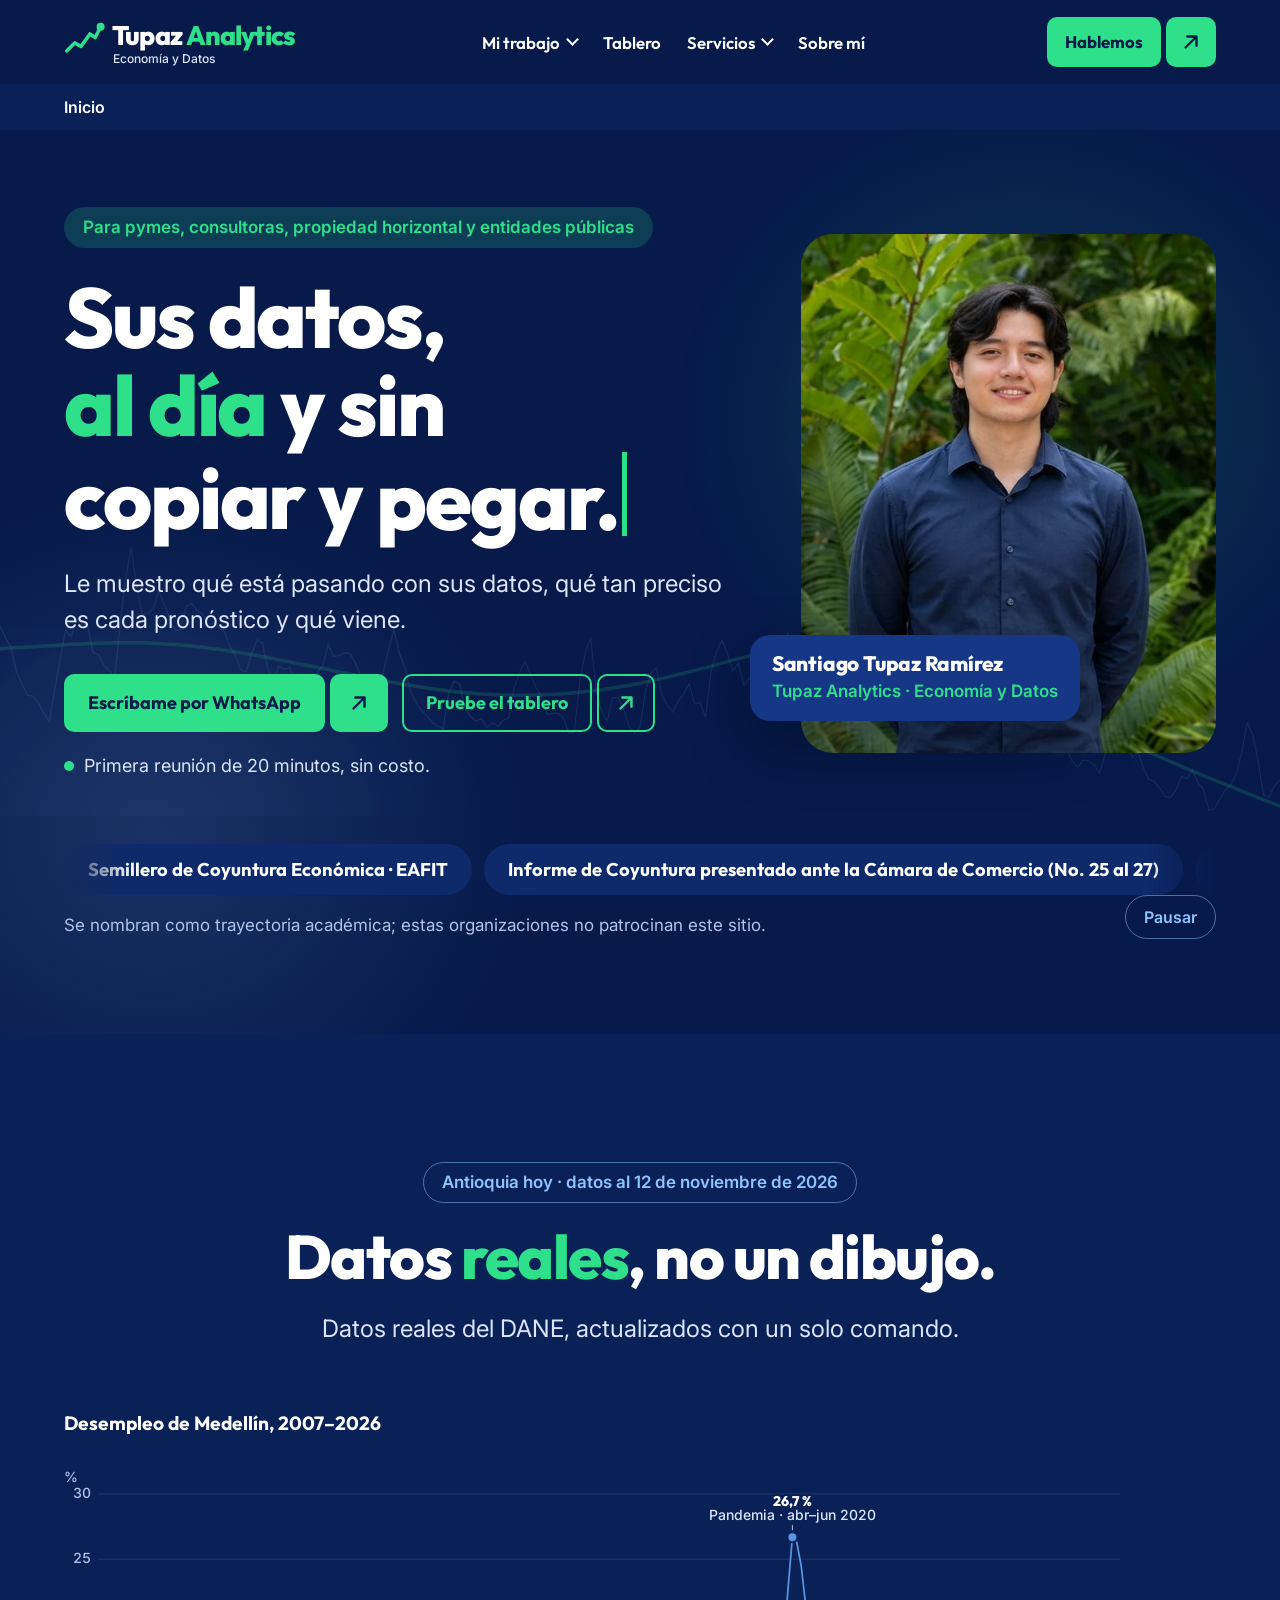
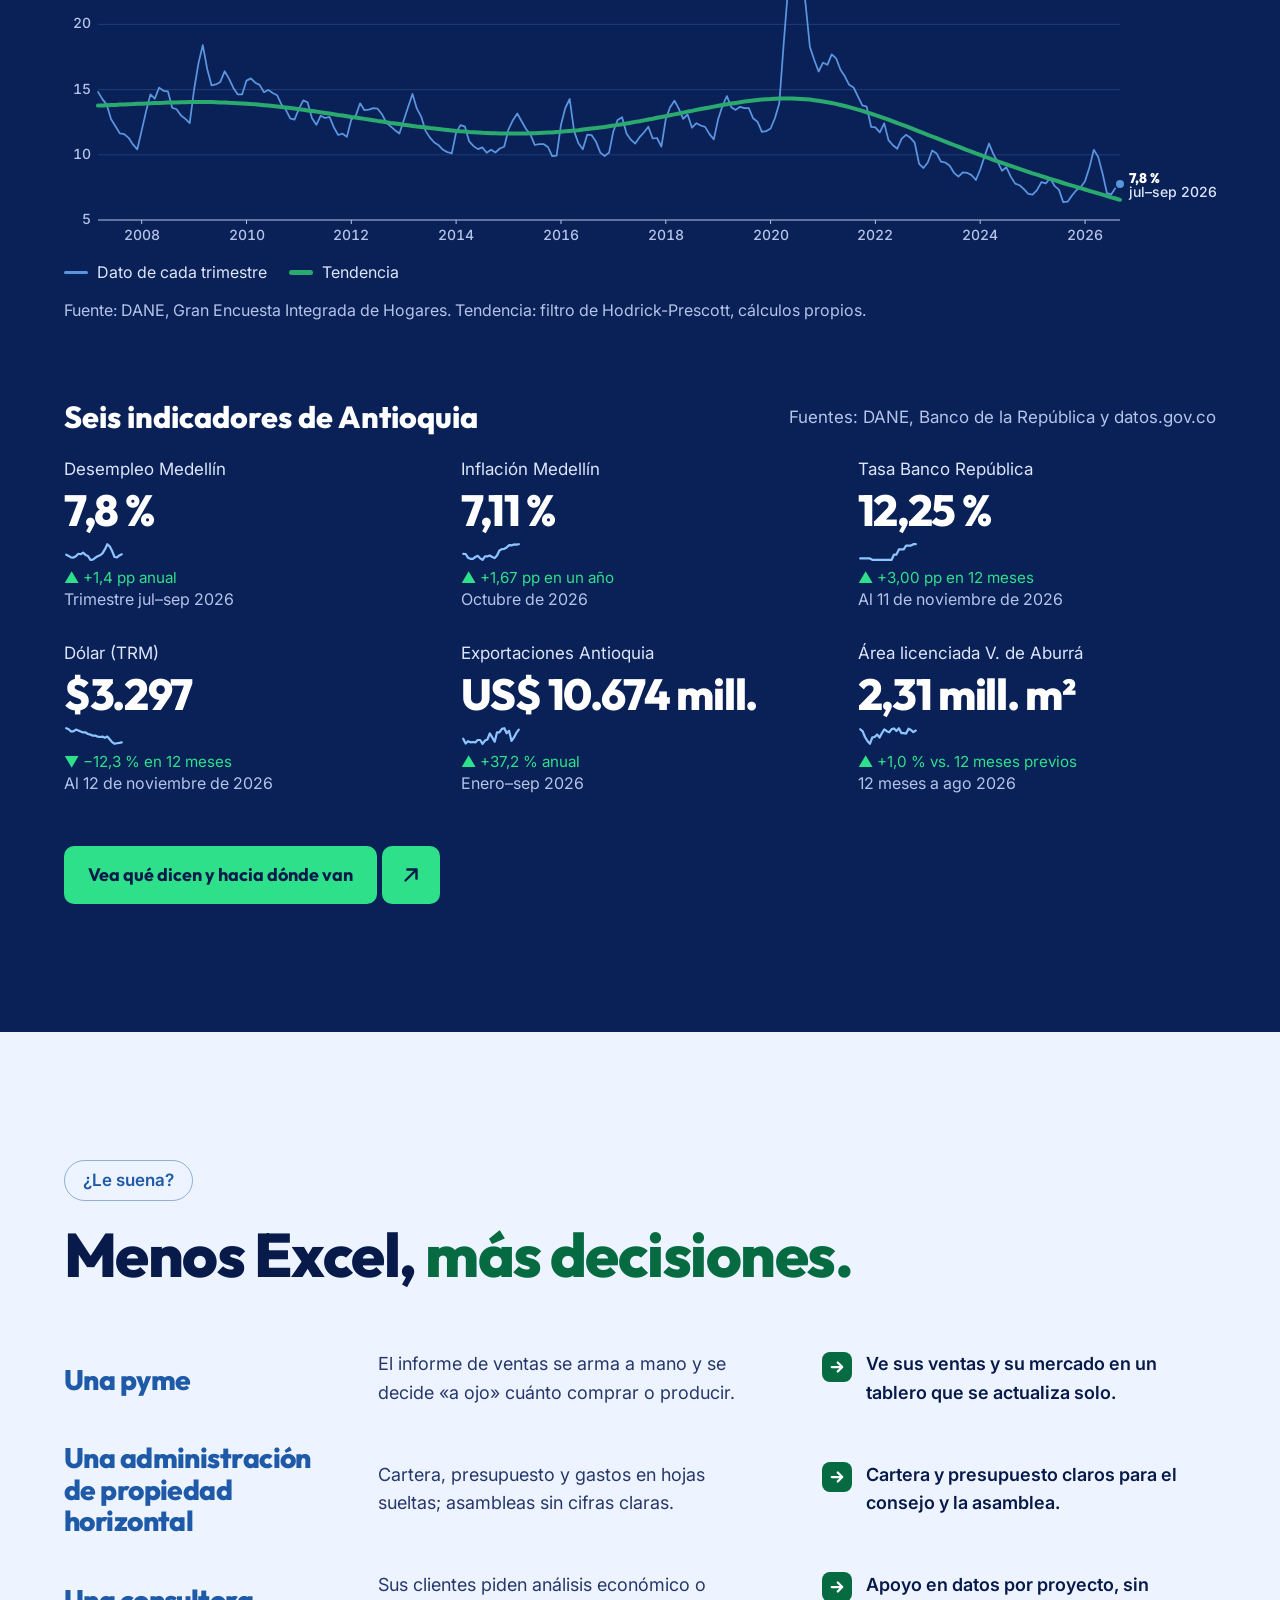
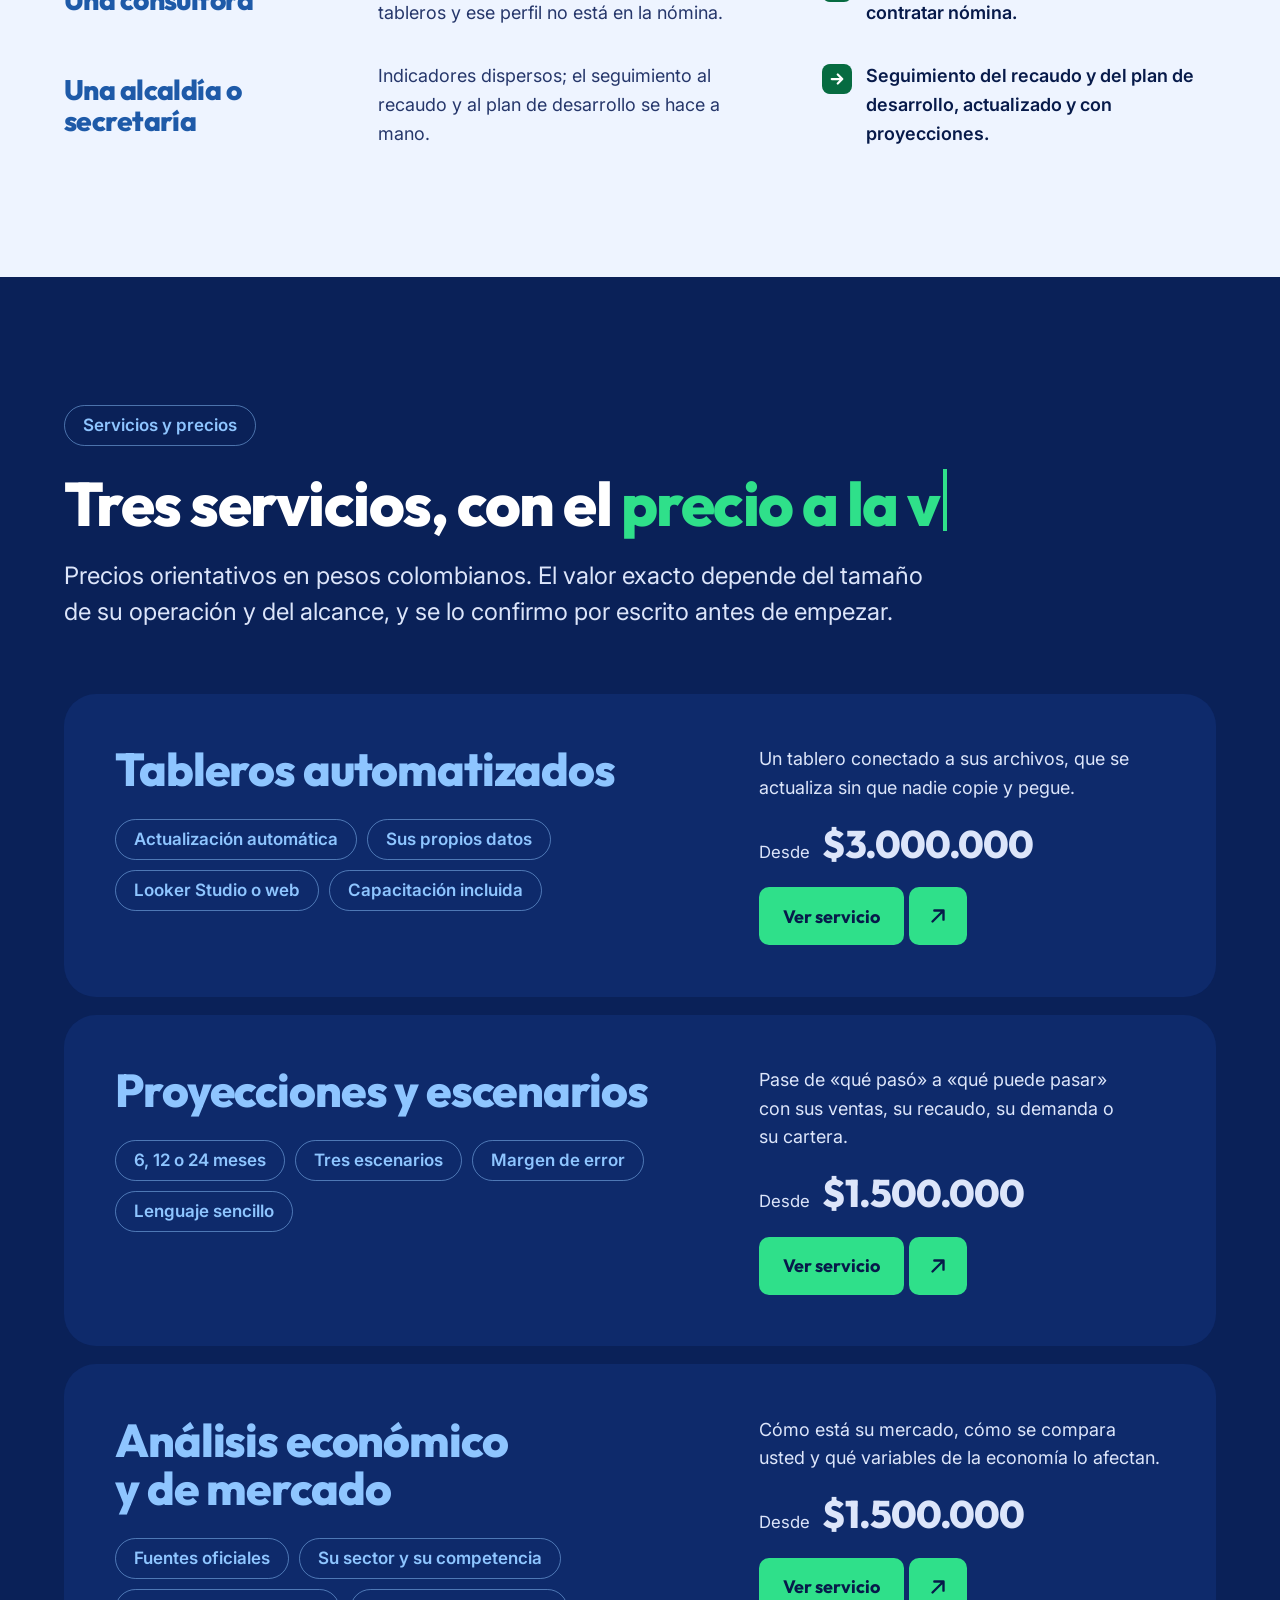
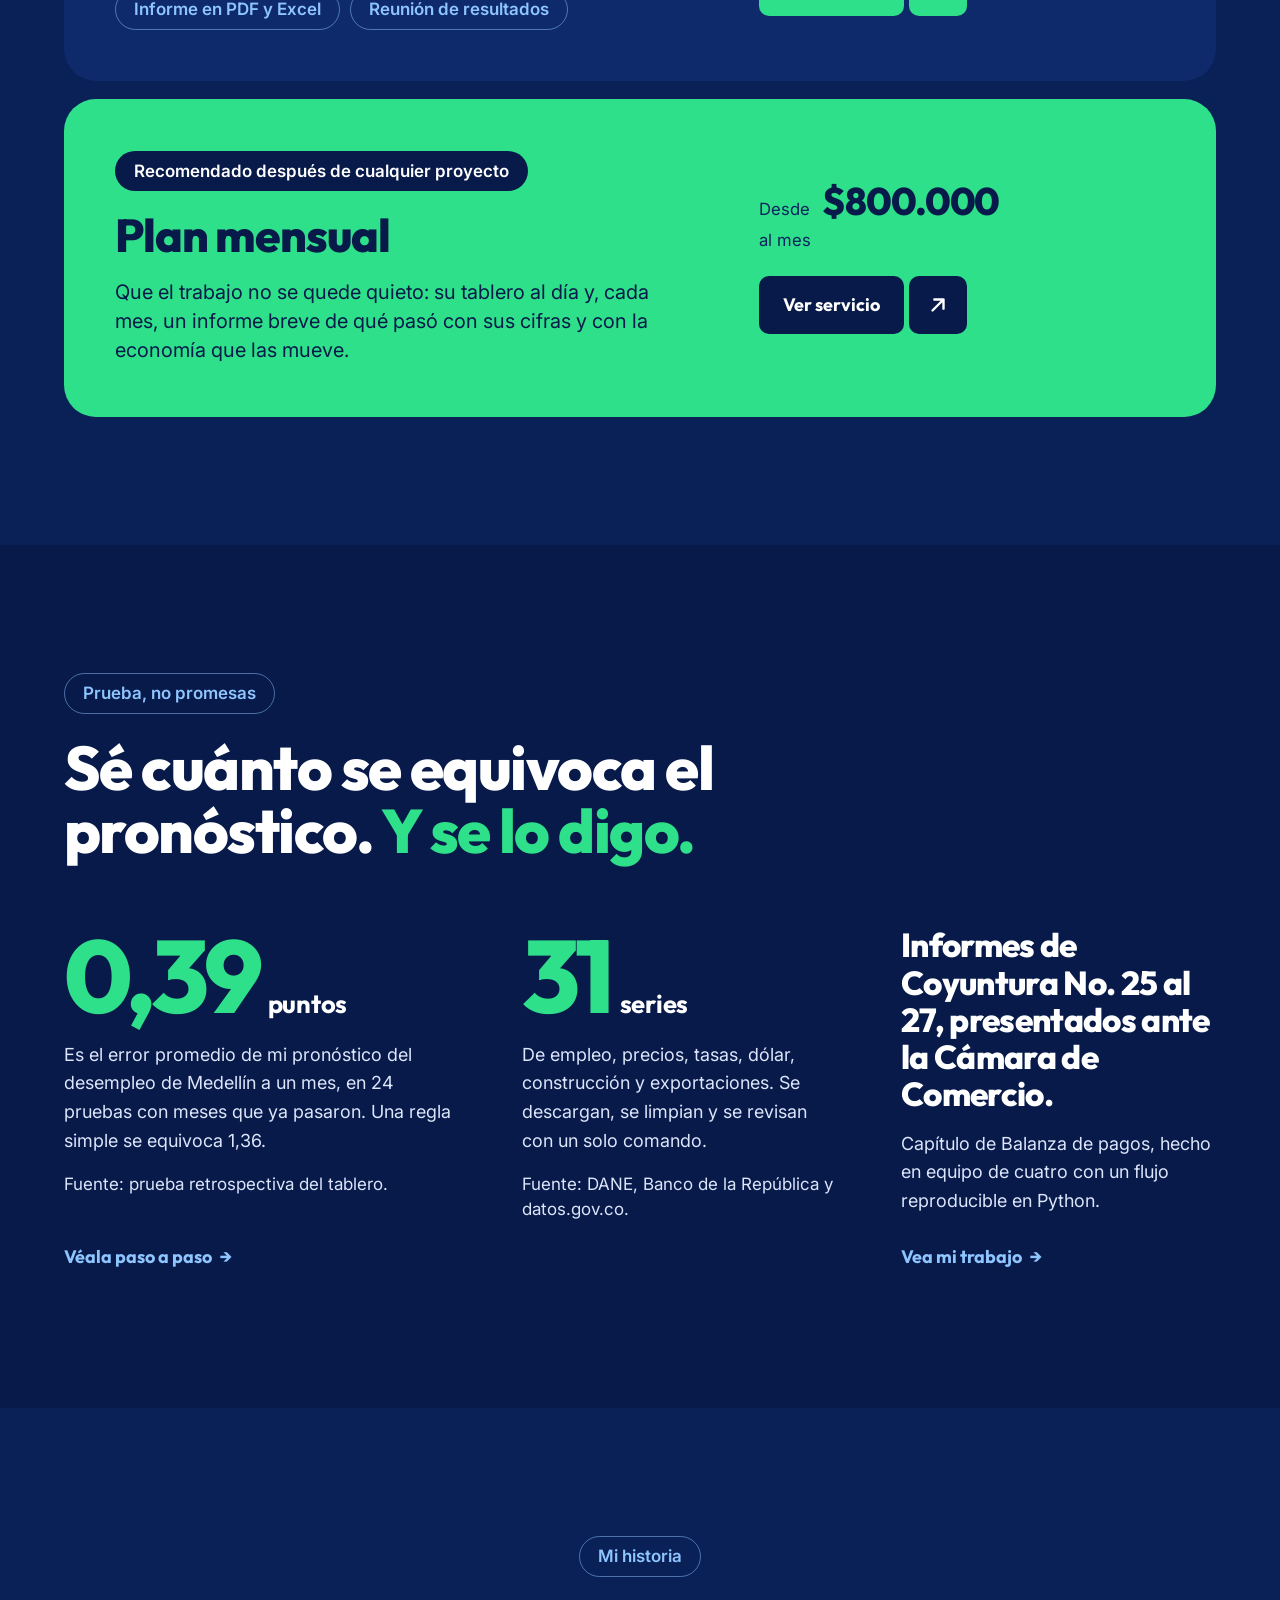
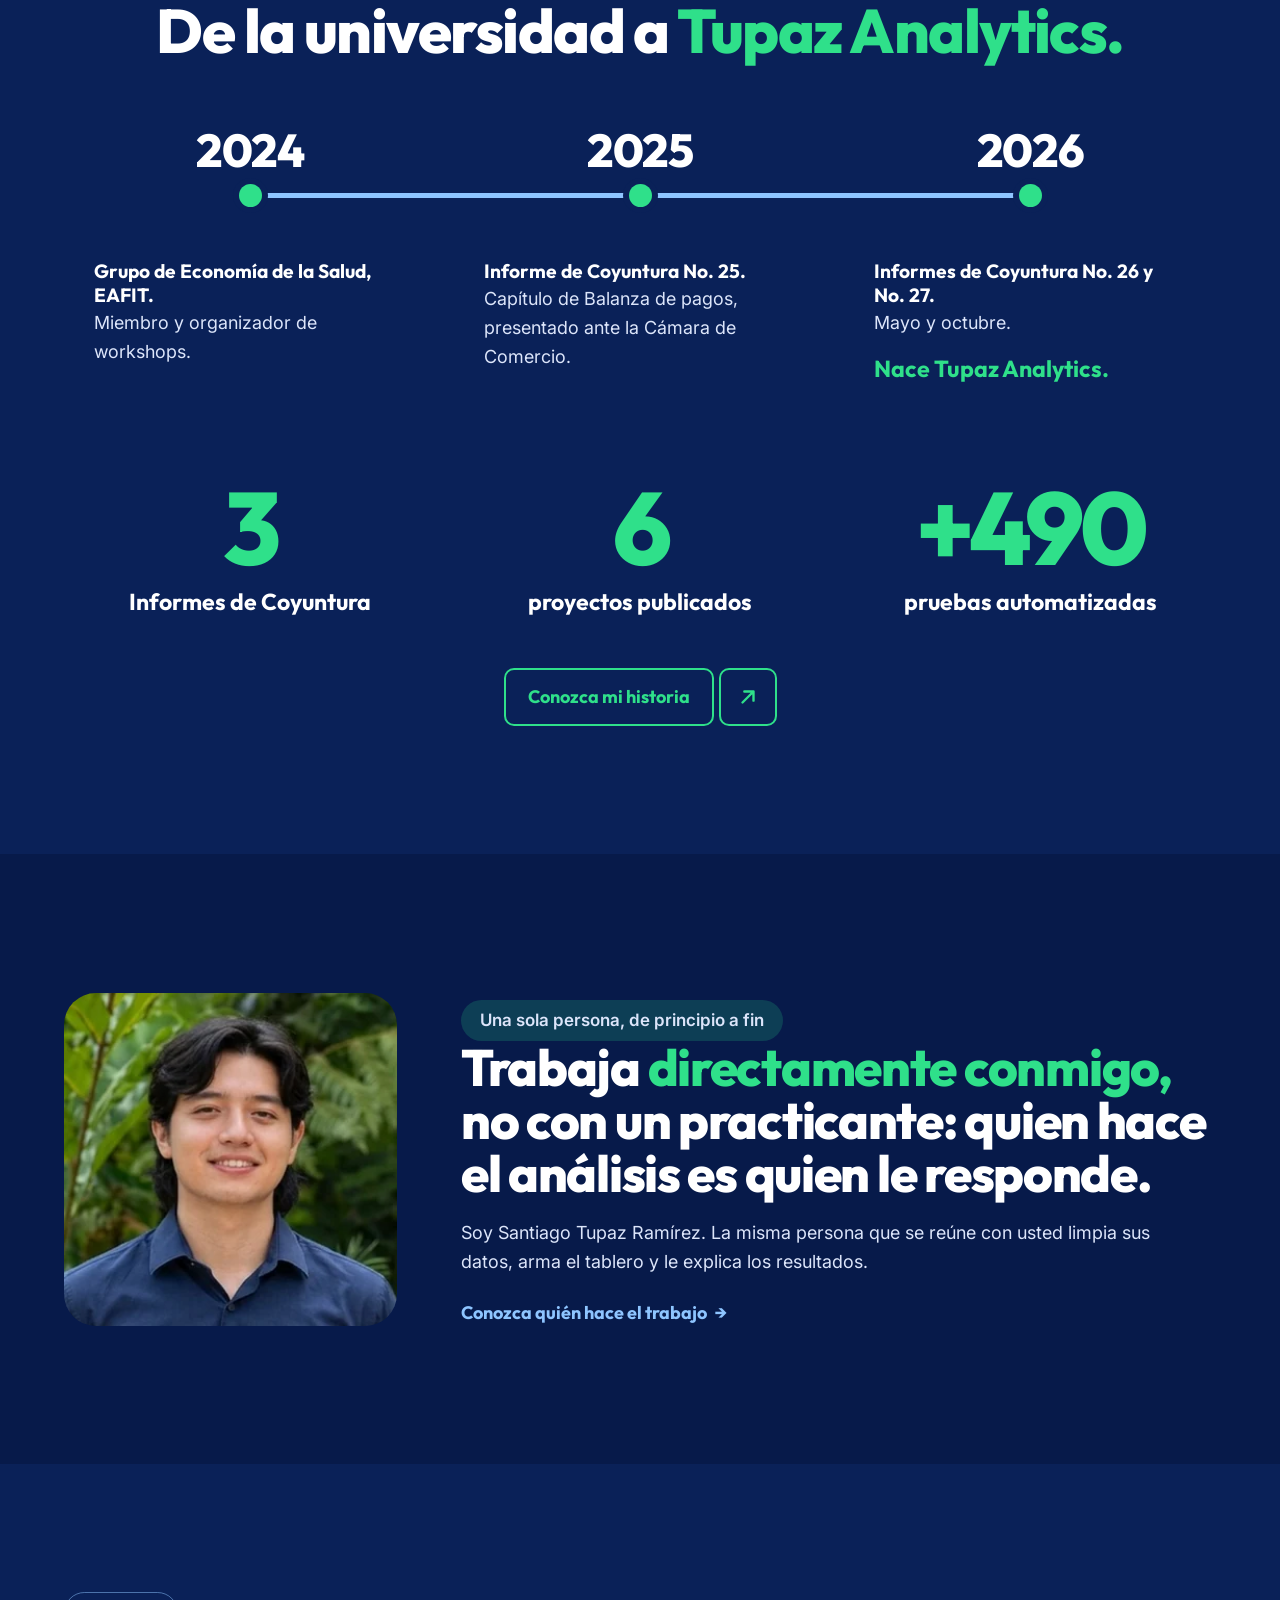
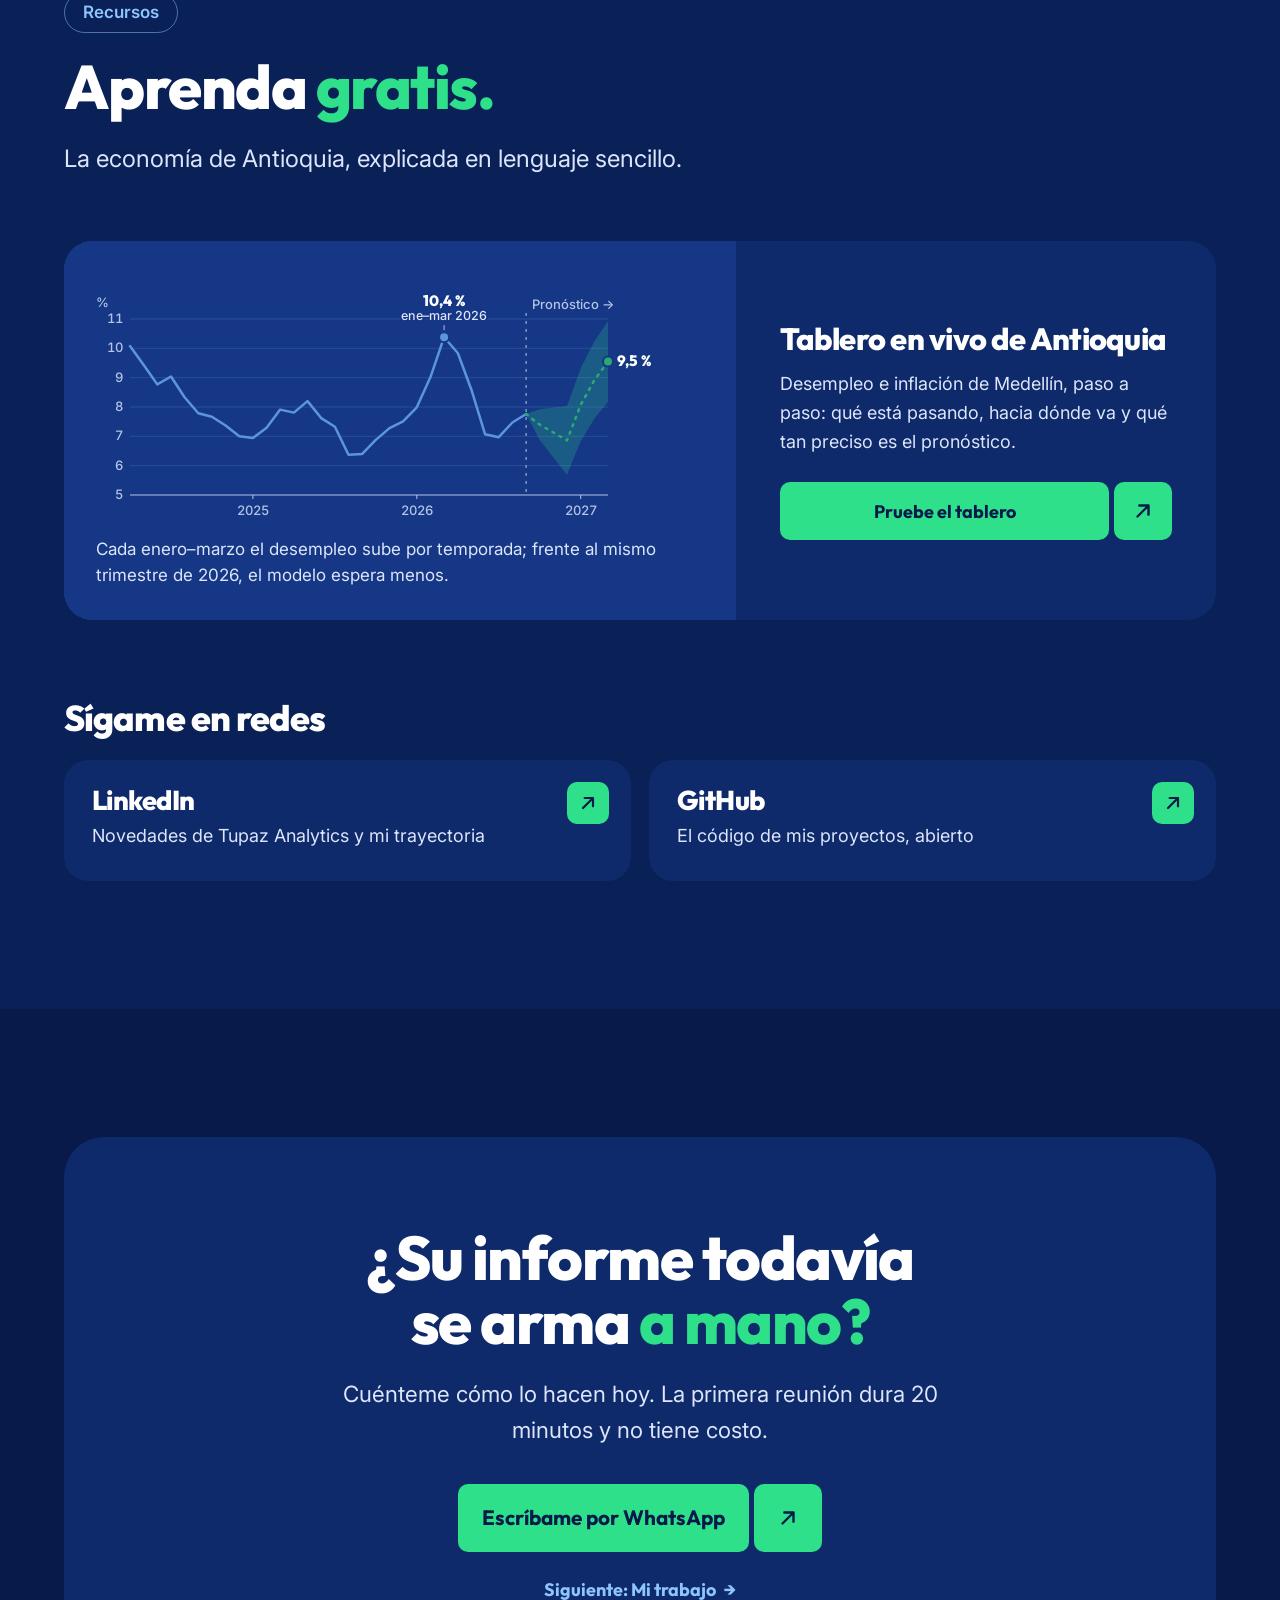
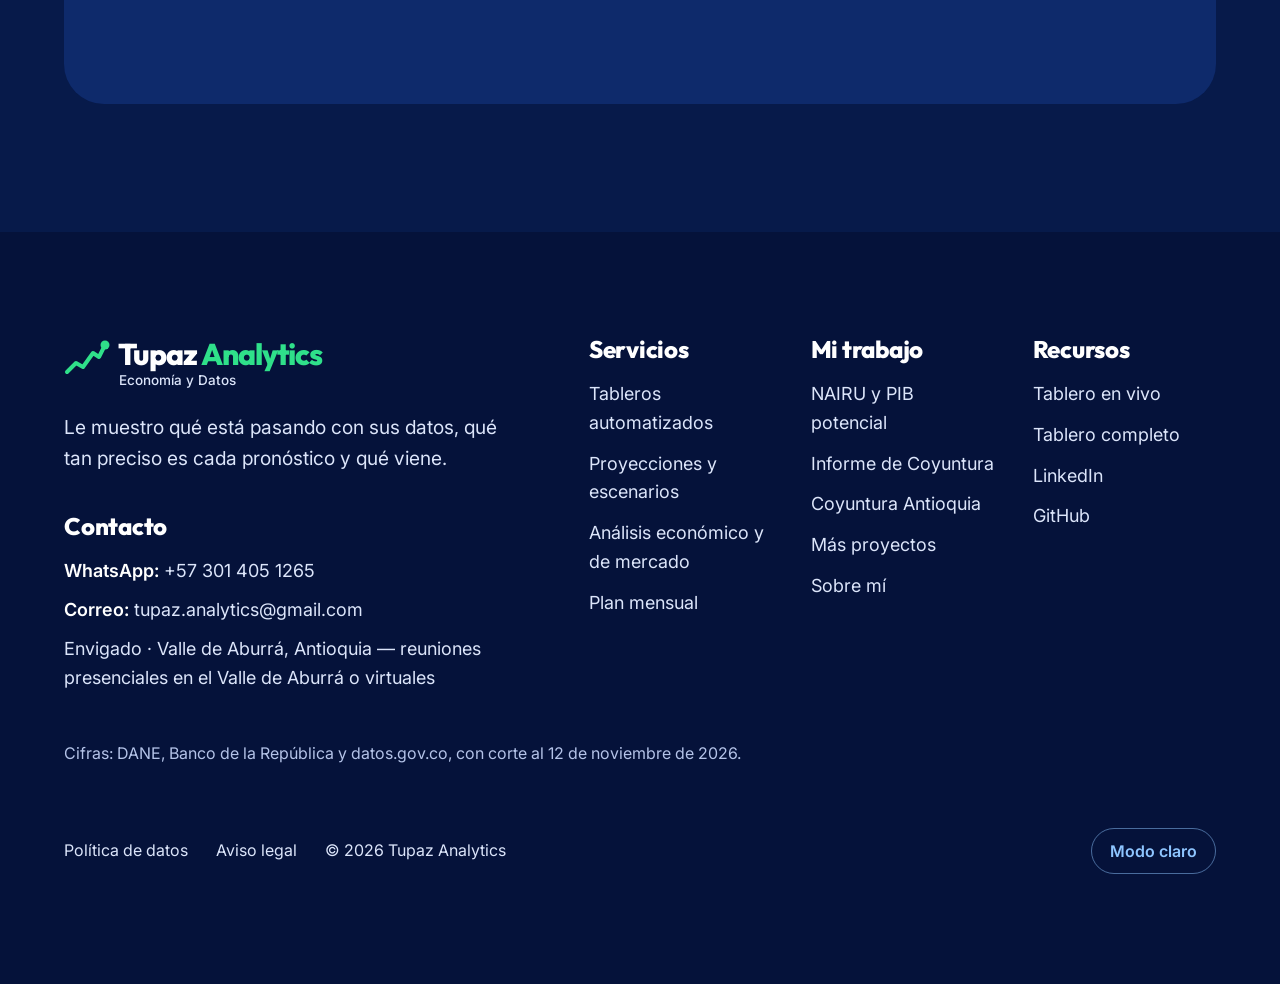
<file: index.html>
<!doctype html>
<html lang="es-CO">
<head>
<meta charset="utf-8">
<meta name="viewport" content="width=device-width, initial-scale=1, viewport-fit=cover">
<!-- Sitio en prueba: no aparece en buscadores. Quitar esta línea al lanzar. -->
<meta name="robots" content="noindex">
<title>Tupaz Analytics · Economía y Datos</title>
<meta name="description" content="Tableros automatizados, proyecciones y análisis económico para pymes, consultoras, propiedad horizontal y entidades públicas del Valle de Aburrá. Primera reunión de 20 minutos, sin costo.">

<!-- Vista previa al compartir por WhatsApp o LinkedIn. La imagen va con dirección completa:
     WhatsApp no lee rutas relativas. Si cambia el dominio, cambia og:url y og:image. -->
<meta property="og:type" content="website">
<meta property="og:locale" content="es_CO">
<meta property="og:site_name" content="Tupaz Analytics">
<meta property="og:title" content="Tupaz Analytics · Economía y Datos">
<meta property="og:description" content="Sus datos, al día y sin copiar y pegar. Tableros automatizados, proyecciones con su margen de error y análisis económico. Pruebe el tablero con datos reales de Medellín.">
<meta property="og:url" content="https://tupxz.github.io/tupaz-analytics/">
<meta property="og:image" content="https://tupxz.github.io/tupaz-analytics/assets/img/og.jpg">
<meta property="og:image:type" content="image/jpeg">
<meta property="og:image:width" content="1200">
<meta property="og:image:height" content="630">
<meta property="og:image:alt" content="Tupaz Analytics · Economía y Datos. Gráfico del desempleo de Medellín con su tendencia.">
<meta name="twitter:card" content="summary_large_image">

<meta name="theme-color" content="#071A4A">
<link rel="icon" href="assets/img/favicon.svg" type="image/svg+xml">

<script>
  // Tema antes de pintar, para que nada parpadee. El sitio es oscuro; «Modo claro» está en el pie.
  (function () {
    var r = document.documentElement, t = null;
    r.classList.add('js');
    try { t = localStorage.getItem('tema'); } catch (e) {}
    if (t === 'claro') r.setAttribute('data-tema', 'claro');
  })();
</script>

<link rel="preconnect" href="https://fonts.googleapis.com">
<link rel="preconnect" href="https://fonts.gstatic.com" crossorigin>
<link href="https://fonts.googleapis.com/css2?family=Inter:wght@400;500;600;700&family=Outfit:wght@600;700;800&display=swap" rel="stylesheet">
<link rel="stylesheet" href="assets/css/estilos.css">
</head>

<body>
<a class="saltar" href="#contenido">Saltar al contenido</a>

<!-- ═══════════ Encabezado: marca, menú con desplegables y WhatsApp ═══════════ -->
<header class="cab" id="cab">
  <div class="ancho cab__fila">
    <a class="logo" href="#inicio" aria-label="Tupaz Analytics, Economía y Datos: ir al inicio"><svg class="logo__svg" viewBox="0 0 264 56" aria-hidden="true" focusable="false"><polyline class="logo__traza" points="3,38 12,29 19,33 29,19 35,23 41,11"/><circle class="logo__punto" cx="41" cy="11" r="4.5"/><text class="logo__texto" x="54" y="31"><tspan class="logo__tupaz">Tupaz</tspan> <tspan class="logo__analytics">Analytics</tspan></text><text class="logo__lema" x="55" y="51">Economía y Datos</text></svg></a>

    <nav class="menu" aria-label="Secciones del sitio">
      <button class="menu__item menu__item--mas" type="button" aria-expanded="false" aria-controls="mega-trabajo" data-pestana="mi-trabajo">Mi trabajo</button>
      <a class="menu__item" href="#tablero" data-pestana="tablero">Tablero</a>
      <button class="menu__item menu__item--mas" type="button" aria-expanded="false" aria-controls="mega-servicios" data-pestana="servicios">Servicios</button>
      <a class="menu__item" href="#sobre-mi" data-pestana="sobre-mi">Sobre mí</a>
    </nav>

    <a class="firma firma--chica cab__accion" href="#hablemos" data-pestana="hablemos"><span class="firma__t">Hablemos</span><span class="firma__f" aria-hidden="true"></span></a>
    <button class="hamb" id="hamb" type="button" aria-expanded="false" aria-controls="movil" aria-label="Abrir el menú"><span></span></button>
  </div>

  <div class="mega" id="mega-trabajo" hidden>
    <div class="ancho">
      <div class="mega__panel mega__panel--4">
        <a class="mega__t" href="#caso-nairu"><b>NAIRU y PIB potencial</b><span>Pipeline de datos en Python, con más de 490 pruebas</span></a>
        <a class="mega__t" href="#caso-informe"><b>Informe de Coyuntura</b><span>Balanza de pagos, informes No. 25 al 27</span></a>
        <a class="mega__t" href="#caso-antioquia"><b>Coyuntura Antioquia</b><span>Un tablero que se arma solo</span></a>
        <a class="mega__t" href="#mas-proyectos"><b>Más proyectos</b><span>Cinco proyectos de la universidad, en línea</span></a>
      </div>
    </div>
  </div>

  <div class="mega" id="mega-servicios" hidden>
    <div class="ancho">
      <div class="mega__panel">
        <a class="mega__t" href="#servicio-tableros"><b>Tableros automatizados</b><span>Sus datos al día, sin copiar y pegar</span></a>
        <a class="mega__t" href="#servicio-proyecciones"><b>Proyecciones y escenarios</b><span>Qué puede pasar con sus ventas o su recaudo</span></a>
        <a class="mega__t" href="#servicio-analisis"><b>Análisis económico y de mercado</b><span>Cómo está su mercado y qué lo afecta</span></a>
        <a class="mega__t mega__t--ancha" href="#plan-mensual"><b>Plan mensual</b><span>Recomendado después de cualquier proyecto · $800.000 – $1.500.000 al mes</span></a>
      </div>
    </div>
  </div>
</header>

<!-- Menú del celular: el mismo menú, con sus desplegables abiertos -->
<div class="movil" id="movil" hidden>
  <div class="ancho">
    <div class="movil__grupo">
      <a class="movil__titulo" href="#mi-trabajo" data-pestana="mi-trabajo">Mi trabajo</a>
      <div class="movil__sub">
        <a href="#caso-nairu"><b>NAIRU y PIB potencial</b><span>Pipeline de datos en Python, con más de 490 pruebas</span></a>
        <a href="#caso-informe"><b>Informe de Coyuntura</b><span>Balanza de pagos, informes No. 25 al 27</span></a>
        <a href="#caso-antioquia"><b>Coyuntura Antioquia</b><span>Un tablero que se arma solo</span></a>
        <a href="#mas-proyectos"><b>Más proyectos</b><span>Cinco proyectos de la universidad, en línea</span></a>
      </div>
    </div>
    <div class="movil__grupo"><a class="movil__titulo" href="#tablero" data-pestana="tablero">Tablero</a></div>
    <div class="movil__grupo">
      <a class="movil__titulo" href="#servicios" data-pestana="servicios">Servicios</a>
      <div class="movil__sub">
        <a href="#servicio-tableros"><b>Tableros automatizados</b><span>Sus datos al día, sin copiar y pegar</span></a>
        <a href="#servicio-proyecciones"><b>Proyecciones y escenarios</b><span>Qué puede pasar con sus ventas o su recaudo</span></a>
        <a href="#servicio-analisis"><b>Análisis económico y de mercado</b><span>Cómo está su mercado y qué lo afecta</span></a>
        <a href="#plan-mensual"><b>Plan mensual</b><span>Recomendado después de cualquier proyecto</span></a>
      </div>
    </div>
    <div class="movil__grupo"><a class="movil__titulo" href="#sobre-mi" data-pestana="sobre-mi">Sobre mí</a></div>
    <div class="movil__grupo"><a class="firma firma--ancha" href="#hablemos" data-pestana="hablemos"><span class="firma__t">Hablemos</span><span class="firma__f" aria-hidden="true"></span></a></div>
  </div>
</div>

<!-- Ruta: siempre dice dónde está el visitante. La llena app.js. -->
<nav class="ruta" id="ruta" aria-label="Usted está aquí">
  <div class="ancho ruta__fila">
    <ol class="ruta__lista" id="ruta-lista"><li><a href="#inicio">Inicio</a></li></ol>
  </div>
</nav>

<main id="contenido">

<!-- ═══════════════════════ 1. INICIO ═══════════════════════ -->
<div class="hoja" id="inicio" data-hoja="inicio">

  <section class="hero" aria-labelledby="t-inicio">
    <div class="hero__fondo" id="hero-fondo" aria-hidden="true"></div>
    <div class="ancho">
      <div class="hero__fila">
        <div class="hero__texto">
          <p class="pildora pildora--verde">Para pymes, consultoras, propiedad horizontal y entidades públicas</p>
          <h1 id="t-inicio" data-escribir>Sus datos, <em>al día</em> y sin copiar y pegar.</h1>
          <p class="bajada">Le muestro qué está pasando con sus datos, qué tan preciso es cada pronóstico y qué viene.</p>
          <div class="hero__acciones">
            <a class="firma" data-wa href="#hablemos"><span class="firma__t">Escríbame por WhatsApp</span><span class="firma__f" aria-hidden="true"></span></a>
            <a class="firma firma--linea" href="#tablero"><span class="firma__t">Pruebe el tablero</span><span class="firma__f" aria-hidden="true"></span></a>
          </div>
          <p class="hero__riesgo">Primera reunión de 20 minutos, sin costo.</p>
        </div>
        <figure class="hero__foto">
          <img src="assets/img/foto-768.webp" srcset="assets/img/foto-384.webp 384w, assets/img/foto-768.webp 768w" sizes="(max-width: 860px) 340px, 460px" width="768" height="960" alt="Santiago Tupaz Ramírez, de Tupaz Analytics" fetchpriority="high">
          <figcaption class="hero__dato">
            <b>Santiago Tupaz Ramírez</b>
            <span>Tupaz Analytics · Economía y Datos</span>
          </figcaption>
        </figure>
      </div>

      <!-- Credenciales: solo texto, sin logos. Rotan despacio y se pueden pausar. -->
      <section class="sellos" id="sellos" aria-label="Credenciales">
        <div class="sellos__ventana">
          <ul class="sellos__riel" id="sellos-riel">
            <li>Semillero de Coyuntura Económica · EAFIT</li>
            <li>Informe de Coyuntura presentado ante la Cámara de Comercio (No. 25 al 27)</li>
            <li>Monitor · Conferencia Internacional AREUEA 2026</li>
            <li>Miembro de DAMA Antioquia</li>
            <li>FENADECO</li>
            <li>Certificado en Evaluación de Impacto en RStudio</li>
          </ul>
        </div>
        <div class="sellos__cabeza">
          <p class="nota">Se nombran como trayectoria académica; estas organizaciones no patrocinan este sitio.</p>
          <button class="sellos__pausa" id="sellos-pausa" type="button" aria-pressed="false" hidden>Pausar</button>
        </div>
      </section>
    </div>
  </section>

  <section class="seccion seccion--banda" data-ruta="Antioquia hoy" aria-labelledby="t-hoy">
    <div class="ancho">
      <header class="seccion__cabeza seccion__cabeza--centro">
        <p class="pildora" data-solo-con-datos>Antioquia hoy · datos al <span data-dato="corte"></span></p>
        <h2 id="t-hoy">Datos <em>reales</em>, no un dibujo.</h2>
        <p class="bajada">Datos reales del DANE, actualizados con un solo comando.</p>
      </header>

      <figure class="portada-grafico">
        <figcaption class="figura__titulo">Desempleo de Medellín, <span data-dato="portada-rango">2007–2026</span></figcaption>
        <div class="lienzo" id="grafico-portada" data-alto="400" data-alto-movil="260"></div>
        <ul class="leyenda" aria-hidden="true">
          <li><i class="muestra muestra--azul"></i>Dato de cada trimestre</li>
          <li><i class="muestra muestra--verde muestra--gruesa"></i>Tendencia</li>
        </ul>
        <p class="figura__fuente">Fuente: DANE, Gran Encuesta Integrada de Hogares. Tendencia: filtro de Hodrick-Prescott, cálculos propios.</p>
      </figure>

      <div class="hoy" id="hoy" hidden>
        <div class="hoy__cabeza">
          <p>Seis indicadores de Antioquia</p>
          <span class="nota">Fuentes: DANE, Banco de la República y datos.gov.co</span>
        </div>
        <ul class="hoy__lista" id="hoy-lista"></ul>
      </div>

      <p class="seccion__pie"><a class="firma" href="#tablero"><span class="firma__t">Vea qué dicen y hacia dónde van</span><span class="firma__f" aria-hidden="true"></span></a></p>
    </div>
  </section>

  <section class="seccion franja-clara" data-ruta="¿Le suena?" aria-labelledby="t-suena">
    <div class="ancho">
      <header class="seccion__cabeza">
        <p class="pildora">¿Le suena?</p>
        <h2 id="t-suena">Menos Excel, <em>más decisiones.</em></h2>
      </header>
      <div class="suena">
        <div class="suena__fila">
          <p class="suena__quien">Una pyme</p>
          <p class="suena__hoy">El informe de ventas se arma a mano y se decide «a ojo» cuánto comprar o producir.</p>
          <p class="suena__cambio">Ve sus ventas y su mercado en un tablero que se actualiza solo.</p>
        </div>
        <div class="suena__fila">
          <p class="suena__quien">Una administración de propiedad horizontal</p>
          <p class="suena__hoy">Cartera, presupuesto y gastos en hojas sueltas; asambleas sin cifras claras.</p>
          <p class="suena__cambio">Cartera y presupuesto claros para el consejo y la asamblea.</p>
        </div>
        <div class="suena__fila">
          <p class="suena__quien">Una consultora</p>
          <p class="suena__hoy">Sus clientes piden análisis económico o tableros y ese perfil no está en la nómina.</p>
          <p class="suena__cambio">Apoyo en datos por proyecto, sin contratar nómina.</p>
        </div>
        <div class="suena__fila">
          <p class="suena__quien">Una alcaldía o secretaría</p>
          <p class="suena__hoy">Indicadores dispersos; el seguimiento al recaudo y al plan de desarrollo se hace a mano.</p>
          <p class="suena__cambio">Seguimiento del recaudo y del plan de desarrollo, actualizado y con proyecciones.</p>
        </div>
      </div>
    </div>
  </section>

  <section class="seccion seccion--banda" data-ruta="Servicios" aria-labelledby="t-inicio-servicios">
    <div class="ancho">
      <header class="seccion__cabeza">
        <p class="pildora">Servicios y precios</p>
        <h2 id="t-inicio-servicios" data-escribir>Tres servicios, con el <em>precio a la vista.</em></h2>
        <p class="bajada">Precios orientativos en pesos colombianos. El valor exacto depende del tamaño de su operación y del alcance, y se lo confirmo por escrito antes de empezar.</p>
      </header>
      <div class="filas">
        <article class="fila">
          <div>
            <h3>Tableros automatizados</h3>
            <ul class="pildoras"><li class="pildora">Actualización automática</li><li class="pildora">Sus propios datos</li><li class="pildora">Looker Studio o web</li><li class="pildora">Capacitación incluida</li></ul>
          </div>
          <div class="fila__lado">
            <p>Un tablero conectado a sus archivos, que se actualiza sin que nadie copie y pegue.</p>
            <p class="precio"><span>Desde</span><b>$3.000.000</b></p>
            <a class="firma" href="#servicio-tableros"><span class="firma__t">Ver servicio</span><span class="firma__f" aria-hidden="true"></span></a>
          </div>
        </article>
        <article class="fila">
          <div>
            <h3>Proyecciones y escenarios</h3>
            <ul class="pildoras"><li class="pildora">6, 12 o 24 meses</li><li class="pildora">Tres escenarios</li><li class="pildora">Margen de error</li><li class="pildora">Lenguaje sencillo</li></ul>
          </div>
          <div class="fila__lado">
            <p>Pase de «qué pasó» a «qué puede pasar» con sus ventas, su recaudo, su demanda o su cartera.</p>
            <p class="precio"><span>Desde</span><b>$1.500.000</b></p>
            <a class="firma" href="#servicio-proyecciones"><span class="firma__t">Ver servicio</span><span class="firma__f" aria-hidden="true"></span></a>
          </div>
        </article>
        <article class="fila">
          <div>
            <h3>Análisis económico y de mercado</h3>
            <ul class="pildoras"><li class="pildora">Fuentes oficiales</li><li class="pildora">Su sector y su competencia</li><li class="pildora">Informe en PDF y Excel</li><li class="pildora">Reunión de resultados</li></ul>
          </div>
          <div class="fila__lado">
            <p>Cómo está su mercado, cómo se compara usted y qué variables de la economía lo afectan.</p>
            <p class="precio"><span>Desde</span><b>$1.500.000</b></p>
            <a class="firma" href="#servicio-analisis"><span class="firma__t">Ver servicio</span><span class="firma__f" aria-hidden="true"></span></a>
          </div>
        </article>
      </div>
      <article class="plan plan--corto">
        <div>
          <p class="pildora pildora--oscura">Recomendado después de cualquier proyecto</p>
          <h3>Plan mensual</h3>
          <p class="plan__beneficio">Que el trabajo no se quede quieto: su tablero al día y, cada mes, un informe breve de qué pasó con sus cifras y con la economía que las mueve.</p>
        </div>
        <div class="fila__lado">
          <p class="precio"><span>Desde</span><b>$800.000</b><small>al mes</small></p>
          <a class="firma firma--oscura" href="#plan-mensual"><span class="firma__t">Ver servicio</span><span class="firma__f" aria-hidden="true"></span></a>
        </div>
      </article>
    </div>
  </section>

  <section class="seccion" data-ruta="Prueba" aria-labelledby="t-prueba">
    <div class="ancho">
      <header class="seccion__cabeza">
        <p class="pildora">Prueba, no promesas</p>
        <h2 id="t-prueba">Sé cuánto se equivoca el pronóstico. <em>Y se lo digo.</em></h2>
      </header>
      <div class="pruebas">
        <div class="prueba prueba--grande">
          <p class="cifra"><span data-dato="mae">0,39</span><small>puntos</small></p>
          <p>Es el error promedio de mi pronóstico del desempleo de Medellín a un mes, en <span data-dato="n-pruebas">24</span> pruebas con meses que ya pasaron. Una regla simple se equivoca <span data-dato="mae-simple">1,36</span>.</p>
          <p class="nota">Fuente: prueba retrospectiva del tablero.</p>
          <a class="flecha" href="#tablero">Véala paso a paso <span aria-hidden="true">→</span></a>
        </div>
        <div class="prueba">
          <p class="cifra"><span data-dato="n-series">31</span><small>series</small></p>
          <p>De empleo, precios, tasas, dólar, construcción y exportaciones. Se descargan, se limpian y se revisan con un solo comando.</p>
          <p class="nota">Fuente: DANE, Banco de la República y datos.gov.co.</p>
        </div>
        <div class="prueba">
          <p class="prueba__cita">Informes de Coyuntura No. 25 al 27, presentados ante la Cámara de Comercio.</p>
          <p>Capítulo de Balanza de pagos, hecho en equipo de cuatro con un flujo reproducible en Python.</p>
          <a class="flecha" href="#caso-informe">Vea mi trabajo <span aria-hidden="true">→</span></a>
        </div>
      </div>
    </div>
  </section>

  <section class="seccion seccion--banda" data-ruta="Mi historia" aria-labelledby="t-inicio-historia">
    <div class="ancho">
      <header class="seccion__cabeza seccion__cabeza--centro">
        <p class="pildora">Mi historia</p>
        <h2 id="t-inicio-historia">De la universidad a <em>Tupaz Analytics.</em></h2>
      </header>
      <ol class="historia historia--corta">
        <li><p class="historia__anio">2024</p><ul class="historia__hitos"><li><b>Grupo de Economía de la Salud, EAFIT.</b> Miembro y organizador de workshops.</li></ul></li>
        <li><p class="historia__anio">2025</p><ul class="historia__hitos"><li><b>Informe de Coyuntura No. 25.</b> Capítulo de Balanza de pagos, presentado ante la Cámara de Comercio.</li></ul></li>
        <li><p class="historia__anio">2026</p><ul class="historia__hitos"><li><b>Informes de Coyuntura No. 26 y No. 27.</b> Mayo y octubre.</li><li class="historia__hito"><b>Nace Tupaz Analytics.</b></li></ul></li>
      </ol>
      <div class="cifras">
        <div><p class="cifra">3</p><p>Informes de Coyuntura</p></div>
        <div><p class="cifra">6</p><p>proyectos publicados</p></div>
        <div><p class="cifra">+490</p><p>pruebas automatizadas</p></div>
      </div>
      <p class="seccion__pie seccion__pie--centro"><a class="firma firma--linea" href="#historia"><span class="firma__t">Conozca mi historia</span><span class="firma__f" aria-hidden="true"></span></a></p>
    </div>
  </section>

  <section class="seccion" data-ruta="Trabaja conmigo" aria-labelledby="t-directo">
    <div class="ancho">
      <div class="directo">
        <img class="directo__foto" src="assets/img/foto-cara-320.webp" srcset="assets/img/foto-cara-160.webp 160w, assets/img/foto-cara-320.webp 320w" sizes="260px" width="320" height="320" alt="Santiago Tupaz Ramírez" loading="lazy" decoding="async">
        <div>
          <p class="pildora pildora--verde">Una sola persona, de principio a fin</p>
          <h2 id="t-directo">Trabaja <em>directamente conmigo,</em> no con un practicante: quien hace el análisis es quien le responde.</h2>
          <p>Soy Santiago Tupaz Ramírez. La misma persona que se reúne con usted limpia sus datos, arma el tablero y le explica los resultados.</p>
          <a class="flecha" href="#sobre-mi">Conozca quién hace el trabajo <span aria-hidden="true">→</span></a>
        </div>
      </div>
    </div>
  </section>

  <section class="seccion seccion--banda" data-ruta="Aprenda gratis" aria-labelledby="t-gratis">
    <div class="ancho">
      <header class="seccion__cabeza">
        <p class="pildora">Recursos</p>
        <h2 id="t-gratis">Aprenda <em>gratis.</em></h2>
        <p class="bajada">La economía de Antioquia, explicada en lenguaje sencillo.</p>
      </header>
      <article class="tarjeta tarjeta--ancha">
        <div class="tarjeta__arriba">
          <div class="lienzo" id="grafico-tarjeta" data-alto="250" data-alto-movil="210"></div>
          <p class="tarjeta__nota" id="nota-tarjeta">Cada enero–marzo el desempleo sube por temporada; frente al mismo trimestre de 2026, el modelo espera menos.</p>
        </div>
        <div class="tarjeta__cuerpo">
          <h3>Tablero en vivo de Antioquia</h3>
          <p>Desempleo e inflación de Medellín, paso a paso: qué está pasando, hacia dónde va y qué tan preciso es el pronóstico.</p>
          <a class="firma firma--ancha" href="#tablero"><span class="firma__t">Pruebe el tablero</span><span class="firma__f" aria-hidden="true"></span></a>
        </div>
      </article>

      <h3 class="redes__titulo">Sígame en redes</h3>
      <div class="redes">
        <a class="red" data-red="linkedin" href="https://linkedin.com/in/santiago-tupaz-ram%C3%ADrez-2b87082b3" target="_blank" rel="noopener"><b>LinkedIn</b><span>Novedades de Tupaz Analytics y mi trayectoria</span></a>
        <a class="red" data-red="github" href="https://github.com/Tupxz" target="_blank" rel="noopener"><b>GitHub</b><span>El código de mis proyectos, abierto</span></a>
      </div>
    </div>
  </section>

  <section class="seccion">
    <div class="ancho">
      <aside class="cierre">
        <h2>¿Su informe todavía se arma <em>a mano?</em></h2>
        <p>Cuénteme cómo lo hacen hoy. La primera reunión dura 20 minutos y no tiene costo.</p>
        <div class="cierre__acciones">
          <a class="firma firma--grande" data-wa href="#hablemos"><span class="firma__t">Escríbame por WhatsApp</span><span class="firma__f" aria-hidden="true"></span></a>
          <a class="flecha" href="#mi-trabajo">Siguiente: Mi trabajo <span aria-hidden="true">→</span></a>
        </div>
      </aside>
    </div>
  </section>
</div>

<!-- ═══════════════════════ 2. MI TRABAJO ═══════════════════════ -->
<div class="hoja" id="mi-trabajo" data-hoja="mi-trabajo">
  <header class="pagina__cabeza">
    <div class="ancho">
      <p class="pildora">Mi trabajo</p>
      <h1>Trabajo que usted puede <em>revisar.</em></h1>
      <p class="bajada">Cada caso dice de dónde partí, qué hice y qué quedó, con su enlace.</p>
    </div>
  </header>

  <section class="seccion seccion--corta" style="padding-top:0">
    <div class="ancho casos">
      <article class="caso" id="caso-nairu" data-ruta="Caso NAIRU">
        <ul class="pildoras"><li class="pildora pildora--verde">Caso principal</li><li class="pildora">Python</li></ul>
        <h2>NAIRU y PIB potencial: un pipeline de datos en Python</h2>
        <p class="nota">Series de DANE, Banco de la República, FRED, ANDI y Penn World Table</p>
        <p class="sirve"><b>Esto le sirve a usted para</b> distinguir si un cambio en sus ventas o en su recaudo es de temporada, del ciclo de la economía o de fondo, con datos de varias fuentes reunidos y revisados de forma automática.</p>
        <div class="caso__partes">
          <div class="caso__parte">
            <h3>De dónde partí</h3>
            <p>La NAIRU (el desempleo que no acelera la inflación) y el PIB potencial no se pueden observar: hay que estimarlos con series de varias fuentes, que llegan en formatos distintos.</p>
          </div>
          <div class="caso__parte">
            <h3>Qué hice</h3>
            <p>Un pipeline en Python que reúne las series del DANE, el Banco de la República, FRED, la ANDI y la Penn World Table, y estima las dos variables con filtros de Kalman y Boosted HP.</p>
          </div>
          <div class="caso__parte caso__parte--quedo">
            <h3>Qué quedó</h3>
            <ul>
              <li>Un sitio público con los resultados.</li>
              <li><b>Más de 490</b> pruebas automatizadas.</li>
            </ul>
          </div>
        </div>
        <p class="caso__pie"><a class="firma" href="https://tupxz.github.io/scraping-NAIRU/" target="_blank" rel="noopener"><span class="firma__t">Ver caso</span><span class="firma__f" aria-hidden="true"></span></a></p>
      </article>

      <article class="caso" id="caso-informe" data-ruta="Informe de Coyuntura">
        <ul class="pildoras"><li class="pildora">En equipo de cuatro</li><li class="pildora">Python</li></ul>
        <h2>Informe de Coyuntura, presentado ante la Cámara de Comercio</h2>
        <p class="nota">Semillero de Coyuntura Económica · EAFIT · desde junio de 2025</p>
        <p class="sirve"><b>Esto le sirve a usted para</b> entender cómo el dólar, el comercio exterior y la inflación pueden mover sus costos y sus ventas, en un informe que se actualiza con el mismo flujo cada vez.</p>
        <div class="caso__partes">
          <div class="caso__parte">
            <h3>De dónde partí</h3>
            <p>El Semillero de Coyuntura Económica de EAFIT presenta su Informe de Coyuntura ante la Cámara de Comercio y mantiene un tablero económico con datos públicos.</p>
          </div>
          <div class="caso__parte">
            <h3>Qué hice</h3>
            <p>En equipo de cuatro, el capítulo de Balanza de pagos de los informes No. 25 (octubre de 2025) al No. 27 (octubre de 2026), con un flujo reproducible en Python: datos, análisis y gráficos. Además, web scraping y automatización para recolectar los datos del tablero.</p>
          </div>
          <div class="caso__parte caso__parte--quedo">
            <h3>Qué quedó</h3>
            <ul>
              <li>Capítulo de Balanza de pagos en tres informes, con comparación frente a Chile, Perú, Brasil, México y Sudáfrica.</li>
              <li>Participación en el capítulo 6, Inflación y política monetaria, del Informe No. 26 (mayo de 2026).</li>
            </ul>
          </div>
        </div>
        <p class="caso__pie"><a class="firma firma--linea" href="https://www.eafit.edu.co/sistema-ciencia-tecnologia-innovacion/investigacion/nuestros-semilleros/investigacion-analisis-coyuntura-economica" target="_blank" rel="noopener"><span class="firma__t">Página del semillero</span><span class="firma__f" aria-hidden="true"></span></a></p>
      </article>

      <article class="caso" id="caso-antioquia" data-ruta="Coyuntura Antioquia">
        <ul class="pildoras"><li class="pildora">Demo de Tupaz Analytics</li><li class="pildora">Python</li></ul>
        <h2>Coyuntura Antioquia: un tablero que se arma solo</h2>
        <p class="nota">Datos del DANE y del Banco de la República</p>
        <p class="sirve"><b>Esto le sirve a usted para</b> tener sus cifras clave al día sin que nadie copie y pegue, y saber cuánto puede creerle a cada pronóstico.</p>
        <div class="caso__partes">
          <div class="caso__parte">
            <h3>De dónde partí</h3>
            <p>Las cifras de empleo, precios, tasas y actividad de Antioquia están en varias páginas oficiales, en archivos que cambian de dirección cada mes.</p>
          </div>
          <div class="caso__parte">
            <h3>Qué hice</h3>
            <p>Un programa que, con un solo comando, descarga los datos, los limpia, los revisa, calcula pronósticos y arma el tablero con su análisis escrito.</p>
          </div>
          <div class="caso__parte caso__parte--quedo">
            <h3>Qué quedó</h3>
            <ul>
              <li><b data-dato="n-series">31</b> series que se actualizan sin copiar ni pegar.</li>
              <li>Pronósticos con su error medido: <b><span data-dato="mae">0,39</span> puntos</b> a un mes en desempleo.</li>
            </ul>
          </div>
        </div>
        <p class="caso__pie"><a class="firma" href="#tablero"><span class="firma__t">Pruebe el tablero</span><span class="firma__f" aria-hidden="true"></span></a></p>
      </article>
    </div>
  </section>

  <section class="seccion franja-clara" id="mas-proyectos" data-ruta="Más proyectos" aria-labelledby="t-mas">
    <div class="ancho">
      <header class="seccion__cabeza">
        <p class="pildora">Proyectos de la universidad</p>
        <h2 id="t-mas">Más proyectos, <em>publicados en línea</em></h2>
      </header>
      <ul class="proyectos">
        <li><a href="https://tupxz.github.io/ciclos_economicos/site/index.html" target="_blank" rel="noopener"><span><i>Macroeconomía 3 · EAFIT</i><b>Análisis insumo-producto y ciclos económicos</b></span><span><em class="sirve"><b>Esto le sirve a usted para</b> ver qué sectores le compran y le venden al suyo, y cómo una caída en uno se transmite a los demás.</em><small>Python: inversa de Leontief, encadenamientos entre sectores, filtro HP y hechos estilizados.</small></span></a></li>
        <li><a href="https://tupxz.github.io/eps-industrial-organization/" target="_blank" rel="noopener"><span><i>Organización Industrial · EAFIT</i><b>Poder de mercado de las EPS en Colombia, 2014–2024</b></span><span><em class="sirve"><b>Esto le sirve a usted para</b> medir qué tan concentrado está su mercado y cuánto pesa cada competidor.</em><small>Panel por EPS, departamento y año; índices de concentración HHI y CR4.</small></span></a></li>
        <li><a href="https://tupxz.github.io/R2-ECV-Med/" target="_blank" rel="noopener"><span><i>Econometría II · EAFIT</i><b>Calidad de vida en la Comuna 9 de Medellín</b></span><span><em class="sirve"><b>Esto le sirve a usted para</b> conocer las condiciones de vida de una comuna antes de abrir un punto o diseñar un programa.</em><small>R y Quarto, con la Encuesta de Calidad de Vida de Medellín 2024.</small></span></a></li>
        <li><a href="https://tupxz.github.io/Reto1_PoliticaMonetaria_Colombia/" target="_blank" rel="noopener"><span><i>Modelo VAR</i><b>Efectividad de la política monetaria en Colombia</b></span><span><em class="sirve"><b>Esto le sirve a usted para</b> anticipar cómo una subida de tasas del Banco de la República llega a la inflación y al costo del crédito.</em><small>Python: inflación, tasa de CDT a 90 días y otras variables.</small></span></a></li>
        <li><a href="https://tupxz.github.io/colombia-marijuana-revenue-model/" target="_blank" rel="noopener"><span><i>Ciencia de Datos · EAFIT</i><b>Recaudo tributario por legalización del cannabis</b></span><span><em class="sirve"><b>Esto le sirve a usted para</b> estimar cuánto podría recaudar o vender bajo distintos escenarios antes de decidir.</em><small>Python: predicción del recaudo bajo escenarios.</small></span></a></li>
      </ul>
      <p class="nota proyectos__nota">Varios de estos proyectos se hicieron en equipo.</p>
    </div>
  </section>

  <section class="seccion">
    <div class="ancho">
      <aside class="cierre">
        <h2>¿Quiere algo así con <em>sus datos?</em></h2>
        <p>En 20 minutos vemos qué información tiene hoy y qué se puede automatizar. Sin costo.</p>
        <div class="cierre__acciones">
          <a class="firma firma--grande" data-wa href="#hablemos"><span class="firma__t">Escríbame por WhatsApp</span><span class="firma__f" aria-hidden="true"></span></a>
          <a class="flecha" href="#tablero">Siguiente: Tablero en vivo <span aria-hidden="true">→</span></a>
        </div>
      </aside>
    </div>
  </section>
</div>

<!-- ═══════════════════════ 3. TABLERO EN VIVO ═══════════════════════ -->
<div class="hoja" id="tablero" data-hoja="tablero">
  <header class="pagina__cabeza">
    <div class="ancho">
      <p class="pildora">Tablero en vivo<span data-solo-con-datos> · datos al <span data-dato="corte"></span></span></p>
      <h1>Un ejemplo real, <em>paso a paso.</em></h1>
      <p class="bajada">Así trabajo, con cifras públicas de Medellín. Con las suyas (ventas, cartera, recaudo) el recorrido es el mismo.</p>
    </div>
  </header>

  <section class="seccion seccion--corta" style="padding-top:0">
    <div class="ancho">
      <div class="recorrido" id="recorrido" hidden>
        <div class="recorrido__barra">
          <div class="selector" role="group" aria-label="Elija el indicador">
            <span class="selector__rotulo">Indicador</span>
            <button class="selector__boton" type="button" data-indicador="desempleo" aria-pressed="true">Desempleo</button>
            <button class="selector__boton" type="button" data-indicador="inflacion" aria-pressed="false">Inflación</button>
          </div>
        </div>

        <ol class="pasos" id="pasos" aria-label="Pasos del recorrido">
          <li><button class="pasos__boton" type="button" data-paso="0"><span class="pasos__n">1</span><span class="pasos__t">Qué está pasando</span></button></li>
          <li><button class="pasos__boton" type="button" data-paso="1"><span class="pasos__n">2</span><span class="pasos__t">Hacia dónde va</span></button></li>
          <li><button class="pasos__boton" type="button" data-paso="2"><span class="pasos__n">3</span><span class="pasos__t">Qué tan preciso es el pronóstico</span></button></li>
          <li><button class="pasos__boton" type="button" data-paso="3"><span class="pasos__n">4</span><span class="pasos__t">Y con sus datos</span></button></li>
        </ol>

        <div class="paso" id="paso" tabindex="-1"></div>

        <div class="recorrido__nav">
          <button class="atras" type="button" id="paso-atras"><span aria-hidden="true">←</span> Atrás</button>
          <button class="firma" type="button" id="paso-sigue"><span class="firma__t">Siguiente</span><span class="firma__f" aria-hidden="true"></span></button>
        </div>
      </div>

      <noscript>
        <p class="nota">Para ver el recorrido interactivo active JavaScript, o abra el <a href="tablero-completo/">tablero completo</a>.</p>
      </noscript>

      <p class="tablero__completo">¿Prefiere ver todo de una vez? <a href="tablero-completo/">Abra el tablero completo, con la metodología</a> (versión técnica, pesa más).</p>
    </div>
  </section>

  <section class="seccion">
    <div class="ancho">
      <aside class="cierre">
        <h2>Imagine este recorrido con <em>sus ventas.</em></h2>
        <p>Le muestro cómo se vería con su información en una reunión de 20 minutos, sin costo.</p>
        <div class="cierre__acciones">
          <a class="firma firma--grande" data-wa href="#hablemos"><span class="firma__t">Escríbame por WhatsApp</span><span class="firma__f" aria-hidden="true"></span></a>
          <a class="flecha" href="#servicios">Siguiente: Servicios y precios <span aria-hidden="true">→</span></a>
        </div>
      </aside>
    </div>
  </section>
</div>

<!-- ═══════════════════════ 4. SERVICIOS Y PRECIOS ═══════════════════════ -->
<div class="hoja" id="servicios" data-hoja="servicios">
  <header class="pagina__cabeza">
    <div class="ancho">
      <p class="pildora">Servicios y precios</p>
      <h1 data-escribir>Tres servicios, con el <em>precio a la vista.</em></h1>
      <p class="bajada">Precios orientativos en pesos colombianos. El valor exacto depende del tamaño de su operación y del alcance, y se lo confirmo por escrito antes de empezar.</p>
    </div>
  </header>

  <section class="seccion seccion--corta" style="padding-top:0">
    <div class="ancho">
      <div class="filas">

        <article class="fila" id="servicio-tableros" data-ruta="Tableros">
          <div>
            <h2 class="fila__titulo">Tableros automatizados</h2>
            <ul class="pildoras"><li class="pildora">Actualización automática</li><li class="pildora">Sus propios datos</li><li class="pildora">Looker Studio o web</li><li class="pildora">Capacitación incluida</li></ul>
            <p class="fila__para"><b>Le sirve si</b> tiene los datos dispersos y hoy alguien los consolida en Excel cada mes.</p>
          </div>
          <div class="fila__lado">
            <p>Un tablero conectado a sus archivos, que se actualiza sin que nadie copie y pegue.</p>
            <p class="precio"><span>Desde</span><b>$3.000.000</b><small>Hasta $5.000.000 · entrega en 3 a 5 semanas</small></p>
            <p class="fila__recibe"><b>Recibe:</b> tablero en Looker Studio o web (o la herramienta que ya use), manual y capacitación.</p>
            <a class="firma" data-wa href="#hablemos"><span class="firma__t">Escríbame por WhatsApp</span><span class="firma__f" aria-hidden="true"></span></a>
          </div>
          <details class="detalle fila__detalle">
            <summary>Qué incluye y qué no</summary>
            <div class="detalle__listas">
              <div>
                <h4>Incluye</h4>
                <ul>
                  <li>Definición de sus indicadores clave (hasta 2 reuniones).</li>
                  <li>Conexión de hasta 3 fuentes: sus Excel o CSV, fuentes públicas, archivos en la nube.</li>
                  <li>Limpieza y actualización automática de los datos.</li>
                  <li>Tablero de hasta 4 páginas y 12 indicadores, con filtros por fecha, sede, producto o municipio.</li>
                  <li>Manual breve y capacitación de 1 hora.</li>
                  <li>2 rondas de ajustes y 30 días de garantía por errores.</li>
                </ul>
              </div>
              <div>
                <h4>No incluye</h4>
                <ul>
                  <li>Licencias de software de pago, si prefiere otra herramienta (corren por su cuenta).</li>
                  <li>Integración con un ERP o bases de datos que requieran desarrollo a la medida (se cotiza aparte).</li>
                  <li>Digitación o corrección manual de datos históricos.</li>
                  <li>Cambios después de la garantía (los cubre el plan mensual).</li>
                </ul>
              </div>
            </div>
            <p class="detalle__rango"><b>De qué depende el precio.</b> $3.000.000: 1 o 2 fuentes limpias y 2 páginas. $5.000.000: 3 fuentes con limpieza compleja, 4 páginas y actualización programada.</p>
            <div class="detalle__tecnico">
              <h4>Vista técnica: cómo se hace</h4>
              <ul>
                <li><b>Datos.</b> Lectura de sus Excel o CSV y de fuentes públicas por API: DANE, Banco de la República y datos.gov.co.</li>
                <li><b>Limpieza.</b> Un script en Python (pandas) estandariza fechas, nombres y unidades, y revisa vacíos y duplicados antes de publicar.</li>
                <li><b>Actualización.</b> El script corre en un horario fijo y deja una tabla limpia que alimenta Looker Studio o el tablero web.</li>
                <li><b>Control.</b> Si una fuente cambia de formato, el proceso se detiene y avisa, en vez de mostrar cifras erradas.</li>
                <li><b>Lo que queda suyo.</b> El código documentado, en un repositorio privado, y el manual.</li>
              </ul>
            </div>
          </details>
        </article>

        <article class="fila" id="servicio-proyecciones" data-ruta="Proyecciones">
          <div>
            <h2 class="fila__titulo">Proyecciones y escenarios</h2>
            <ul class="pildoras"><li class="pildora">6, 12 o 24 meses</li><li class="pildora">Tres escenarios</li><li class="pildora">Margen de error</li><li class="pildora">Lenguaje sencillo</li></ul>
            <p class="fila__para"><b>Le sirve si</b> ya tiene el tablero o el análisis y necesita planear los próximos meses.</p>
          </div>
          <div class="fila__lado">
            <p>Pase de «qué pasó» a «qué puede pasar» con sus ventas, su recaudo, su demanda o su cartera.</p>
            <p class="precio"><span>Desde</span><b>$1.500.000</b><small>Hasta $3.000.000, adicionales al tablero o al análisis · entrega en 2 a 3 semanas</small></p>
            <p class="fila__recibe"><b>Recibe:</b> proyección a 6, 12 o 24 meses con escenario pesimista, base y optimista.</p>
            <a class="firma" data-wa href="#hablemos"><span class="firma__t">Escríbame por WhatsApp</span><span class="firma__f" aria-hidden="true"></span></a>
          </div>
          <details class="detalle fila__detalle">
            <summary>Qué incluye y qué no</summary>
            <div class="detalle__listas">
              <div>
                <h4>Incluye</h4>
                <ul>
                  <li>Proyección de 1 a 3 variables.</li>
                  <li>Modelos de series de tiempo elegidos según los datos que haya.</li>
                  <li>Tres escenarios con supuestos explícitos de inflación, tasa de interés y crecimiento.</li>
                  <li>Márgenes de error y una nota del método en lenguaje sencillo.</li>
                  <li>La proyección integrada a su tablero, si lo tiene.</li>
                </ul>
              </div>
              <div>
                <h4>No incluye</h4>
                <ul>
                  <li>Garantía de que el resultado real coincida con la proyección: se entregan rangos y supuestos, no certezas.</li>
                  <li>Proyecciones con menos de 24 meses de datos sin advertirle que son poco confiables.</li>
                  <li>Valoración de empresas ni estudios financieros para créditos.</li>
                </ul>
              </div>
            </div>
            <p class="detalle__rango"><b>Se contrata como complemento</b> del tablero o del análisis.</p>
            <div class="detalle__tecnico">
              <h4>Vista técnica: cómo se hace</h4>
              <ul>
                <li><b>Modelos.</b> SARIMA y otros modelos de series de tiempo (Python con statsmodels, o R), elegidos según la cantidad de datos y la estacionalidad.</li>
                <li><b>Prueba del error.</b> Se proyectan meses que ya pasaron y se comparan con lo real (backtesting). El error (RMSE y MAPE) se explica en palabras: «en promedio, la proyección se desvía X %».</li>
                <li><b>Escenarios.</b> Supuestos de inflación, tasa de interés y crecimiento tomados de fuentes oficiales (Banco de la República, MinHacienda).</li>
                <li><b>Rangos.</b> Cada proyección trae su intervalo de confianza: un rango, no un solo número.</li>
                <li><b>Datos mínimos.</b> Se recomiendan 24 meses de datos mensuales.</li>
              </ul>
            </div>
          </details>
        </article>

        <article class="fila" id="servicio-analisis" data-ruta="Análisis económico">
          <div>
            <h2 class="fila__titulo">Análisis económico y de mercado</h2>
            <ul class="pildoras"><li class="pildora">Fuentes oficiales</li><li class="pildora">Su sector y su competencia</li><li class="pildora">Informe en PDF y Excel</li><li class="pildora">Reunión de resultados</li></ul>
            <p class="fila__para"><b>Le sirve si</b> todavía no tiene sus datos organizados y quiere empezar por entender el terreno.</p>
          </div>
          <div class="fila__lado">
            <p>Cómo está su mercado, cómo se compara usted y qué variables de la economía lo afectan.</p>
            <p class="precio"><span>Desde</span><b>$1.500.000</b><small>Hasta $3.000.000 · entrega en 2 a 3 semanas</small></p>
            <p class="fila__recibe"><b>Recibe:</b> informe en PDF (10 a 15 páginas) y Excel con los datos.</p>
            <a class="firma" data-wa href="#hablemos"><span class="firma__t">Escríbame por WhatsApp</span><span class="firma__f" aria-hidden="true"></span></a>
          </div>
          <details class="detalle fila__detalle">
            <summary>Qué incluye y qué no</summary>
            <div class="detalle__listas">
              <div>
                <h4>Incluye</h4>
                <ul>
                  <li>Reunión para entender qué necesita (1 hora).</li>
                  <li>Análisis de su sector con fuentes oficiales: DANE, Banco de la República, Cámara de Comercio y datos.gov.co.</li>
                  <li>Tamaño y tendencia del mercado, competencia, precios e indicadores como inflación, tasas y empleo.</li>
                  <li>Si comparte sus datos: análisis de sus ventas o su recaudo, comparados con el sector.</li>
                  <li>Reunión de presentación (1 hora) y 1 ronda de ajustes.</li>
                </ul>
              </div>
              <div>
                <h4>No incluye</h4>
                <ul>
                  <li>Encuestas o trabajo de campo (se cotizan aparte).</li>
                  <li>Compra de bases de datos pagas.</li>
                  <li>Tablero interactivo ni actualización automática (eso es el servicio 1).</li>
                  <li>Asesoría legal, contable o tributaria.</li>
                </ul>
              </div>
            </div>
            <p class="detalle__rango"><b>De qué depende el precio.</b> $1.500.000: un sector, solo fuentes públicas. $3.000.000: varios segmentos o municipios, con sus datos y comparación con el sector.</p>
            <div class="detalle__tecnico">
              <h4>Vista técnica: cómo se hace</h4>
              <ul>
                <li><b>Fuentes.</b> DANE (precios, empleo y encuestas del sector), Banco de la República, Cámara de Comercio y datos.gov.co, con fecha de corte.</li>
                <li><b>Métodos.</b> Tendencias sin el ruido de cada mes (filtro Hodrick-Prescott), variaciones anuales, participación y concentración del mercado (HHI y CR4).</li>
                <li><b>Trazable.</b> El Excel trae cada cifra con su fuente, para que cualquiera la pueda verificar.</li>
                <li><b>Entrega.</b> Gráficos y conclusiones en lenguaje de negocio; el detalle del método va en un anexo.</li>
              </ul>
            </div>
          </details>
        </article>
      </div>

      <!-- El plan mensual no es un cuarto servicio: acompaña a los tres. -->
      <article class="plan" id="plan-mensual" data-ruta="Plan mensual">
        <div>
          <p class="pildora pildora--oscura">Recomendado después de cualquier proyecto</p>
          <h2 class="fila__titulo">Plan mensual</h2>
          <p class="plan__beneficio">Que el trabajo no se quede quieto: su tablero al día y, cada mes, un informe breve de qué pasó con sus cifras y con la economía que las mueve.</p>
          <ul class="pildoras"><li class="pildora">Tablero al día</li><li class="pildora">Informe cada mes</li><li class="pildora">Hasta 3 horas de ajustes</li><li class="pildora">Soporte por WhatsApp</li></ul>
          <p class="fila__para"><b>Acompaña a los tres servicios.</b> Permanencia sugerida: 3 meses.</p>
        </div>
        <div class="fila__lado">
          <p class="precio"><span>Desde</span><b>$800.000</b><small>Hasta $1.500.000 al mes · informe en los primeros 5 días hábiles del mes</small></p>
          <p class="fila__recibe"><b>Recibe:</b> informe mensual de 2 a 4 páginas (qué pasó con sus números y con la economía que los afecta: precios, empleo, construcción) y hasta 3 horas de ajustes.</p>
          <a class="firma firma--oscura" data-wa href="#hablemos"><span class="firma__t">Escríbame por WhatsApp</span><span class="firma__f" aria-hidden="true"></span></a>
        </div>
        <details class="detalle fila__detalle">
          <summary>Qué incluye y qué no</summary>
          <div class="detalle__listas">
            <div>
              <h4>Incluye</h4>
              <ul>
                <li>Vigilancia de la actualización automática y corrección de fallas.</li>
                <li>Hasta 3 horas de ajustes menores al mes: un indicador nuevo, un filtro, una fuente que cambió de formato.</li>
                <li>Informe mensual breve: qué pasó con sus números y con la economía que los afecta (precios, empleo, construcción).</li>
                <li>Actualización trimestral de las proyecciones, si las contrató.</li>
                <li>Soporte por correo o WhatsApp en horario hábil, con respuesta en 2 días hábiles.</li>
              </ul>
            </div>
            <div>
              <h4>No incluye</h4>
              <ul>
                <li>Páginas o tableros nuevos (se cotizan como proyecto).</li>
                <li>Horas de ajuste no usadas: no se acumulan.</li>
                <li>Atención urgente el mismo día.</li>
              </ul>
            </div>
          </div>
          <p class="detalle__rango"><b>De qué depende el precio.</b> $800.000: tablero pequeño e informe de 2 páginas. $1.500.000: tablero grande o varias sedes, e informe con proyecciones actualizadas.</p>
          <div class="detalle__tecnico">
            <h4>Vista técnica: cómo se hace</h4>
            <ul>
              <li><b>Revisión.</b> Cada mes se comprueba que la actualización automática corrió completa y sin errores.</li>
              <li><b>Informe.</b> Sus indicadores frente al mes anterior y al mismo mes del año pasado, más 3 a 5 cifras de la economía que los afectan (inflación, desempleo, licencias de construcción, tasas), con fuente y fecha.</li>
              <li><b>Proyecciones.</b> Si las contrató, se recalculan cada trimestre con los datos nuevos y se compara lo proyectado con lo que pasó.</li>
            </ul>
          </div>
        </details>
      </article>

      <details class="detalle cuadro" id="comparar-servicios">
        <summary>Comparar los tres servicios y el plan</summary>
        <p class="cuadro__pista nota">Deslice la tabla hacia los lados →</p>
        <div class="cuadro__marco" tabindex="0" role="region" aria-label="Cuadro comparativo de servicios">
          <table class="cuadro__tabla">
            <thead>
              <tr><th scope="col"><span class="sr">Aspecto</span></th><th scope="col">Tableros automatizados</th><th scope="col">Proyecciones y escenarios</th><th scope="col">Análisis económico y de mercado</th><th scope="col">Plan mensual</th></tr>
            </thead>
            <tbody>
              <tr><th scope="row">Le sirve si</th><td>Sus datos están dispersos y alguien los consolida a mano cada mes.</td><td>Ya tiene el tablero o el análisis y quiere planear los próximos meses.</td><td>Aún no tiene sus datos organizados y quiere entender su mercado.</td><td>Ya hizo un proyecto y quiere que siga al día.</td></tr>
              <tr><th scope="row">Pregunta que responde</th><td>¿Qué está pasando hoy con mis números?</td><td>¿Qué puede pasar en 6, 12 o 24 meses?</td><td>¿Cómo está mi mercado y cómo me comparo?</td><td>¿Qué cambió este mes y por qué?</td></tr>
              <tr><th scope="row">Recibe</th><td>Tablero en Looker Studio o web, manual y capacitación.</td><td>Proyección con tres escenarios y su margen de error.</td><td>Informe en PDF (10 a 15 páginas) y Excel con los datos.</td><td>Informe mensual de 2 a 4 páginas y hasta 3 horas de ajustes.</td></tr>
              <tr><th scope="row">Se actualiza solo</th><td>Sí</td><td>Se recalcula cada trimestre con el plan</td><td>No: es una foto del momento</td><td>Mantiene lo que ya se actualiza</td></tr>
              <tr><th scope="row">Precio orientativo</th><td>$3.000.000 a $5.000.000</td><td>$1.500.000 a $3.000.000, adicional</td><td>$1.500.000 a $3.000.000</td><td>$800.000 a $1.500.000 al mes</td></tr>
              <tr><th scope="row">Entrega</th><td>3 a 5 semanas</td><td>2 a 3 semanas</td><td>2 a 3 semanas</td><td>Primeros 5 días hábiles de cada mes</td></tr>
              <tr><th scope="row">Se contrata</th><td>Solo</td><td>Como complemento</td><td>Solo</td><td>Después de cualquier proyecto</td></tr>
            </tbody>
          </table>
        </div>
        <p class="detalle__rango"><b>Ruta más común.</b> Análisis o tablero primero; luego el plan mensual, y proyecciones cuando ya hay datos suficientes.</p>
      </details>
    </div>
  </section>

  <section class="seccion franja-clara" data-ruta="Reglas claras" aria-labelledby="t-reglas">
    <div class="ancho">
      <header class="seccion__cabeza">
        <p class="pildora">Reglas claras</p>
        <h2 id="t-reglas">Lo que baja <em>su riesgo</em></h2>
      </header>
      <dl class="reglas">
        <div><dt>Primera reunión</dt><dd>20 minutos, sin costo y sin compromiso.</dd></div>
        <div><dt>Ajustes incluidos</dt><dd>2 rondas en el tablero y 1 en el análisis, más 30 días de garantía por errores en el tablero.</dd></div>
        <div><dt>Forma de pago</dt><dd>50 % para iniciar y 50 % contra entrega. El plan mensual se paga mes anticipado.</dd></div>
        <div><dt>Sus datos</dt><dd>Son suyos. Se tratan con confidencialidad y según la Ley 1581 de 2012.</dd></div>
        <div><dt>Lo que se queda usted</dt><dd>El tablero y el código se le entregan al terminar el pago.</dd></div>
        <div><dt>Plazos</dt><dd>Corren desde el anticipo y la entrega completa de la información.</dd></div>
      </dl>
    </div>
  </section>

  <section class="seccion">
    <div class="ancho">
      <aside class="cierre">
        <h2>¿No sabe <em>cuál le sirve?</em></h2>
        <p>Lo vemos en 20 minutos, sin costo. Si no le puedo ayudar, también se lo digo.</p>
        <div class="cierre__acciones">
          <a class="firma firma--grande" data-wa href="#hablemos"><span class="firma__t">Escríbame por WhatsApp</span><span class="firma__f" aria-hidden="true"></span></a>
          <a class="flecha" href="#sobre-mi">Siguiente: Sobre mí <span aria-hidden="true">→</span></a>
        </div>
      </aside>
    </div>
  </section>
</div>

<!-- ═══════════════════════ 5. SOBRE MÍ ═══════════════════════ -->
<div class="hoja" id="sobre-mi" data-hoja="sobre-mi">
  <header class="pagina__cabeza">
    <div class="ancho">
      <p class="pildora">Sobre mí</p>
      <h1>Trabaja <em>directamente conmigo,</em> no con un practicante.</h1>
      <p class="bajada">Quien hace el análisis es quien le responde.</p>
    </div>
  </header>

  <section class="seccion seccion--corta" style="padding-top:0">
    <div class="ancho">
      <div class="sobre">
        <div class="sobre__foto">
          <img src="assets/img/foto-768.webp" srcset="assets/img/foto-384.webp 384w, assets/img/foto-768.webp 768w" sizes="(max-width: 860px) 90vw, 480px" width="768" height="960" alt="Santiago Tupaz Ramírez" loading="lazy" decoding="async">
        </div>
        <div class="sobre__texto">
          <p class="sobre__entrada">Soy Santiago Tupaz Ramírez, de Envigado. Estudio Economía en la Universidad EAFIT y Estadística en la Universidad Nacional de Colombia, sede Medellín.</p>
          <p>Me interesa entender por qué se mueve la economía de mi región y convertir esa respuesta en algo útil para quien decide. En el semillero aprendí que un buen análisis depende de datos que lleguen a tiempo y bien limpios, así que automatizo esa parte para dedicar el tiempo a lo que importa: explicar qué está pasando y qué puede venir.</p>
          <p class="sobre__nota">Todavía soy estudiante, y por eso prefiero mostrarle el trabajo antes que los títulos: <a href="#mi-trabajo">mis proyectos</a>, el <a href="#tablero">tablero</a> y el error medido de cada pronóstico están ahí para que los revise.</p>
          <dl class="formacion">
            <div><dt>Economía</dt><dd>Universidad EAFIT · sexto semestre</dd></div>
            <div><dt>Estadística</dt><dd>Universidad Nacional de Colombia, sede Medellín · tercer semestre</dd></div>
          </dl>
        </div>
      </div>
    </div>
  </section>

  <section class="seccion seccion--banda" id="historia" data-ruta="Mi historia" aria-labelledby="t-historia">
    <div class="ancho">
      <header class="seccion__cabeza seccion__cabeza--centro">
        <p class="pildora">Línea de tiempo</p>
        <h2 id="t-historia">Mi <em>historia</em></h2>
      </header>
      <ol class="historia">
        <li>
          <p class="historia__anio">2024</p>
          <ul class="historia__hitos">
            <li><b>Grupo de Economía de la Salud, EAFIT.</b> Miembro y organizador de workshops, desde marzo.</li>
          </ul>
        </li>
        <li>
          <p class="historia__anio">2025</p>
          <ul class="historia__hitos">
            <li><b>Semillero de Coyuntura Económica, EAFIT.</b> Desde junio: web scraping y automatización en Python para el tablero económico del semillero.</li>
            <li><b>Informe de Coyuntura No. 25.</b> Capítulo de Balanza de pagos, presentado ante la Cámara de Comercio en octubre.</li>
            <li><b>FENADECO.</b> Director de Externas y Marca Regional.</li>
            <li><b>Monitorías en EAFIT.</b> Matemáticas Financieras y Microeconomía General.</li>
          </ul>
        </li>
        <li>
          <p class="historia__anio">2026</p>
          <ul class="historia__hitos">
            <li><b>Informes de Coyuntura No. 26 y No. 27.</b> Mayo y octubre.</li>
            <li><b>Conferencia Internacional AREUEA 2026.</b> Monitor, en Medellín, del 23 al 25 de julio.</li>
            <li><b>Pipeline de datos para NAIRU y PIB potencial.</b> <a href="#caso-nairu">Vea el caso</a>.</li>
            <li><b>Representante estudiantil</b> del pregrado de Economía en EAFIT (2026-2).</li>
            <li class="historia__hito"><b>Nace Tupaz Analytics.</b></li>
          </ul>
        </li>
      </ol>
      <div class="cifras">
        <div><p class="cifra">3</p><p>Informes de Coyuntura</p></div>
        <div><p class="cifra">6</p><p>proyectos publicados</p></div>
        <div><p class="cifra">+490</p><p>pruebas automatizadas</p></div>
      </div>
    </div>
  </section>

  <section class="seccion franja-clara" data-ruta="Con qué trabajo" aria-labelledby="t-herramientas">
    <div class="ancho">
      <header class="seccion__cabeza">
        <p class="pildora">Ficha técnica</p>
        <h2 id="t-herramientas">Con qué <em>trabajo</em></h2>
      </header>
      <dl class="herramientas">
        <div><dt>Programas</dt><dd>Python · R · Stata · Power BI · Excel · Quarto · Git y GitHub · LaTeX</dd></div>
        <div><dt>Datos</dt><dd>Descarga automática de fuentes públicas (web scraping)</dd></div>
        <div><dt>Análisis</dt><dd>Insumo-producto, datos panel y series de tiempo (VAR y ARIMA)</dd></div>
        <div><dt>Tendencias y ciclos</dt><dd>Filtros de Hodrick-Prescott, Christiano-Fitzgerald, Butterworth y Kalman</dd></div>
      </dl>
    </div>
  </section>

  <section class="seccion">
    <div class="ancho">
      <aside class="cierre">
        <h2>Cuénteme qué <em>necesita medir.</em></h2>
        <p>Hablamos 20 minutos, sin costo, y vemos si le puedo ayudar.</p>
        <div class="cierre__acciones">
          <a class="firma firma--grande" data-wa href="#hablemos"><span class="firma__t">Escríbame por WhatsApp</span><span class="firma__f" aria-hidden="true"></span></a>
          <a class="flecha" href="#hablemos">Siguiente: Hablemos <span aria-hidden="true">→</span></a>
        </div>
      </aside>
    </div>
  </section>
</div>

<!-- ═══════════════════════ 6. HABLEMOS ═══════════════════════ -->
<div class="hoja" id="hablemos" data-hoja="hablemos">
  <header class="pagina__cabeza">
    <div class="ancho">
      <p class="pildora">Hablemos</p>
      <h1>Hablemos <em>20 minutos.</em></h1>
      <p class="bajada">La primera reunión no tiene costo. Usted me cuenta cómo maneja hoy su información y yo le digo qué se puede hacer, cuánto se demora y cuánto vale.</p>
    </div>
  </header>

  <section class="seccion" style="padding-top:0">
    <div class="ancho">
      <div class="hablemos">
        <div>
          <a class="firma firma--grande firma--ancha" data-wa href="#hablemos"><span class="firma__t">Escríbame por WhatsApp</span><span class="firma__f" aria-hidden="true"></span></a>
          <dl class="contactos">
            <div><dt>WhatsApp</dt><dd><span data-contacto="whatsapp" class="pendiente">«número»</span></dd></div>
            <div><dt>Correo</dt><dd><span data-contacto="correo" class="pendiente">«correo»</span></dd></div>
            <div><dt>LinkedIn</dt><dd><span data-contacto="linkedin" class="pendiente">«enlace»</span></dd></div>
            <div data-fila-contacto="github" hidden><dt>GitHub</dt><dd><span data-contacto="github"></span></dd></div>
            <div><dt>Dónde</dt><dd>Envigado · Valle de Aburrá, Antioquia — reuniones presenciales en el Valle de Aburrá o virtuales</dd></div>
          </dl>
        </div>

        <ol class="despues">
          <li><b>Me escribe.</b> Con una línea basta: quién es y qué información maneja hoy.</li>
          <li><b>Hablamos 20 minutos.</b> Sin costo. Si no le puedo ayudar, se lo digo ahí mismo.</li>
          <li><b>Le envío una cotización.</b> Con alcance, plazo y precio por escrito, para que decida con calma.</li>
        </ol>
      </div>
      <p class="seccion__pie"><a class="flecha" href="#inicio"><span aria-hidden="true">←</span> Volver al inicio</a></p>
    </div>
  </section>
</div>

</main>

<!-- ═══════════════════════ Pie de página ═══════════════════════ -->
<footer class="pie">
  <div class="ancho">
    <div class="pie__arriba">
      <div>
        <a class="logo" href="#inicio" aria-label="Tupaz Analytics, Economía y Datos: ir al inicio"><svg class="logo__svg" viewBox="0 0 264 56" aria-hidden="true" focusable="false"><polyline class="logo__traza" points="3,38 12,29 19,33 29,19 35,23 41,11"/><circle class="logo__punto" cx="41" cy="11" r="4.5"/><text class="logo__texto" x="54" y="31"><tspan class="logo__tupaz">Tupaz</tspan> <tspan class="logo__analytics">Analytics</tspan></text><text class="logo__lema" x="55" y="51">Economía y Datos</text></svg></a>
        <p class="pie__frase">Le muestro qué está pasando con sus datos, qué tan preciso es cada pronóstico y qué viene.</p>
        <div class="pie__contacto">
          <h2>Contacto</h2>
          <ul>
            <li><b>WhatsApp:</b> <span data-contacto="whatsapp">«número»</span></li>
            <li><b>Correo:</b> <span data-contacto="correo">«correo»</span></li>
            <li>Envigado · Valle de Aburrá, Antioquia — reuniones presenciales en el Valle de Aburrá o virtuales</li>
          </ul>
        </div>
      </div>
      <nav class="pie__columnas" aria-label="Enlaces del pie de página">
        <div>
          <h2>Servicios</h2>
          <ul>
            <li><a href="#servicio-tableros">Tableros automatizados</a></li>
            <li><a href="#servicio-proyecciones">Proyecciones y escenarios</a></li>
            <li><a href="#servicio-analisis">Análisis económico y de mercado</a></li>
            <li><a href="#plan-mensual">Plan mensual</a></li>
          </ul>
        </div>
        <div>
          <h2>Mi trabajo</h2>
          <ul>
            <li><a href="#caso-nairu">NAIRU y PIB potencial</a></li>
            <li><a href="#caso-informe">Informe de Coyuntura</a></li>
            <li><a href="#caso-antioquia">Coyuntura Antioquia</a></li>
            <li><a href="#mas-proyectos">Más proyectos</a></li>
            <li><a href="#sobre-mi">Sobre mí</a></li>
          </ul>
        </div>
        <div>
          <h2>Recursos</h2>
          <ul>
            <li><a href="#tablero">Tablero en vivo</a></li>
            <li><a href="tablero-completo/">Tablero completo</a></li>
            <li><a data-red="linkedin" href="https://linkedin.com/in/santiago-tupaz-ram%C3%ADrez-2b87082b3" target="_blank" rel="noopener">LinkedIn</a></li>
            <li><a data-red="github" href="https://github.com/Tupxz" target="_blank" rel="noopener">GitHub</a></li>
          </ul>
        </div>
      </nav>
    </div>
    <p class="pie__fuentes" data-solo-con-datos>Cifras: DANE, Banco de la República y datos.gov.co, con corte al <span data-dato="corte"></span>.</p>
    <div class="pie__final">
      <nav aria-label="Textos legales"><a href="politica-de-datos.html">Política de datos</a><a href="aviso-legal.html">Aviso legal</a><span>© 2026 Tupaz Analytics</span></nav>
      <button class="tema" id="tema" type="button" aria-pressed="false">Modo claro</button>
    </div>
  </div>
</footer>

<!-- Botón fijo de WhatsApp en celular y tableta (en escritorio está en el encabezado). -->
<div class="fijo" id="fijo">
  <a class="firma" data-wa href="#hablemos"><span class="firma__t">Escríbame por WhatsApp</span><span class="firma__f" aria-hidden="true"></span></a>
</div>

<script src="assets/js/contacto.js"></script>
<script src="assets/js/datos.js"></script>
<script src="assets/js/graficos.js"></script>
<script src="assets/js/app.js"></script>
</body>
</html>
</file>
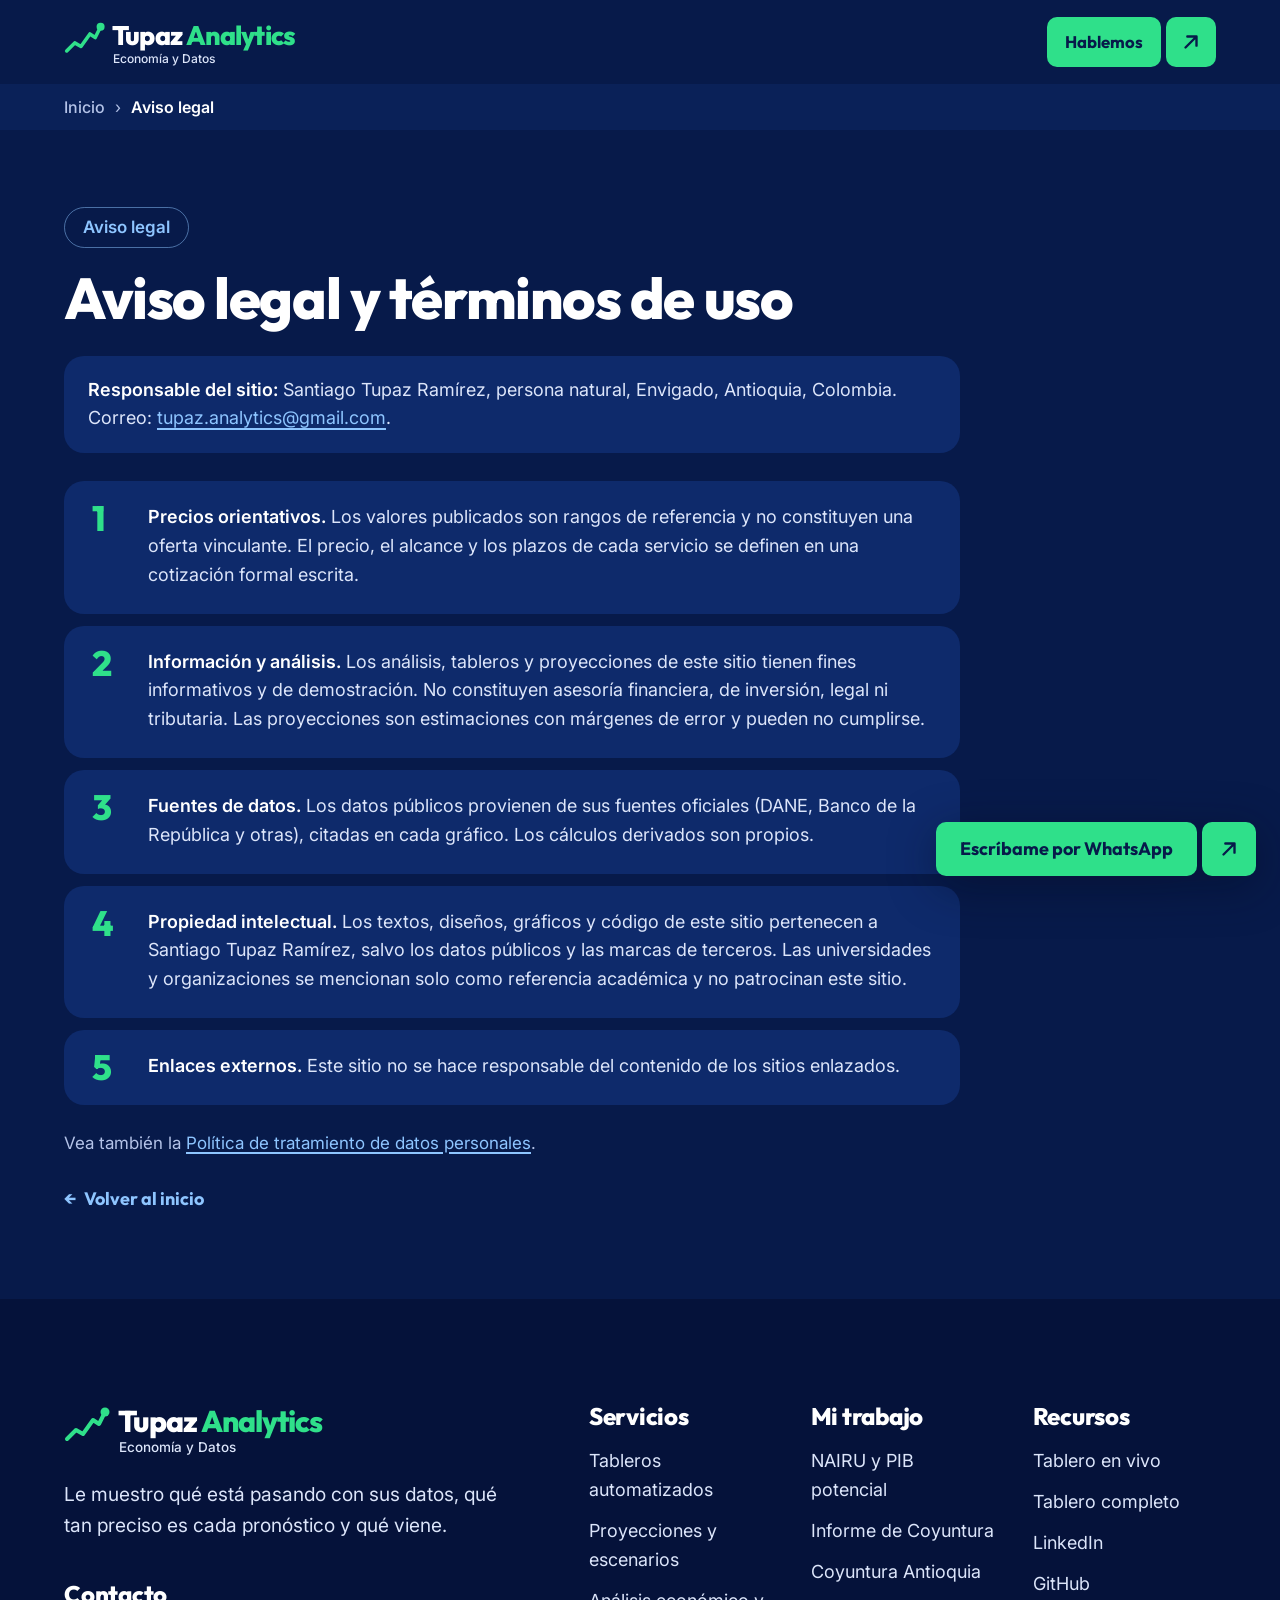
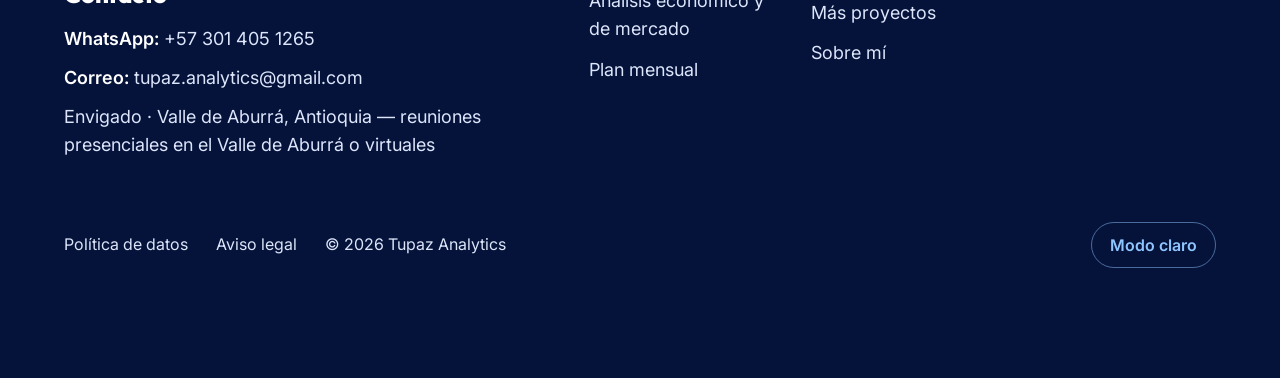
<file: aviso-legal.html>
<!doctype html>
<html lang="es-CO">
<head>
<meta charset="utf-8">
<meta name="viewport" content="width=device-width, initial-scale=1, viewport-fit=cover">
<!-- Sitio en prueba: no aparece en buscadores. Quitar esta línea al lanzar. -->
<meta name="robots" content="noindex">
<title>Aviso legal · Tupaz Analytics · Economía y Datos</title>
<meta name="description" content="Aviso legal y términos de uso del sitio de Tupaz Analytics · Economía y Datos.">
<meta name="theme-color" content="#071A4A">
<link rel="icon" href="assets/img/favicon.svg" type="image/svg+xml">
<script>
  (function () {
    var t = null;
    try { t = localStorage.getItem('tema'); } catch (e) {}
    if (t === 'claro') document.documentElement.setAttribute('data-tema', 'claro');
  })();
</script>
<link rel="preconnect" href="https://fonts.googleapis.com">
<link rel="preconnect" href="https://fonts.gstatic.com" crossorigin>
<link href="https://fonts.googleapis.com/css2?family=Inter:wght@400;500;600;700&family=Outfit:wght@600;700;800&display=swap" rel="stylesheet">
<link rel="stylesheet" href="assets/css/estilos.css">
</head>
<body>
<a class="saltar" href="#contenido">Saltar al contenido</a>

<header class="cab">
  <div class="ancho cab__fila">
    <a class="logo" href="index.html" aria-label="Tupaz Analytics, Economía y Datos: ir al inicio"><svg class="logo__svg" viewBox="0 0 264 56" aria-hidden="true" focusable="false"><polyline class="logo__traza" points="3,38 12,29 19,33 29,19 35,23 41,11"/><circle class="logo__punto" cx="41" cy="11" r="4.5"/><text class="logo__texto" x="54" y="31"><tspan class="logo__tupaz">Tupaz</tspan> <tspan class="logo__analytics">Analytics</tspan></text><text class="logo__lema" x="55" y="51">Economía y Datos</text></svg></a>
    <a class="firma firma--chica cab__accion" href="index.html#hablemos"><span class="firma__t">Hablemos</span><span class="firma__f" aria-hidden="true"></span></a>
  </div>
</header>

<nav class="ruta" aria-label="Usted está aquí">
  <div class="ancho ruta__fila">
    <ol class="ruta__lista">
      <li><a href="index.html">Inicio</a></li>
      <li aria-current="page">Aviso legal</li>
    </ol>
  </div>
</nav>

<main id="contenido">
  <div class="ancho">
    <article class="legal">
      <p class="pildora">Aviso legal</p>
      <h1>Aviso legal y términos de uso</h1>
      <p class="legal__responsable"><b>Responsable del sitio:</b> Santiago Tupaz Ramírez, persona natural, Envigado, Antioquia, Colombia. Correo: <a data-correo href="mailto:tupaz.analytics@gmail.com">tupaz.analytics@gmail.com</a>.</p>
      <ol>
        <li><b>Precios orientativos.</b> Los valores publicados son rangos de referencia y no constituyen una oferta vinculante. El precio, el alcance y los plazos de cada servicio se definen en una cotización formal escrita.</li>
        <li><b>Información y análisis.</b> Los análisis, tableros y proyecciones de este sitio tienen fines informativos y de demostración. No constituyen asesoría financiera, de inversión, legal ni tributaria. Las proyecciones son estimaciones con márgenes de error y pueden no cumplirse.</li>
        <li><b>Fuentes de datos.</b> Los datos públicos provienen de sus fuentes oficiales (DANE, Banco de la República y otras), citadas en cada gráfico. Los cálculos derivados son propios.</li>
        <li><b>Propiedad intelectual.</b> Los textos, diseños, gráficos y código de este sitio pertenecen a Santiago Tupaz Ramírez, salvo los datos públicos y las marcas de terceros. Las universidades y organizaciones se mencionan solo como referencia académica y no patrocinan este sitio.</li>
        <li><b>Enlaces externos.</b> Este sitio no se hace responsable del contenido de los sitios enlazados.</li>
      </ol>
      <p class="nota">Vea también la <a href="politica-de-datos.html">Política de tratamiento de datos personales</a>.</p>
      <p><a class="flecha" href="index.html"><span aria-hidden="true">←</span> Volver al inicio</a></p>
    </article>
  </div>
</main>

<footer class="pie">
  <div class="ancho">
    <div class="pie__arriba">
      <div>
        <a class="logo" href="index.html#inicio" aria-label="Tupaz Analytics, Economía y Datos: ir al inicio"><svg class="logo__svg" viewBox="0 0 264 56" aria-hidden="true" focusable="false"><polyline class="logo__traza" points="3,38 12,29 19,33 29,19 35,23 41,11"/><circle class="logo__punto" cx="41" cy="11" r="4.5"/><text class="logo__texto" x="54" y="31"><tspan class="logo__tupaz">Tupaz</tspan> <tspan class="logo__analytics">Analytics</tspan></text><text class="logo__lema" x="55" y="51">Economía y Datos</text></svg></a>
        <p class="pie__frase">Le muestro qué está pasando con sus datos, qué tan preciso es cada pronóstico y qué viene.</p>
        <div class="pie__contacto">
          <h2>Contacto</h2>
          <ul>
            <li><b>WhatsApp:</b> <span data-contacto="whatsapp">«número»</span></li>
            <li><b>Correo:</b> <span data-contacto="correo">«correo»</span></li>
            <li>Envigado · Valle de Aburrá, Antioquia — reuniones presenciales en el Valle de Aburrá o virtuales</li>
          </ul>
        </div>
      </div>
      <nav class="pie__columnas" aria-label="Enlaces del pie de página">
        <div>
          <h2>Servicios</h2>
          <ul>
            <li><a href="index.html#servicio-tableros">Tableros automatizados</a></li>
            <li><a href="index.html#servicio-proyecciones">Proyecciones y escenarios</a></li>
            <li><a href="index.html#servicio-analisis">Análisis económico y de mercado</a></li>
            <li><a href="index.html#plan-mensual">Plan mensual</a></li>
          </ul>
        </div>
        <div>
          <h2>Mi trabajo</h2>
          <ul>
            <li><a href="index.html#caso-nairu">NAIRU y PIB potencial</a></li>
            <li><a href="index.html#caso-informe">Informe de Coyuntura</a></li>
            <li><a href="index.html#caso-antioquia">Coyuntura Antioquia</a></li>
            <li><a href="index.html#mas-proyectos">Más proyectos</a></li>
            <li><a href="index.html#sobre-mi">Sobre mí</a></li>
          </ul>
        </div>
        <div>
          <h2>Recursos</h2>
          <ul>
            <li><a href="index.html#tablero">Tablero en vivo</a></li>
            <li><a href="tablero-completo/">Tablero completo</a></li>
            <li><a data-red="linkedin" href="https://linkedin.com/in/santiago-tupaz-ram%C3%ADrez-2b87082b3" target="_blank" rel="noopener">LinkedIn</a></li>
            <li><a data-red="github" href="https://github.com/Tupxz" target="_blank" rel="noopener">GitHub</a></li>
          </ul>
        </div>
      </nav>
    </div>
    <div class="pie__final">
      <nav aria-label="Textos legales"><a href="politica-de-datos.html">Política de datos</a><a href="aviso-legal.html">Aviso legal</a><span>© 2026 Tupaz Analytics</span></nav>
      <button class="tema" id="tema" type="button" aria-pressed="false">Modo claro</button>
    </div>
  </div>
</footer>

<div class="fijo" id="fijo">
  <a class="firma" data-wa href="index.html#hablemos"><span class="firma__t">Escríbame por WhatsApp</span><span class="firma__f" aria-hidden="true"></span></a>
</div>

<script src="assets/js/contacto.js"></script>
<script>
  // El correo del texto legal sale de contacto.js, igual que en el resto del sitio.
  (function () {
    var c = (window.TUPAZ_CONTACTO || {}).correo;
    if (!c) return;
    Array.prototype.forEach.call(document.querySelectorAll('[data-correo]'), function (a) { a.textContent = c; a.href = 'mailto:' + c; });
  })();
</script>
<script src="assets/js/app.js"></script>
</body>
</html>
</file>
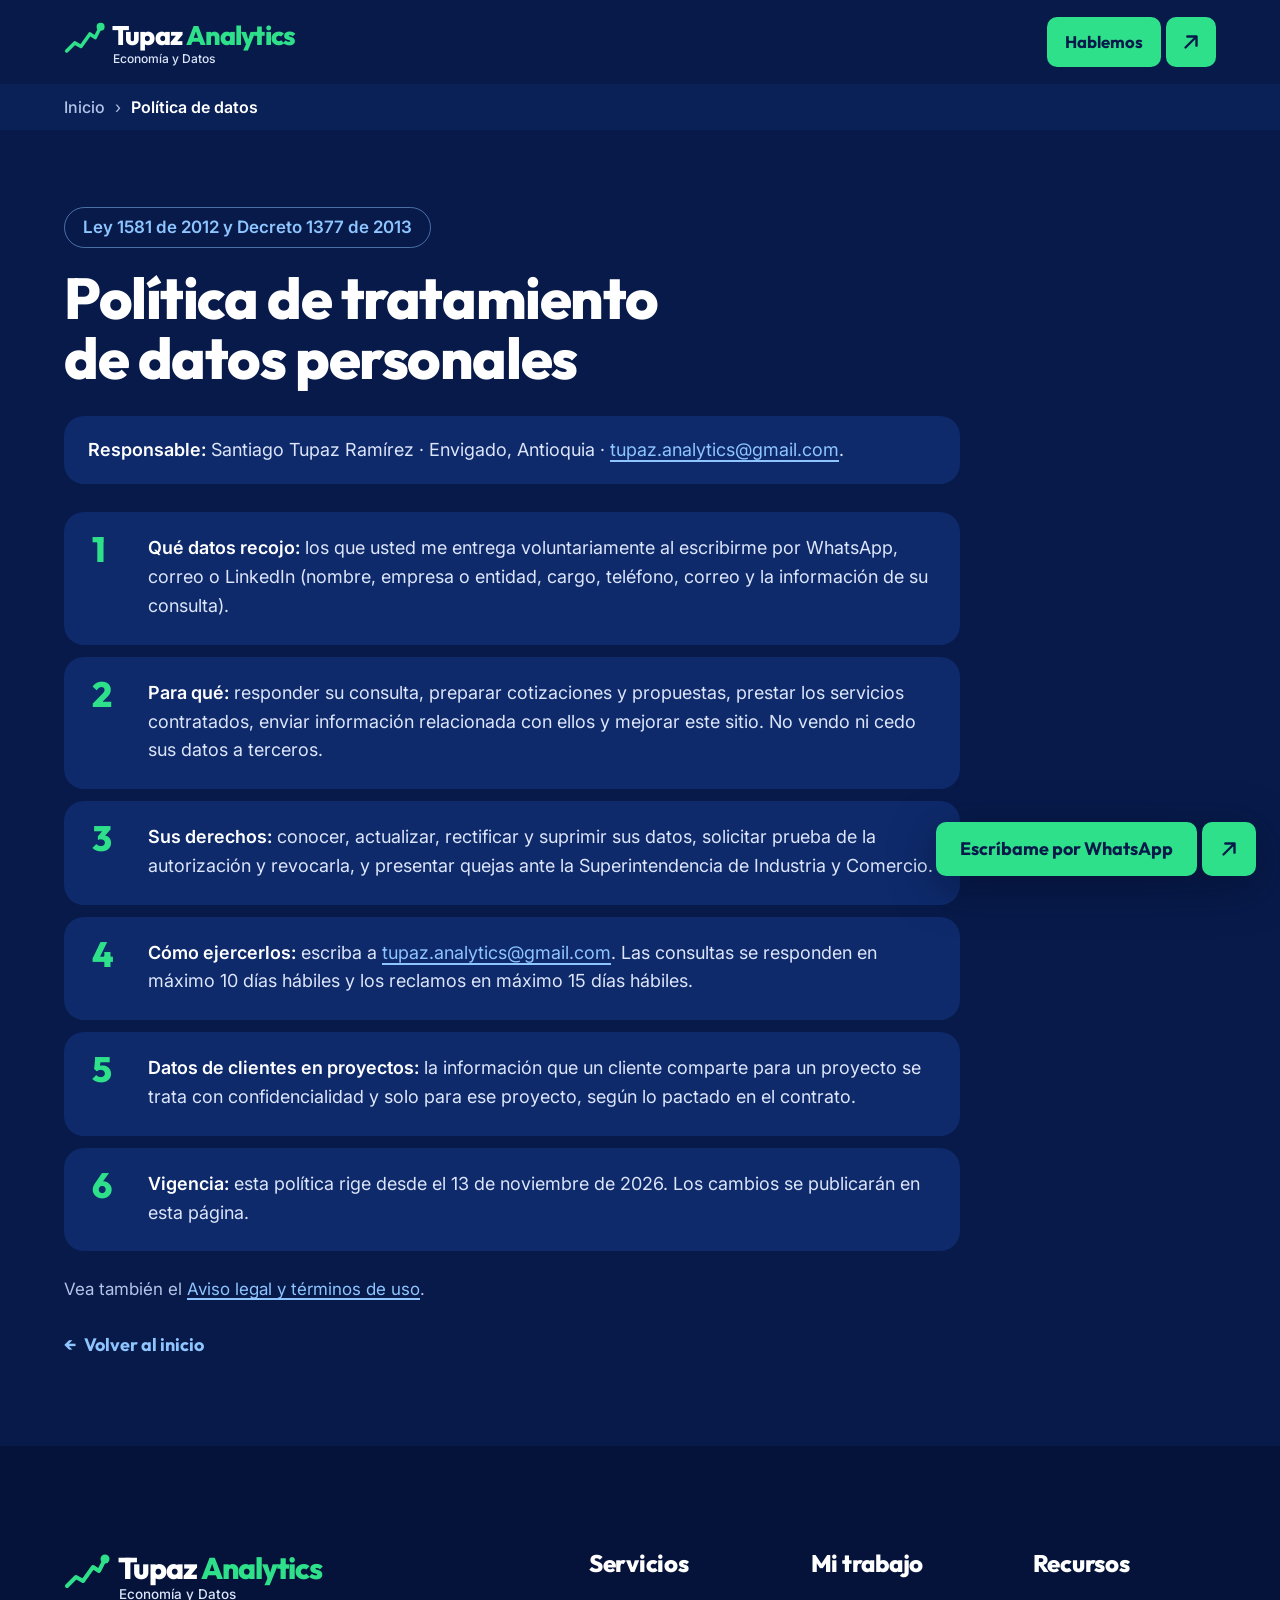
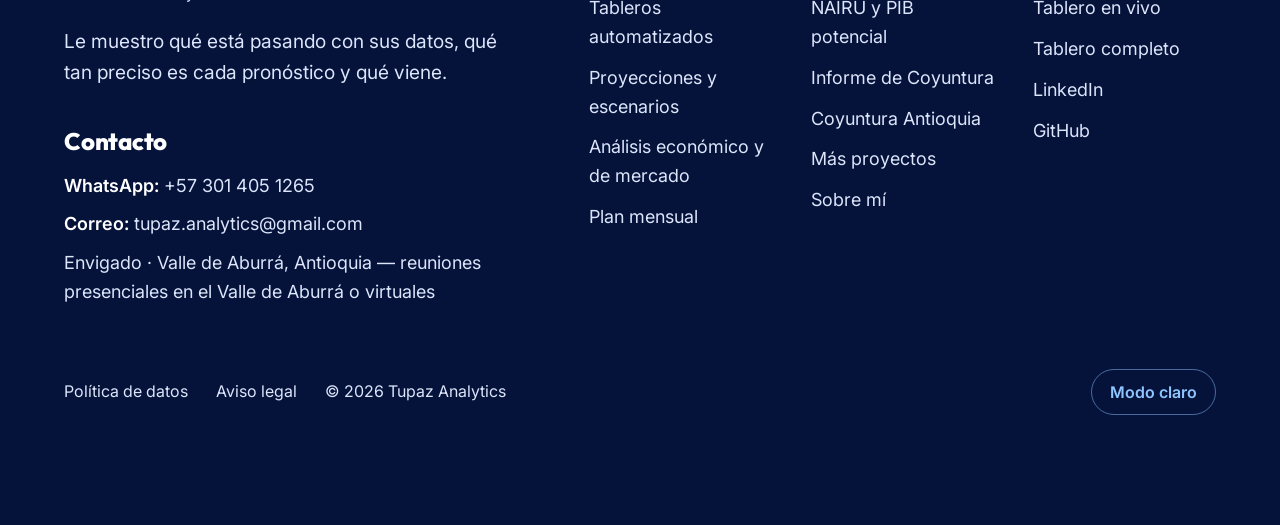
<file: politica-de-datos.html>
<!doctype html>
<html lang="es-CO">
<head>
<meta charset="utf-8">
<meta name="viewport" content="width=device-width, initial-scale=1, viewport-fit=cover">
<!-- Sitio en prueba: no aparece en buscadores. Quitar esta línea al lanzar. -->
<meta name="robots" content="noindex">
<title>Política de datos · Tupaz Analytics · Economía y Datos</title>
<meta name="description" content="Política de tratamiento de datos personales de Tupaz Analytics · Economía y Datos (Ley 1581 de 2012).">
<meta name="theme-color" content="#071A4A">
<link rel="icon" href="assets/img/favicon.svg" type="image/svg+xml">
<script>
  (function () {
    var t = null;
    try { t = localStorage.getItem('tema'); } catch (e) {}
    if (t === 'claro') document.documentElement.setAttribute('data-tema', 'claro');
  })();
</script>
<link rel="preconnect" href="https://fonts.googleapis.com">
<link rel="preconnect" href="https://fonts.gstatic.com" crossorigin>
<link href="https://fonts.googleapis.com/css2?family=Inter:wght@400;500;600;700&family=Outfit:wght@600;700;800&display=swap" rel="stylesheet">
<link rel="stylesheet" href="assets/css/estilos.css">
</head>
<body>
<a class="saltar" href="#contenido">Saltar al contenido</a>

<header class="cab">
  <div class="ancho cab__fila">
    <a class="logo" href="index.html" aria-label="Tupaz Analytics, Economía y Datos: ir al inicio"><svg class="logo__svg" viewBox="0 0 264 56" aria-hidden="true" focusable="false"><polyline class="logo__traza" points="3,38 12,29 19,33 29,19 35,23 41,11"/><circle class="logo__punto" cx="41" cy="11" r="4.5"/><text class="logo__texto" x="54" y="31"><tspan class="logo__tupaz">Tupaz</tspan> <tspan class="logo__analytics">Analytics</tspan></text><text class="logo__lema" x="55" y="51">Economía y Datos</text></svg></a>
    <a class="firma firma--chica cab__accion" href="index.html#hablemos"><span class="firma__t">Hablemos</span><span class="firma__f" aria-hidden="true"></span></a>
  </div>
</header>

<nav class="ruta" aria-label="Usted está aquí">
  <div class="ancho ruta__fila">
    <ol class="ruta__lista">
      <li><a href="index.html">Inicio</a></li>
      <li aria-current="page">Política de datos</li>
    </ol>
  </div>
</nav>

<main id="contenido">
  <div class="ancho">
    <article class="legal">
      <p class="pildora">Ley 1581 de 2012 y Decreto 1377 de 2013</p>
      <h1>Política de tratamiento de datos personales</h1>
      <p class="legal__responsable"><b>Responsable:</b> Santiago Tupaz Ramírez · Envigado, Antioquia · <a data-correo href="mailto:tupaz.analytics@gmail.com">tupaz.analytics@gmail.com</a>.</p>
      <ol>
        <li><b>Qué datos recojo:</b> los que usted me entrega voluntariamente al escribirme por WhatsApp, correo o LinkedIn (nombre, empresa o entidad, cargo, teléfono, correo y la información de su consulta).</li>
        <li><b>Para qué:</b> responder su consulta, preparar cotizaciones y propuestas, prestar los servicios contratados, enviar información relacionada con ellos y mejorar este sitio. No vendo ni cedo sus datos a terceros.</li>
        <li><b>Sus derechos:</b> conocer, actualizar, rectificar y suprimir sus datos, solicitar prueba de la autorización y revocarla, y presentar quejas ante la Superintendencia de Industria y Comercio.</li>
        <li><b>Cómo ejercerlos:</b> escriba a <a data-correo href="mailto:tupaz.analytics@gmail.com">tupaz.analytics@gmail.com</a>. Las consultas se responden en máximo 10 días hábiles y los reclamos en máximo 15 días hábiles.</li>
        <li><b>Datos de clientes en proyectos:</b> la información que un cliente comparte para un proyecto se trata con confidencialidad y solo para ese proyecto, según lo pactado en el contrato.</li>
        <li><b>Vigencia:</b> esta política rige desde el 13 de noviembre de 2026. Los cambios se publicarán en esta página.</li>
      </ol>
      <p class="nota">Vea también el <a href="aviso-legal.html">Aviso legal y términos de uso</a>.</p>
      <p><a class="flecha" href="index.html"><span aria-hidden="true">←</span> Volver al inicio</a></p>
    </article>
  </div>
</main>

<footer class="pie">
  <div class="ancho">
    <div class="pie__arriba">
      <div>
        <a class="logo" href="index.html#inicio" aria-label="Tupaz Analytics, Economía y Datos: ir al inicio"><svg class="logo__svg" viewBox="0 0 264 56" aria-hidden="true" focusable="false"><polyline class="logo__traza" points="3,38 12,29 19,33 29,19 35,23 41,11"/><circle class="logo__punto" cx="41" cy="11" r="4.5"/><text class="logo__texto" x="54" y="31"><tspan class="logo__tupaz">Tupaz</tspan> <tspan class="logo__analytics">Analytics</tspan></text><text class="logo__lema" x="55" y="51">Economía y Datos</text></svg></a>
        <p class="pie__frase">Le muestro qué está pasando con sus datos, qué tan preciso es cada pronóstico y qué viene.</p>
        <div class="pie__contacto">
          <h2>Contacto</h2>
          <ul>
            <li><b>WhatsApp:</b> <span data-contacto="whatsapp">«número»</span></li>
            <li><b>Correo:</b> <span data-contacto="correo">«correo»</span></li>
            <li>Envigado · Valle de Aburrá, Antioquia — reuniones presenciales en el Valle de Aburrá o virtuales</li>
          </ul>
        </div>
      </div>
      <nav class="pie__columnas" aria-label="Enlaces del pie de página">
        <div>
          <h2>Servicios</h2>
          <ul>
            <li><a href="index.html#servicio-tableros">Tableros automatizados</a></li>
            <li><a href="index.html#servicio-proyecciones">Proyecciones y escenarios</a></li>
            <li><a href="index.html#servicio-analisis">Análisis económico y de mercado</a></li>
            <li><a href="index.html#plan-mensual">Plan mensual</a></li>
          </ul>
        </div>
        <div>
          <h2>Mi trabajo</h2>
          <ul>
            <li><a href="index.html#caso-nairu">NAIRU y PIB potencial</a></li>
            <li><a href="index.html#caso-informe">Informe de Coyuntura</a></li>
            <li><a href="index.html#caso-antioquia">Coyuntura Antioquia</a></li>
            <li><a href="index.html#mas-proyectos">Más proyectos</a></li>
            <li><a href="index.html#sobre-mi">Sobre mí</a></li>
          </ul>
        </div>
        <div>
          <h2>Recursos</h2>
          <ul>
            <li><a href="index.html#tablero">Tablero en vivo</a></li>
            <li><a href="tablero-completo/">Tablero completo</a></li>
            <li><a data-red="linkedin" href="https://linkedin.com/in/santiago-tupaz-ram%C3%ADrez-2b87082b3" target="_blank" rel="noopener">LinkedIn</a></li>
            <li><a data-red="github" href="https://github.com/Tupxz" target="_blank" rel="noopener">GitHub</a></li>
          </ul>
        </div>
      </nav>
    </div>
    <div class="pie__final">
      <nav aria-label="Textos legales"><a href="politica-de-datos.html">Política de datos</a><a href="aviso-legal.html">Aviso legal</a><span>© 2026 Tupaz Analytics</span></nav>
      <button class="tema" id="tema" type="button" aria-pressed="false">Modo claro</button>
    </div>
  </div>
</footer>

<div class="fijo" id="fijo">
  <a class="firma" data-wa href="index.html#hablemos"><span class="firma__t">Escríbame por WhatsApp</span><span class="firma__f" aria-hidden="true"></span></a>
</div>

<script src="assets/js/contacto.js"></script>
<script>
  // El correo del texto legal sale de contacto.js, igual que en el resto del sitio.
  (function () {
    var c = (window.TUPAZ_CONTACTO || {}).correo;
    if (!c) return;
    Array.prototype.forEach.call(document.querySelectorAll('[data-correo]'), function (a) { a.textContent = c; a.href = 'mailto:' + c; });
  })();
</script>
<script src="assets/js/app.js"></script>
</body>
</html>
</file>
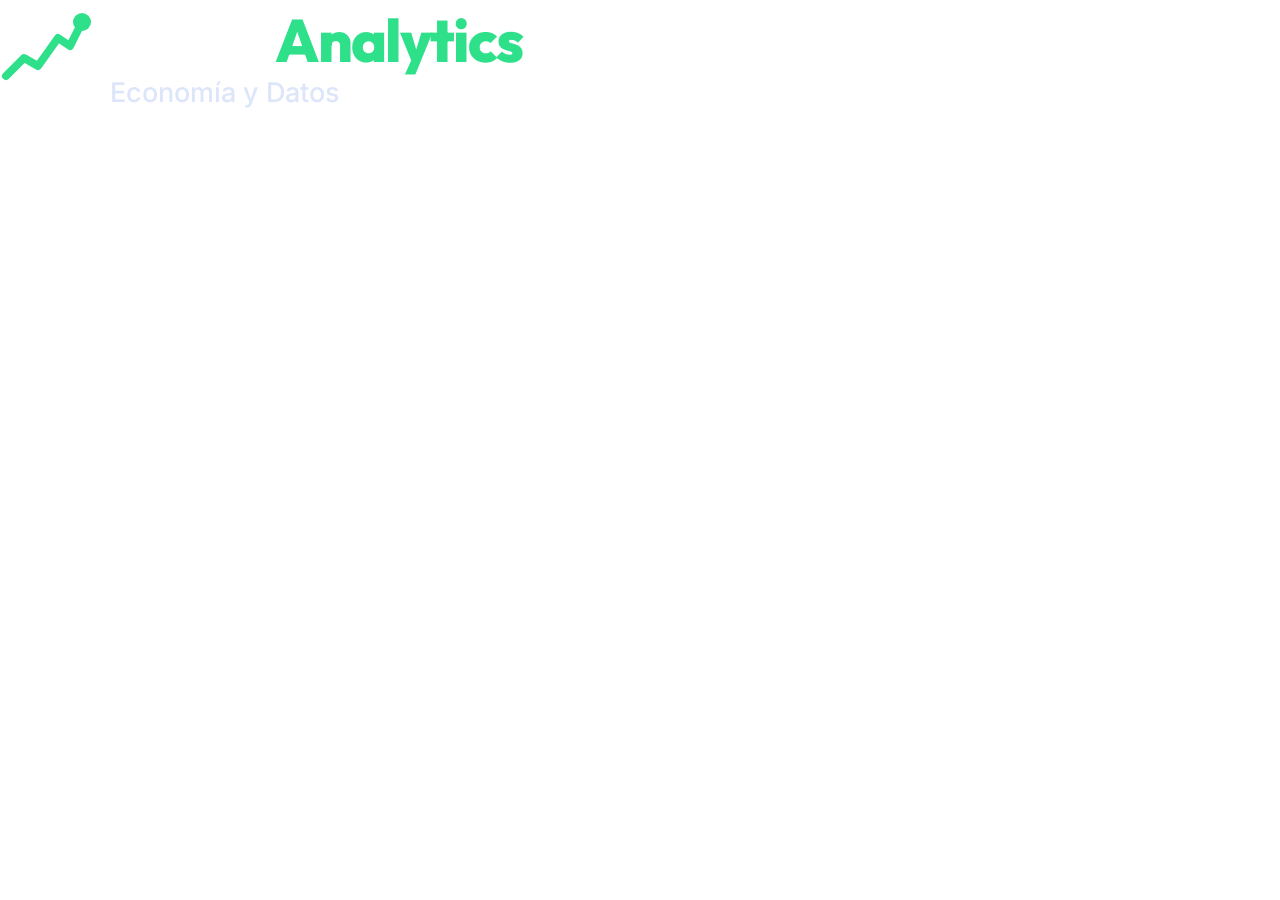
<file: tools/logo.html>
<!doctype html>
<!-- Exporta el logo a PNG con fondo transparente (528 × 112, el doble de su tamaño base).
     Abrir como tools/logo.html?v=oscuro o ?v=claro y tomar una captura de 528 × 112. -->
<html lang="es-CO"><head><meta charset="utf-8">
<!-- Sitio en prueba: no aparece en buscadores. Quitar esta línea al lanzar. -->
<meta name="robots" content="noindex">
<title>Logo · Tupaz Analytics</title>
<link href="https://fonts.googleapis.com/css2?family=Inter:wght@500&family=Outfit:wght@800&display=swap" rel="stylesheet">
<style>html,body{margin:0;background:transparent}img,object{display:block}</style></head>
<body><div id="logo"></div>
<script>
  var v = /claro/.test(location.search) ? 'claro' : 'oscuro';
  fetch('../assets/img/logo-' + v + '.svg').then(function (r) { return r.text(); }).then(function (t) { document.getElementById('logo').innerHTML = t; });
</script></body></html>
</file>
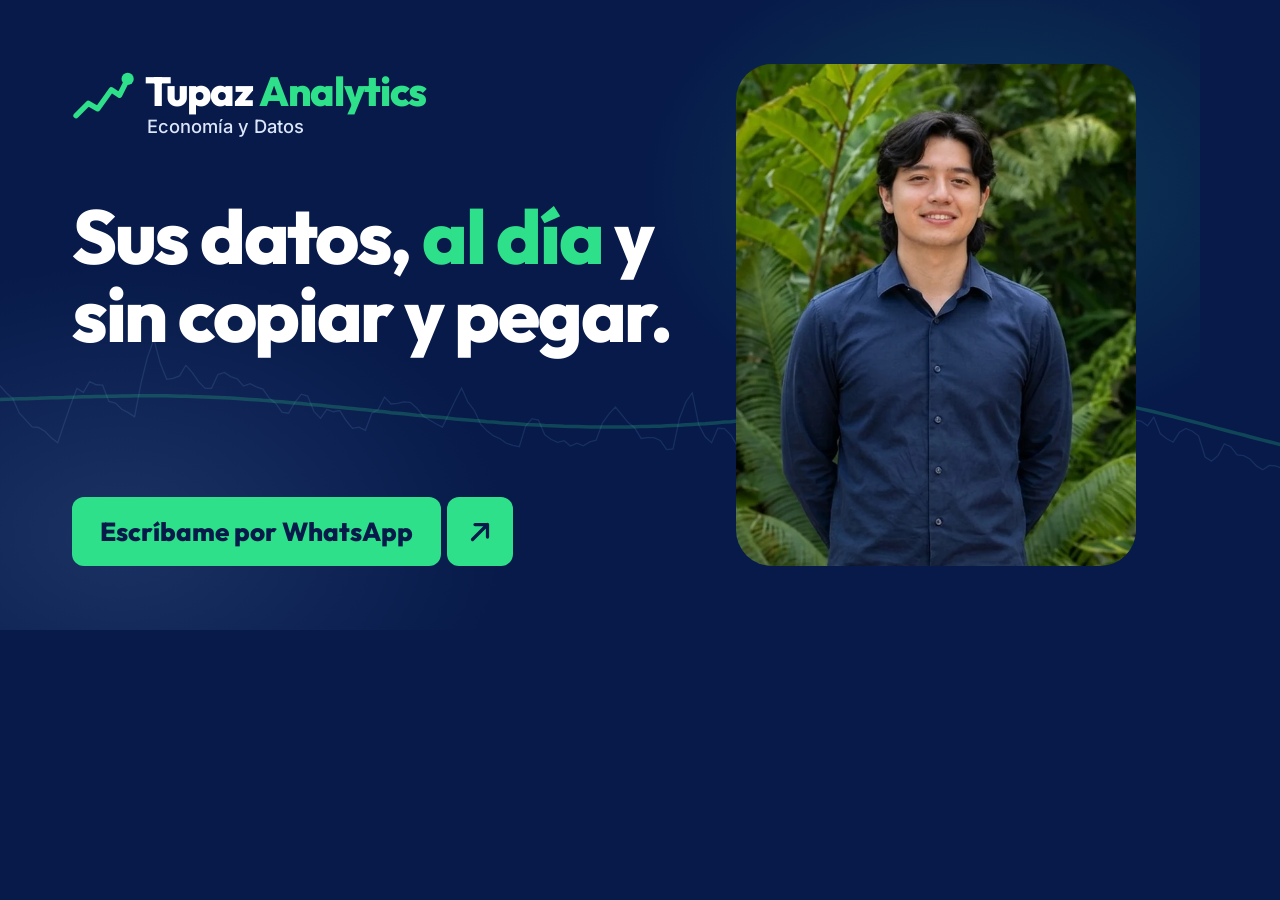
<file: tools/og.html>
<!doctype html>
<!-- Plantilla de la imagen que aparece al compartir el enlace (1200 × 630).
     Se convierte en assets/img/og.png con una captura de pantalla de esta página a ese tamaño. -->
<html lang="es-CO">
<head>
<meta charset="utf-8">
<!-- Sitio en prueba: no aparece en buscadores. Quitar esta línea al lanzar. -->
<meta name="robots" content="noindex">
<title>Imagen para compartir · Tupaz Analytics</title>
<link href="https://fonts.googleapis.com/css2?family=Inter:wght@500&family=Outfit:wght@800&display=swap" rel="stylesheet">
<style>
  html, body { margin: 0; }
  body { width: 1200px; height: 630px; overflow: hidden; background: #071A4A; color: #FFFFFF; font-family: "Inter", sans-serif; position: relative; }
  body::before { content: ""; position: absolute; inset: 0; background: radial-gradient(40% 55% at 82% 30%, rgba(47, 224, 138, .18), transparent 72%), radial-gradient(45% 60% at 10% 85%, rgba(142, 197, 255, .14), transparent 72%); }
  .fondo { position: absolute; left: 0; right: 0; bottom: 120px; height: 300px; }
  .fondo path { fill: none; vector-effect: non-scaling-stroke; }
  .texto { position: absolute; left: 72px; top: 64px; width: 640px; }
  .logo { display: block; height: 76px; width: auto; }
  h1 { margin: 58px 0 0; font: 800 76px/1.02 "Outfit", sans-serif; letter-spacing: -.03em; }
  h1 em { font-style: normal; color: #2FE08A; }
  .boton { position: absolute; left: 72px; bottom: 64px; display: flex; gap: 6px; font: 800 26px "Outfit", sans-serif; color: #071A4A; }
  .boton span { background: #2FE08A; border-radius: 12px; padding: 18px 28px; }
  .boton i { background: #2FE08A; border-radius: 12px; width: 66px; display: grid; place-items: center; }
  .foto { position: absolute; right: 64px; top: 64px; width: 400px; height: 502px; object-fit: cover; border-radius: 36px; }
</style>
</head>
<body>
  <svg class="fondo" id="fondo" viewBox="0 0 1000 200" preserveAspectRatio="none" aria-hidden="true"></svg>
  <div class="texto">
    <svg class="logo" viewBox="0 0 264 56" aria-label="Tupaz Analytics · Economía y Datos">
      <polyline points="3,38 12,29 19,33 29,19 35,23 41,11" fill="none" stroke="#2FE08A" stroke-width="4" stroke-linecap="round" stroke-linejoin="round"/>
      <circle cx="41" cy="11" r="4.5" fill="#2FE08A"/>
      <text x="54" y="31" font-family="Outfit" font-weight="800" font-size="30" letter-spacing="-1"><tspan fill="#FFFFFF">Tupaz</tspan> <tspan fill="#2FE08A">Analytics</tspan></text>
      <text x="55" y="51" font-family="Inter" font-weight="500" font-size="13.5" fill="#DCE5FA">Economía y Datos</text>
    </svg>
    <h1>Sus datos, <em>al día</em> y sin copiar y pegar.</h1>
  </div>
  <div class="boton"><span>Escríbame por WhatsApp</span><i><svg width="30" height="30" viewBox="0 0 24 24" fill="none" stroke="#071A4A" stroke-width="2.6" stroke-linecap="round" stroke-linejoin="round"><path d="M6 18 18 6M8 6h10v10"/></svg></i></div>
  <img class="foto" src="../assets/img/foto-768.webp" alt="">
  <script src="../assets/js/datos.js"></script>
  <script>
    // La tendencia real del desempleo de Medellín, muy tenue, como en el hero del sitio.
    (function () {
      var p = window.TUPAZ_DATOS.portada, n = p.v.length - 1, lo = Math.min.apply(null, p.v), hi = Math.max.apply(null, p.v);
      function ruta(v) { return v.map(function (x, k) { return (k ? 'L' : 'M') + (k / n * 1000).toFixed(1) + ' ' + (190 - (x - lo) / (hi - lo) * 175).toFixed(1); }).join(''); }
      document.getElementById('fondo').innerHTML = '<path d="' + ruta(p.v) + '" stroke="#8EC5FF" stroke-width="1.3" opacity=".12"/><path d="' + ruta(p.t) + '" stroke="#2FE08A" stroke-width="3.5" opacity=".22"/>';
    })();
  </script>
</body>
</html>
</file>
<file: assets/css/estilos.css>
/* Tupaz Analytics · Economía y Datos — versión 3
   Un solo fondo azul profundo, verde vivo como acento, azul claro como secundario y blanco.
   Títulos en sans geométrica gruesa. Se separa con espacio y con cambios suaves de fondo. */

/* ───────────── Colores y tipografías ───────────── */
:root {
  --fondo: #071A4A;
  --fondo-2: #0A2158;
  --sup: #0E2A6B;
  --sup-2: #153785;
  --pie: #05123A;
  --texto: #FFFFFF;
  --texto-2: #DCE5FA;
  --texto-3: #B4C3E8;
  --acento: #2FE08A;
  --boton: #2FE08A;
  --boton-tinta: #071A4A;
  --sec: #8EC5FF;
  --sec-borde: rgba(142, 197, 255, .5);
  --sombra: 0 24px 60px rgba(2, 8, 30, .45);

  --g-azul: #5B95E0;
  --g-verde: #2AAA6E;
  --g-ctx: #8794B8;
  --g-rejilla: rgba(142, 197, 255, .16);
  --g-banda: rgba(47, 224, 138, .22);

  --titulo: "Outfit", "Avenir Next", "Segoe UI", system-ui, sans-serif;
  --cuerpo: "Inter", system-ui, -apple-system, "Segoe UI", Roboto, sans-serif;

  --cab-alto: 84px;
  --ruta-alto: 46px;
  color-scheme: dark;
}

:root[data-tema="claro"] {
  --fondo: #FFFFFF;
  --fondo-2: #F1F6FF;
  --sup: #E7F0FF;
  --sup-2: #D5E4FF;
  --pie: #F1F6FF;
  --texto: #071A4A;
  --texto-2: #26376B;
  --texto-3: #45568A;
  --acento: #066B41;
  --sec: #1E5AA8;
  --sec-borde: rgba(30, 90, 168, .45);
  --sombra: 0 24px 60px rgba(7, 26, 74, .18);
  --g-azul: #1E5AA8;
  --g-verde: #0F9D58;
  --g-ctx: #7C88A8;
  --g-rejilla: rgba(7, 26, 74, .12);
  --g-banda: rgba(15, 157, 88, .2);
  color-scheme: light;
}

/* ───────────── Base ───────────── */
*, *::before, *::after { box-sizing: border-box; }
html { -webkit-text-size-adjust: 100%; }
/* Al llegar a una sección desde el menú o un enlace, el título queda debajo del encabezado y de la ruta fijos. */
.hoja, main section, main article, main [id] { scroll-margin-top: calc(var(--cab-alto) + var(--ruta-alto) + 28px); }
body {
  margin: 0; background: var(--fondo); color: var(--texto);
  font: 400 1.125rem/1.6 var(--cuerpo);
  -webkit-font-smoothing: antialiased; overflow-x: hidden;
}
h1, h2, h3, p, ul, ol, dl, dd, figure { margin: 0; }
ul, ol { padding: 0; list-style: none; }
img { max-width: 100%; height: auto; display: block; }
a { color: var(--sec); text-underline-offset: .2em; text-decoration-thickness: 1.5px; }
a:hover { color: var(--acento); }
b, strong { font-weight: 600; }
button { font: inherit; color: inherit; }
:focus-visible { outline: 3px solid var(--acento); outline-offset: 3px; border-radius: 6px; }
[hidden] { display: none !important; }

.ancho { width: 100%; max-width: 1400px; margin-inline: auto; padding-inline: clamp(20px, 5vw, 80px); }
.saltar { position: absolute; left: -999px; top: 0; background: var(--boton); color: var(--boton-tinta); padding: 12px 16px; z-index: 99; border-radius: 8px; }
.saltar:focus { left: 8px; top: 8px; }

h1, h2, h3 { font-family: var(--titulo); font-weight: 800; letter-spacing: -.025em; line-height: 1.04; text-wrap: balance; }
h1 { font-size: clamp(2.6rem, 6.6vw, 5.4rem); }
h2 { font-size: clamp(2.1rem, 4.8vw, 3.9rem); }
h3 { font-size: clamp(1.4rem, 2.3vw, 1.9rem); font-weight: 700; line-height: 1.15; }
h1 em, h2 em, h3 em { font-style: normal; color: var(--acento); }
.bajada { margin-top: 22px; font-size: clamp(1.2rem, 1.9vw, 1.5rem); line-height: 1.5; color: var(--texto-2); max-width: 54rem; text-wrap: pretty; }
.nota { font-size: 1.0625rem; line-height: 1.5; color: var(--texto-3); }

/* Rótulos: píldoras de color con texto normal */
.pildora {
  display: inline-block; padding: 8px 18px; border-radius: 22px;
  border: 1.5px solid var(--sec-borde); color: var(--sec); font: 600 1.0625rem/1.35 var(--cuerpo); text-align: left;
}
.pildora--verde { border-color: transparent; background: color-mix(in srgb, var(--acento) 18%, transparent); color: var(--acento); }
.pildora--llena { border-color: transparent; background: var(--sec); color: #071A4A; }
:root[data-tema="claro"] .pildora--llena { color: #FFFFFF; }
.pildora--oscura { border-color: transparent; background: #071A4A; color: #FFFFFF; }
.pildoras { display: flex; flex-wrap: wrap; gap: 10px; }

/* ───────────── Botón de firma: rectángulo + cajita con flecha ───────────── */
.firma {
  display: inline-flex; gap: 5px; text-decoration: none; cursor: pointer; border: 0; padding: 0; background: none;
  font: 700 1.125rem/1.2 var(--titulo); color: var(--boton-tinta); text-align: left;
}
.firma:hover { color: var(--boton-tinta); }
.firma__t { display: flex; align-items: center; min-height: 58px; padding: 10px 24px; border-radius: 10px; background: var(--boton); transition: filter .15s ease; }
.firma__f { flex: none; display: grid; place-items: center; width: 58px; min-height: 58px; border-radius: 10px; background: var(--boton); }
.firma__f::before {
  content: ""; width: 22px; height: 22px; background: currentColor; transition: transform .18s ease;
  -webkit-mask: url("data:image/svg+xml,%3Csvg xmlns='http://www.w3.org/2000/svg' viewBox='0 0 24 24' fill='none' stroke='black' stroke-width='2.6' stroke-linecap='round' stroke-linejoin='round'%3E%3Cpath d='M6 18 18 6M8 6h10v10'/%3E%3C/svg%3E") center / contain no-repeat;
  mask: url("data:image/svg+xml,%3Csvg xmlns='http://www.w3.org/2000/svg' viewBox='0 0 24 24' fill='none' stroke='black' stroke-width='2.6' stroke-linecap='round' stroke-linejoin='round'%3E%3Cpath d='M6 18 18 6M8 6h10v10'/%3E%3C/svg%3E") center / contain no-repeat;
}
.firma:hover .firma__f::before { transform: translate(3px, -3px); }
.firma:hover .firma__t { filter: brightness(1.08); }
.firma--linea { color: var(--acento); }
.firma--linea:hover { color: var(--acento); }
.firma--linea .firma__t, .firma--linea .firma__f { background: transparent; box-shadow: inset 0 0 0 2px var(--acento); }
.firma--oscura, .firma--oscura:hover { color: #FFFFFF; }
.firma--oscura .firma__t, .firma--oscura .firma__f { background: #071A4A; }
.firma--ancha { display: flex; }
.firma--ancha .firma__t { flex: 1; justify-content: center; text-align: center; }
.firma--chica .firma__t { min-height: 50px; padding: 8px 18px; font-size: 1.05rem; }
.firma--chica .firma__f { width: 50px; min-height: 50px; }
.firma--grande .firma__t, .firma--grande .firma__f { min-height: 68px; }
.firma--grande { font-size: 1.3rem; }
.firma--grande .firma__f { width: 68px; }
.firma[disabled] { opacity: .35; cursor: default; }

.flecha { display: inline-flex; align-items: center; gap: 8px; min-height: 48px; font: 700 1.125rem var(--titulo); color: var(--sec); text-decoration: none; }
.flecha:hover { color: var(--acento); text-decoration: underline; }

/* ───────────── Encabezado ───────────── */
.cab { position: sticky; top: 0; z-index: 60; background: var(--fondo); }
.cab__fila { display: flex; align-items: center; justify-content: space-between; gap: 24px; height: var(--cab-alto); }
.logo { display: flex; flex-direction: column; gap: 3px; text-decoration: none; color: var(--texto); line-height: 1; flex: none; }
.logo:hover { color: var(--texto); }
.logo__n { font: 800 clamp(1.55rem, 2.4vw, 2rem)/1 var(--titulo); letter-spacing: -.035em; }
.logo__n b { font-weight: 800; color: var(--acento); }
.logo__l { font: 500 .875rem/1 var(--cuerpo); color: var(--texto-2); letter-spacing: .01em; }

.menu { display: flex; align-items: center; gap: 2px; }
.menu__item {
  display: inline-flex; align-items: center; gap: 8px; min-height: 48px; padding: 0 16px; border: 0; border-radius: 10px; background: none; cursor: pointer;
  font: 600 1.1rem var(--titulo); color: var(--texto); text-decoration: none; white-space: nowrap;
}
.menu__item:hover, .menu__item[aria-expanded="true"], .menu__item[aria-current="page"] { color: var(--acento); }
.menu__item--mas::after { content: ""; width: 9px; height: 9px; border-right: 2.5px solid currentColor; border-bottom: 2.5px solid currentColor; transform: translateY(-3px) rotate(45deg); transition: transform .18s ease; }
.menu__item--mas[aria-expanded="true"]::after { transform: translateY(2px) rotate(-135deg); }
.cab__accion { flex: none; }

/* Mega menú: tarjetas claras con título, una línea y flecha */
.mega { position: absolute; left: 0; right: 0; top: 100%; padding-top: 6px; }
.mega__panel { display: grid; grid-template-columns: repeat(3, minmax(0, 1fr)); gap: 14px; padding: 16px; border-radius: 28px; background: #C9DEFF; box-shadow: var(--sombra); animation: bajar .2s ease both; }
.mega__panel--4 { grid-template-columns: repeat(4, minmax(0, 1fr)); }
.mega__t { position: relative; display: block; min-height: 150px; padding: 22px 24px 64px; border-radius: 18px; background: #F3F8FF; color: #071A4A; text-decoration: none; transition: background-color .15s ease; }
.mega__t:hover { background: #FFFFFF; color: #071A4A; }
.mega__t b { display: block; font: 700 1.25rem/1.2 var(--titulo); }
.mega__t span { display: block; margin-top: 8px; font-size: 1.05rem; line-height: 1.4; color: #26376B; }
.mega__t::after {
  content: ""; position: absolute; right: 18px; bottom: 18px; width: 40px; height: 40px; border-radius: 10px; background-color: #071A4A;
  background-image: url("data:image/svg+xml,%3Csvg xmlns='http://www.w3.org/2000/svg' viewBox='0 0 24 24' fill='none' stroke='white' stroke-width='2.6' stroke-linecap='round' stroke-linejoin='round'%3E%3Cpath d='M6 18 18 6M8 6h10v10'/%3E%3C/svg%3E");
  background-size: 20px; background-position: center; background-repeat: no-repeat;
}
.mega__t--ancha { grid-column: 1 / -1; min-height: 0; padding-bottom: 24px; padding-right: 80px; background: #2FE08A; }
.mega__t--ancha:hover { background: #4BE89B; }
.mega__t--ancha span { color: #071A4A; }
@keyframes bajar { from { opacity: 0; transform: translateY(-8px); } }

/* Hamburguesa y menú del celular */
.hamb { display: none; width: 52px; height: 52px; border: 0; border-radius: 12px; background: var(--sup); cursor: pointer; position: relative; flex: none; }
.hamb span, .hamb span::before, .hamb span::after { content: ""; position: absolute; left: 14px; right: 14px; height: 3px; border-radius: 3px; background: var(--texto); transition: transform .2s ease, opacity .2s ease; }
.hamb span { top: 24.5px; }
.hamb span::before { left: 0; right: 0; top: -8px; }
.hamb span::after { left: 0; right: 0; top: 8px; }
.hamb[aria-expanded="true"] span { background: transparent; }
.hamb[aria-expanded="true"] span::before { transform: translateY(8px) rotate(45deg); }
.hamb[aria-expanded="true"] span::after { transform: translateY(-8px) rotate(-45deg); }
.movil { position: fixed; inset: var(--cab-alto) 0 0 0; z-index: 59; overflow-y: auto; background: var(--fondo); padding: 12px 0 120px; animation: bajar .2s ease both; }
.movil__grupo { padding: 10px 0 14px; }
.movil__titulo { display: flex; align-items: center; min-height: 56px; font: 800 1.6rem var(--titulo); color: var(--texto); text-decoration: none; }
.movil__titulo[aria-current="page"] { color: var(--acento); }
.movil__sub { display: grid; gap: 8px; margin-top: 4px; }
.movil__sub a { display: block; padding: 14px 18px; border-radius: 16px; background: var(--sup); color: var(--texto); text-decoration: none; }
.movil__sub b { display: block; font: 700 1.15rem var(--titulo); }
.movil__sub span { display: block; font-size: 1rem; color: var(--texto-2); margin-top: 2px; }

/* ───────────── Ruta: dónde está el visitante ───────────── */
.ruta { position: sticky; top: var(--cab-alto); z-index: 40; background: var(--fondo-2); }
.ruta__fila { display: flex; align-items: center; min-height: var(--ruta-alto); }
.ruta__lista { display: flex; align-items: center; min-width: 0; overflow: hidden; font: 500 1rem/46px var(--cuerpo); color: var(--texto-3); }
.ruta__lista li { flex: 0 1 auto; min-width: 0; overflow: hidden; text-overflow: ellipsis; white-space: nowrap; }
.ruta__lista li:first-child { flex: none; }
.ruta__lista li:nth-child(2):not(:last-child) { flex-shrink: 6; min-width: 9ch; }
.ruta__lista li:nth-child(3) { flex-shrink: 0; }
.ruta__lista li + li::before { content: "›"; margin: 0 10px; color: var(--texto-3); font-weight: 400; }
.ruta__lista li:last-child { color: var(--texto); font-weight: 600; }
.ruta__lista a { color: inherit; text-decoration: none; padding: 12px 0; }
.ruta__lista a:hover { color: var(--acento); text-decoration: underline; }

/* ───────────── Páginas y secciones ───────────── */
.js .hoja:not(.activa) { display: none; }
.js .hoja.activa { animation: entrar .35s cubic-bezier(.2, .7, .2, 1) both; }
@keyframes entrar { from { opacity: 0; transform: translateY(12px); } }
.seccion { padding: clamp(72px, 10vw, 150px) 0; }
.seccion--banda { background: var(--fondo-2); }
.seccion--corta { padding: clamp(48px, 6vw, 88px) 0; }
.seccion__cabeza { margin-bottom: clamp(36px, 5vw, 64px); }
.seccion__cabeza--centro { text-align: center; }
.seccion__cabeza--centro .bajada { margin-inline: auto; }
.seccion__cabeza .pildora { margin-bottom: 22px; }
.pagina__cabeza { padding: clamp(48px, 7vw, 110px) 0 clamp(36px, 5vw, 64px); }
.pagina__cabeza .pildora { margin-bottom: 22px; }

/* Título que se escribe letra por letra (una sola vez) */
.car { opacity: 0; }
.car.ya { opacity: 1; }
.palabra { white-space: nowrap; }
.cursor { display: inline-block; width: 0; height: .95em; position: relative; vertical-align: baseline; }
.cursor::after { content: ""; position: absolute; left: 3px; bottom: -.08em; width: .06em; min-width: 3px; height: 1em; background: var(--acento); animation: parpadeo .9s steps(1) infinite; }
@keyframes parpadeo { 50% { opacity: 0; } }

/* ───────────── Portada ───────────── */
.hero { padding: clamp(40px, 6vw, 96px) 0 clamp(48px, 6vw, 88px); }
.hero__fila { display: grid; grid-template-columns: minmax(0, 7fr) minmax(0, 4.4fr); gap: clamp(32px, 6vw, 96px); align-items: center; }
.hero .pildora { margin-bottom: 26px; }
.hero h1 { min-height: 2.08em; }
.hero__acciones { display: flex; flex-wrap: wrap; gap: 14px; margin-top: 36px; }
.hero__riesgo { margin-top: 20px; font-size: 1.125rem; color: var(--texto-2); display: flex; align-items: flex-start; gap: 10px; }
.hero__riesgo::before { content: ""; width: 10px; height: 10px; margin-top: .55em; border-radius: 50%; background: var(--acento); flex: none; }
.hero__foto { position: relative; justify-self: end; width: 100%; max-width: 460px; }
.hero__foto img { width: 100%; aspect-ratio: 4 / 5; object-fit: cover; border-radius: 32px; }
.hero__dato { position: absolute; left: clamp(-56px, -4vw, -16px); bottom: 32px; padding: 16px 22px 18px; border-radius: 20px; background: var(--sup-2); box-shadow: var(--sombra); }
.hero__dato b { display: block; font: 800 1.3rem/1.2 var(--titulo); color: var(--texto); letter-spacing: -.01em; }
.hero__dato span { display: block; margin-top: 4px; font-size: 1.0625rem; line-height: 1.35; color: var(--acento); font-weight: 600; }
.hero__nombre { position: absolute; right: 18px; top: 18px; }

/* Antioquia hoy: los indicadores salen del encabezado y quedan como una fila fija */
.hoy { margin-top: clamp(48px, 6vw, 88px); padding: clamp(22px, 3vw, 36px); border-radius: 28px; background: var(--sup); }
.hoy__cabeza { display: flex; flex-wrap: wrap; align-items: center; justify-content: space-between; gap: 10px 24px; margin-bottom: 22px; }
.hoy__cabeza p { font: 700 1.25rem var(--titulo); }
.hoy__lista { display: grid; grid-template-columns: repeat(3, minmax(0, 1fr)); gap: 32px clamp(20px, 3vw, 48px); }
.hoy__dato span { display: block; font-size: 1.0625rem; line-height: 1.3; color: var(--texto-2); }
.hoy__dato b { display: block; margin: 6px 0 2px; font: 800 clamp(1.5rem, 2.6vw, 2.3rem)/1.1 var(--titulo); letter-spacing: -.02em; }
.hoy__dato em { display: block; font-style: normal; font-size: .95rem; line-height: 1.35; color: var(--acento); }
.hoy__dato small { display: block; font-size: 1rem; line-height: 1.35; color: var(--texto-3); }
.hoy__dato .mini { display: block; margin: 8px 0 6px; }

/* ───────────── Servicios: filas anchas ───────────── */
.filas { display: grid; gap: 18px; }
.fila { display: grid; grid-template-columns: minmax(0, 7fr) minmax(0, 5fr); gap: 28px clamp(32px, 6vw, 96px); padding: clamp(26px, 4vw, 56px); border-radius: 32px; background: var(--sup); }
.fila h3 { font-size: clamp(1.9rem, 3.6vw, 3rem); font-weight: 800; color: var(--sec); letter-spacing: -.025em; line-height: 1.05; }
.fila .pildoras { margin-top: 26px; }
.fila__lado { display: flex; flex-direction: column; align-items: flex-start; gap: 22px; }
.fila__lado > p { color: var(--texto-2); text-wrap: pretty; }
.precio { display: flex; flex-wrap: wrap; align-items: baseline; gap: 4px 12px; }
.precio span { font-size: 1.05rem; color: var(--texto-2); }
.precio b { font: 800 clamp(1.9rem, 3vw, 2.5rem)/1 var(--titulo); letter-spacing: -.03em; white-space: nowrap; }
.precio small { flex-basis: 100%; font-size: 1.05rem; color: var(--texto-2); }
.fila__detalle { grid-column: 1 / -1; }

/* Plan mensual: franja destacada */
.plan { margin-top: 18px; display: grid; grid-template-columns: minmax(0, 7fr) minmax(0, 5fr); gap: 28px clamp(32px, 6vw, 96px); padding: clamp(26px, 4vw, 56px); border-radius: 32px; background: #2FE08A; color: #071A4A; }
.plan h3 { font-size: clamp(1.9rem, 3.6vw, 3rem); font-weight: 800; letter-spacing: -.025em; margin-top: 18px; }
.plan p { color: #0B245F; }
.plan .plan__beneficio { margin-top: 16px; font-size: 1.25rem; line-height: 1.45; color: #071A4A; text-wrap: pretty; }
.plan .precio span, .plan .precio small { color: #0B245F; }
.plan .pildoras { margin-top: 22px; }
.plan .pildoras .pildora { border-color: rgba(7, 26, 74, .45); color: #071A4A; }
.plan a { color: #071A4A; }
.plan .detalle summary { color: #071A4A; }
.plan .detalle__listas h4 { color: #071A4A; }
.plan .detalle__listas li, .plan .detalle__rango { color: #0B245F; }
.plan .detalle__listas li::before { background: #071A4A; }
.plan .detalle__rango { background: rgba(7, 26, 74, .1); }

/* Qué incluye y qué no */
.detalle summary { cursor: pointer; display: inline-flex; align-items: center; gap: 10px; min-height: 52px; font: 700 1.125rem var(--titulo); color: var(--sec); list-style: none; }
.detalle summary::-webkit-details-marker { display: none; }
.detalle summary::before { content: "+"; display: grid; place-items: center; width: 32px; height: 32px; border-radius: 50%; background: color-mix(in srgb, currentColor 18%, transparent); font-size: 1.3rem; line-height: 1; }
.detalle[open] summary::before { content: "–"; }
.detalle__listas { display: grid; grid-template-columns: 1fr 1fr; gap: 24px clamp(32px, 6vw, 96px); padding-top: 14px; }
.detalle__listas h4 { margin: 0 0 12px; font: 700 1.2rem var(--titulo); color: var(--texto); }
.detalle__listas ul { display: grid; gap: 10px; color: var(--texto-2); }
.detalle__listas li { position: relative; padding-left: 22px; }
.detalle__listas li::before { content: ""; position: absolute; left: 0; top: .62em; width: 9px; height: 9px; border-radius: 50%; background: var(--acento); }
.detalle__listas div + div li::before { background: var(--texto-3); }
.detalle__rango { margin-top: 20px; padding: 16px 20px; border-radius: 16px; background: var(--sup-2); color: var(--texto-2); }

/* ───────────── «¿Le suena?» ───────────── */
.suena { display: grid; gap: 14px; }
.suena__fila { display: grid; grid-template-columns: minmax(0, 3fr) minmax(0, 4.5fr) minmax(0, 4.5fr); gap: 16px clamp(24px, 4vw, 56px); align-items: center; padding: clamp(22px, 3vw, 36px) clamp(22px, 3.4vw, 48px); border-radius: 24px; background: var(--sup); }
.suena__quien { font: 800 clamp(1.4rem, 2.2vw, 1.85rem)/1.12 var(--titulo); color: var(--sec); letter-spacing: -.02em; }
.suena__hoy { color: var(--texto-2); }
.suena__cambio { position: relative; padding-left: 44px; font-weight: 600; }
.suena__cambio::before {
  content: ""; position: absolute; left: 0; top: .1em; width: 30px; height: 30px; border-radius: 8px; background-color: var(--acento);
  background-image: url("data:image/svg+xml,%3Csvg xmlns='http://www.w3.org/2000/svg' viewBox='0 0 24 24' fill='none' stroke='%23071A4A' stroke-width='3' stroke-linecap='round' stroke-linejoin='round'%3E%3Cpath d='M5 12h14M13 6l6 6-6 6'/%3E%3C/svg%3E");
  background-size: 18px; background-position: center; background-repeat: no-repeat;
}

/* ───────────── Cifras ───────────── */
.cifra { font: 800 clamp(3.4rem, 8vw, 6.6rem)/.95 var(--titulo); color: var(--acento); letter-spacing: -.045em; }
.cifra small { font: 700 clamp(1.2rem, 2vw, 1.6rem) var(--titulo); letter-spacing: -.01em; color: var(--texto); margin-left: .35em; }
.pruebas { display: grid; grid-template-columns: 1.25fr 1fr 1fr; gap: 18px; }
.prueba { display: flex; flex-direction: column; gap: 16px; padding: clamp(24px, 3.4vw, 44px); border-radius: 28px; background: var(--sup); }
.prueba p:not(.cifra):not(.prueba__cita) { color: var(--texto-2); }
.prueba__cita { font: 800 clamp(1.6rem, 2.6vw, 2.2rem)/1.12 var(--titulo); letter-spacing: -.02em; }
.prueba .flecha { margin-top: auto; }

.cifras { display: grid; grid-template-columns: repeat(3, minmax(0, 1fr)); gap: 18px; margin-top: 18px; }
.cifras > div { padding: clamp(24px, 3.4vw, 44px); border-radius: 28px; background: var(--sup); text-align: center; }
.cifras p:last-child { margin-top: 12px; font: 700 clamp(1.15rem, 1.8vw, 1.45rem)/1.25 var(--titulo); }

/* ───────────── Mi historia: línea de tiempo horizontal ───────────── */
.historia { display: grid; grid-template-columns: repeat(3, minmax(0, 1fr)); gap: 0 18px; }
.historia__anio { position: relative; padding-bottom: 34px; font: 800 clamp(2rem, 3.6vw, 3rem)/1 var(--titulo); letter-spacing: -.03em; text-align: center; }
.historia__anio::before { content: ""; position: absolute; left: -9px; right: -9px; bottom: 9px; height: 5px; background: var(--sec); }
.historia > li:first-child .historia__anio::before { left: 50%; border-radius: 5px 0 0 5px; }
.historia > li:last-child .historia__anio::before { right: 50%; }
.historia__anio::after { content: ""; position: absolute; left: 50%; bottom: 0; width: 23px; height: 23px; margin-left: -11.5px; border-radius: 50%; background: var(--acento); box-shadow: 0 0 0 6px var(--fondo-2); }
.historia__hitos { display: grid; gap: 16px; align-content: start; margin-top: 22px; padding: clamp(22px, 3vw, 36px); border-radius: 28px; background: var(--sup); }
.historia > li { display: flex; flex-direction: column; }
.historia__hitos { flex: 1; height: auto; }
.historia__hitos li { color: var(--texto-2); }
.historia__hitos b { display: block; color: var(--texto); font: 700 1.2rem/1.25 var(--titulo); margin-bottom: 2px; }
.historia__hito b { color: var(--acento); font-size: 1.45rem; }

/* ───────────── Credenciales que rotan ───────────── */
.sellos { margin-top: clamp(40px, 5vw, 72px); }
.sellos__cabeza { display: flex; align-items: center; justify-content: space-between; gap: 16px; margin-bottom: 18px; }
.sellos__pausa { min-height: 44px; padding: 0 18px; border-radius: 999px; border: 1.5px solid var(--sec-borde); background: transparent; color: var(--sec); font: 600 1rem var(--cuerpo); cursor: pointer; }
.sellos__ventana { overflow: hidden; }
.sellos__riel { display: flex; flex-wrap: wrap; gap: 12px; }
.sellos__riel li { padding: 14px 24px; border-radius: 999px; background: var(--sup); font: 700 1.15rem/1.25 var(--titulo); color: var(--texto); }
.sellos.rota .sellos__ventana { -webkit-mask-image: linear-gradient(to right, transparent, #000 6%, #000 94%, transparent); mask-image: linear-gradient(to right, transparent, #000 6%, #000 94%, transparent); }
.sellos.rota .sellos__riel { flex-wrap: nowrap; width: max-content; gap: 0; animation: rotar var(--dur, 60s) linear infinite; }
.sellos.rota .sellos__riel li { white-space: nowrap; margin-right: 12px; }
.sellos.rota:hover .sellos__riel, .sellos.rota:focus-within .sellos__riel, .sellos.pausada .sellos__riel { animation-play-state: paused; }
.sellos .nota { margin-top: 16px; }
@keyframes rotar { to { transform: translateX(-50%); } }

/* ───────────── «Trabaja directamente conmigo» ───────────── */
.directo { display: grid; grid-template-columns: auto minmax(0, 1fr); gap: clamp(24px, 5vw, 72px); align-items: center; padding: clamp(28px, 5vw, 72px); border-radius: 36px; background: var(--sup); }
.directo__foto { width: clamp(150px, 20vw, 260px); aspect-ratio: 1; object-fit: cover; border-radius: 28px; }
.directo h2 { font-size: clamp(1.8rem, 3.6vw, 3rem); }
.directo p { margin-top: 18px; color: var(--texto-2); max-width: 46rem; }
.directo .flecha { margin-top: 12px; }

/* ───────────── Aprenda gratis y redes ───────────── */
.tarjetas { display: grid; grid-template-columns: repeat(2, minmax(0, 1fr)); gap: 22px; }
.tarjeta { display: flex; flex-direction: column; border-radius: 28px; background: var(--sup); overflow: hidden; }
.tarjeta__arriba { min-height: 260px; background: var(--sup-2); display: grid; align-items: center; padding: 22px 22px 8px; }
.tarjeta__arriba--texto { place-items: center; text-align: center; padding: 32px; }
.tarjeta__arriba--texto b { display: block; font: 800 clamp(2.6rem, 5vw, 4rem)/1 var(--titulo); color: var(--sec); letter-spacing: -.03em; }
.tarjeta__arriba--texto span { display: block; margin-top: 10px; color: var(--texto-2); }
.tarjeta__cuerpo { display: flex; flex-direction: column; gap: 14px; flex: 1; padding: clamp(22px, 3vw, 36px); }
.tarjeta__cuerpo p { color: var(--texto-2); }
.tarjeta__cuerpo .firma, .tarjeta__cuerpo .tarjeta__pronto { margin-top: auto; }
.tarjeta__pronto { display: flex; align-items: center; justify-content: center; min-height: 58px; border-radius: 10px; background: var(--sup-2); color: var(--texto-2); font: 700 1.125rem var(--titulo); }

.redes { display: grid; grid-template-columns: repeat(3, minmax(0, 1fr)); gap: 18px; margin-top: 22px; }
.red { position: relative; display: block; padding: 26px 28px 30px; border-radius: 24px; background: var(--sup); color: var(--texto); text-decoration: none; }
a.red:hover { background: var(--sup-2); color: var(--texto); }
.red b { display: block; font: 800 1.7rem/1.1 var(--titulo); letter-spacing: -.02em; }
.red span { display: block; margin-top: 6px; color: var(--texto-2); overflow-wrap: anywhere; padding-right: 48px; }
a.red::after {
  content: ""; position: absolute; right: 22px; top: 22px; width: 42px; height: 42px; border-radius: 10px; background-color: var(--boton);
  background-image: url("data:image/svg+xml,%3Csvg xmlns='http://www.w3.org/2000/svg' viewBox='0 0 24 24' fill='none' stroke='%23071A4A' stroke-width='2.6' stroke-linecap='round' stroke-linejoin='round'%3E%3Cpath d='M6 18 18 6M8 6h10v10'/%3E%3C/svg%3E");
  background-size: 20px; background-position: center; background-repeat: no-repeat;
}
.red--pronto { opacity: .75; }

/* ───────────── Cierre de cada página ───────────── */
.cierre { padding: clamp(40px, 7vw, 110px) clamp(24px, 6vw, 96px); border-radius: 40px; background: var(--sup); text-align: center; }
.cierre h2 { max-width: 20ch; margin-inline: auto; }
.cierre p { margin: 22px auto 0; font-size: clamp(1.2rem, 1.8vw, 1.4rem); color: var(--texto-2); max-width: 40rem; }
.cierre__acciones { display: flex; flex-direction: column; align-items: center; gap: 14px; margin-top: 36px; }

/* ───────────── Mi trabajo: casos ───────────── */
.casos { display: grid; gap: 22px; }
.caso { padding: clamp(26px, 4vw, 56px); border-radius: 32px; background: var(--sup); }
.caso h2 { font-size: clamp(1.9rem, 3.6vw, 3rem); color: var(--sec); margin: 20px 0 22px; max-width: 28ch; }
.caso__partes { display: grid; grid-template-columns: repeat(3, minmax(0, 1fr)); gap: 18px; margin-top: 30px; }
.caso__parte { padding: clamp(20px, 2.4vw, 30px); border-radius: 22px; background: var(--fondo-2); }
.caso__parte h3 { font: 700 1.3rem var(--titulo); margin-bottom: 12px; color: var(--texto); }
.caso__parte p, .caso__parte li { color: var(--texto-2); }
.caso__parte ul { display: grid; gap: 12px; }
.caso__parte li { position: relative; padding-left: 22px; }
.caso__parte li::before { content: ""; position: absolute; left: 0; top: .62em; width: 9px; height: 9px; border-radius: 50%; background: var(--acento); }
.caso__parte--quedo { background: var(--sup-2); }
.caso__parte--quedo h3 { color: var(--acento); }
.caso__parte b { color: var(--texto); font-weight: 700; }
.caso__pie { margin-top: 30px; }

.proyectos { display: grid; gap: 12px; }
.proyectos li a { position: relative; display: grid; grid-template-columns: minmax(0, 5fr) minmax(0, 6fr); gap: 8px 40px; align-items: center; padding: 24px 92px 24px clamp(22px, 3vw, 36px); border-radius: 22px; background: var(--sup); color: var(--texto); text-decoration: none; }
.proyectos li a:hover { background: var(--sup-2); }
.proyectos b { font: 700 clamp(1.25rem, 1.9vw, 1.5rem)/1.2 var(--titulo); letter-spacing: -.01em; }
.proyectos span { color: var(--texto-2); }
.proyectos i { display: block; font-style: normal; color: var(--sec); font-weight: 600; margin-bottom: 2px; }
.proyectos li a::after {
  content: ""; position: absolute; right: 26px; top: 50%; width: 42px; height: 42px; margin-top: -21px; border-radius: 10px; background-color: var(--boton);
  background-image: url("data:image/svg+xml,%3Csvg xmlns='http://www.w3.org/2000/svg' viewBox='0 0 24 24' fill='none' stroke='%23071A4A' stroke-width='2.6' stroke-linecap='round' stroke-linejoin='round'%3E%3Cpath d='M6 18 18 6M8 6h10v10'/%3E%3C/svg%3E");
  background-size: 20px; background-position: center; background-repeat: no-repeat;
}

/* ───────────── Tablero: recorrido paso a paso ───────────── */
.recorrido { padding: clamp(22px, 3.4vw, 48px); border-radius: 36px; background: var(--sup); }
.selector { display: flex; align-items: center; flex-wrap: wrap; gap: 10px; }
.selector__rotulo { font-weight: 600; color: var(--texto-2); margin-right: 4px; }
.selector__boton { min-height: 50px; padding: 0 22px; border-radius: 999px; border: 1.5px solid var(--sec-borde); background: transparent; color: var(--texto); font: 700 1.05rem var(--titulo); cursor: pointer; transition: background-color .15s ease, color .15s ease; }
.selector__boton:hover { border-color: var(--acento); }
.selector__boton[aria-pressed="true"] { background: var(--boton); border-color: var(--boton); color: var(--boton-tinta); }
.selector--chico .selector__boton { min-height: 46px; padding: 0 18px; font-size: 1rem; }

.pasos { display: grid; grid-template-columns: repeat(4, minmax(0, 1fr)); gap: 10px; margin-top: 24px; }
.pasos__boton { width: 100%; min-height: 72px; display: flex; align-items: center; gap: 12px; padding: 12px 16px; border: 0; border-radius: 18px; background: var(--fondo-2); color: var(--texto-2); text-align: left; cursor: pointer; transition: background-color .15s ease, color .15s ease; }
.pasos__boton:hover { color: var(--texto); }
.pasos__n { flex: none; width: 38px; height: 38px; display: grid; place-items: center; border-radius: 50%; background: var(--sup-2); font: 800 1.1rem var(--titulo); color: var(--texto); }
.pasos__t { font: 700 1.05rem/1.2 var(--titulo); }
.pasos__boton[aria-current="step"] { background: var(--sup-2); color: var(--texto); }
.pasos__boton[aria-current="step"] .pasos__n { background: var(--boton); color: var(--boton-tinta); }
.pasos li.hecho .pasos__n { background: color-mix(in srgb, var(--acento) 30%, transparent); }

.paso { padding-top: 36px; display: grid; grid-template-columns: minmax(0, 5fr) minmax(0, 7fr); grid-template-rows: auto auto auto 1fr; column-gap: clamp(28px, 4vw, 64px); outline: none; }
.paso.entra { animation: entrar .3s cubic-bezier(.2, .7, .2, 1) both; }
.paso__frase { grid-column: 1; font: 800 clamp(1.7rem, 2.9vw, 2.5rem)/1.1 var(--titulo); letter-spacing: -.02em; text-wrap: balance; }
.paso__cifra { grid-column: 1; margin-top: 26px; }
.paso__cifra .cifra { font-size: clamp(3.4rem, 7vw, 5.4rem); }
.paso__rotulo { margin-top: 10px; font-weight: 600; color: var(--texto); }
.paso__cifra .nota { margin-top: 2px; }
.paso__detalle { grid-column: 1; margin-top: 22px; color: var(--texto-2); text-wrap: pretty; }
.paso__detalle b { color: var(--texto); }
.paso__negocio { grid-column: 1; align-self: start; margin-top: 26px; padding: 24px 26px 26px; border-radius: 22px; background: var(--sup-2); }
.paso__negocio h3 { font-size: 1.35rem; color: var(--acento); margin-bottom: 14px; }
.paso__negocio ul { display: grid; gap: 12px; color: var(--texto-2); }
.paso__negocio li { position: relative; padding-left: 22px; }
.paso__negocio li::before { content: ""; position: absolute; left: 0; top: .62em; width: 9px; height: 9px; border-radius: 50%; background: var(--acento); }
.paso__grafico { grid-column: 2; grid-row: 1 / span 4; min-width: 0; align-self: start; padding: clamp(18px, 2.4vw, 30px); border-radius: 26px; background: var(--fondo-2); }
.paso__controles { margin-bottom: 18px; }
.figura__titulo { font: 700 1.2rem/1.3 var(--titulo); margin-bottom: 12px; }
.figura__fuente { margin-top: 12px; font-size: 1rem; line-height: 1.5; color: var(--texto-3); }
.lienzo { position: relative; width: 100%; }
.leyenda { display: flex; flex-wrap: wrap; gap: 6px 22px; margin-top: 12px; font-size: 1rem; color: var(--texto-2); }
.leyenda li { display: inline-flex; align-items: center; gap: 9px; }
.muestra { display: inline-block; width: 24px; height: 3px; border-radius: 3px; background: var(--g-ctx); }
.muestra--azul { background: var(--g-azul); }
.muestra--verde { background: var(--g-verde); }
.muestra--gruesa { height: 5px; }
.muestra--punto { width: 11px; height: 11px; border-radius: 50%; }
.muestra--banda { height: 12px; background: var(--g-banda); }

.comparacion { grid-column: 1; display: grid; grid-template-columns: 1fr 1fr; gap: 20px; margin-top: 26px; }
.comparacion .cifra { font-size: clamp(2.6rem, 5vw, 3.8rem); }
.comparacion > div + div .cifra { color: var(--sec); }
.comparacion .paso__rotulo { font-weight: 400; color: var(--texto-2); }

.tabla-datos { margin-top: 14px; }
.tabla-datos summary { cursor: pointer; display: inline-flex; align-items: center; min-height: 48px; color: var(--sec); font-weight: 600; }
.tabla-datos__caja { max-height: 280px; overflow: auto; border-radius: 14px; background: var(--sup); margin-top: 6px; }
.tabla-datos table { border-collapse: collapse; width: 100%; font-size: 1rem; font-variant-numeric: tabular-nums; }
.tabla-datos th, .tabla-datos td { padding: 9px 14px; text-align: right; white-space: nowrap; }
.tabla-datos tbody tr:nth-child(even) { background: var(--sup-2); }
.tabla-datos th { position: sticky; top: 0; background: var(--sup-2); font-weight: 600; }
.tabla-datos th:first-child, .tabla-datos td:first-child { text-align: left; }

.paso--final .paso__lista { grid-column: 1; margin-top: 24px; display: grid; gap: 12px; }
.paso__lista > div { padding: 18px 22px; border-radius: 18px; background: var(--fondo-2); }
.paso__lista dt { font: 700 1.25rem var(--titulo); color: var(--sec); }
.paso__lista dd { color: var(--texto-2); margin-top: 4px; }
.paso__accion { grid-column: 2; grid-row: 1 / span 4; align-self: start; display: grid; gap: 18px; justify-items: start; padding: clamp(24px, 3.4vw, 44px); border-radius: 26px; background: var(--sup-2); }
.paso__accion h3 { font-size: clamp(1.6rem, 2.6vw, 2.2rem); font-weight: 800; }
.paso__accion p { color: var(--texto-2); }

.recorrido__nav { display: flex; justify-content: space-between; align-items: center; gap: 14px; margin-top: 36px; }
.atras { min-height: 58px; padding: 0 20px; border: 0; border-radius: 10px; background: var(--fondo-2); color: var(--texto); font: 700 1.125rem var(--titulo); cursor: pointer; }
.atras[disabled] { opacity: .35; cursor: default; }
.tablero__completo { margin-top: 26px; color: var(--texto-2); }

/* Gráficos (SVG de graficos.js) */
.tg { display: block; width: 100%; height: auto; overflow: visible; touch-action: pan-y; }
.tg text { font: 500 13px var(--cuerpo); fill: var(--texto-3); font-variant-numeric: tabular-nums; }
.tg .rejilla { stroke: var(--g-rejilla); stroke-width: 1; }
.tg .base { stroke: var(--texto-3); stroke-width: 1; }
.tg .l { fill: none; stroke-width: 2.5; stroke-linejoin: round; stroke-linecap: round; }
.tg .l-azul { stroke: var(--g-azul); }
.tg .l-verde { stroke: var(--g-verde); }
.tg .l-ctx { stroke: var(--g-ctx); stroke-width: 1.75; }
.tg .l-fina { stroke-width: 1.75; }
.tg .l-gruesa { stroke-width: 4; }
.tg .l-punteada { stroke-dasharray: 2 6; }
.tg .banda { fill: var(--g-banda); stroke: none; }
.tg .pt { stroke: var(--lienzo, var(--fondo-2)); stroke-width: 2; }
.tg .pt-azul { fill: var(--g-azul); }
.tg .pt-verde { fill: var(--g-verde); }
.tg .pt-ctx { fill: var(--g-ctx); }
.tg .divisor { stroke: var(--texto-3); stroke-width: 1; stroke-dasharray: 3 5; }
.tg .cruz { stroke: var(--texto-2); stroke-width: 1; }
.tg text.m-valor { font: 800 15px var(--titulo); fill: var(--texto); }
.tg text.m-sub { font: 500 12.5px var(--cuerpo); fill: var(--texto-2); }
.tg text.m-valor, .tg text.m-sub { paint-order: stroke; stroke: var(--lienzo, var(--fondo-2)); stroke-width: 4px; stroke-linejoin: round; }
.tg .guia { stroke: var(--texto-3); stroke-width: 1; }
.tg .dibuja { stroke-dasharray: 1; stroke-dashoffset: 1; animation: dibujar var(--dur, 1.8s) cubic-bezier(.45, .05, .25, 1) var(--ret, 0s) forwards; }
.tg .aparece { opacity: 0; animation: aparecer .6s ease var(--ret, 0s) forwards; }
@keyframes dibujar { to { stroke-dashoffset: 0; } }
@keyframes aparecer { to { opacity: 1; } }
.tarjeta__arriba { --lienzo: var(--sup-2); }
.tg-tip { position: absolute; z-index: 5; pointer-events: none; top: 6px; left: 0; background: #FFFFFF; color: #071A4A; border-radius: 12px; padding: 10px 14px; font: 500 .95rem/1.5 var(--cuerpo); white-space: nowrap; box-shadow: var(--sombra); }
.tg-tip b { display: block; font: 700 .95rem var(--titulo); margin-bottom: 2px; }
.tg-tip span { display: flex; align-items: center; gap: 8px; }
.tg-tip i { width: 10px; height: 10px; border-radius: 50%; flex: none; }
.tg-tip em { font-style: normal; font-weight: 700; margin-left: auto; padding-left: 16px; font-variant-numeric: tabular-nums; }
.tg-tip .i-azul { background: #1E5AA8; } .tg-tip .i-verde { background: #0F9D58; } .tg-tip .i-ctx { background: #7C88A8; }
.mini { width: 60px; height: 20px; }
.mini polyline { fill: none; stroke: var(--sec); stroke-width: 2; stroke-linejoin: round; stroke-linecap: round; }

/* ───────────── Reglas claras ───────────── */
.reglas { display: grid; grid-template-columns: repeat(2, minmax(0, 1fr)); gap: 12px; }
.reglas > div { display: grid; grid-template-columns: minmax(0, 4fr) minmax(0, 7fr); gap: 6px 24px; align-items: baseline; padding: 22px clamp(20px, 2.6vw, 32px); border-radius: 20px; background: var(--sup); }
.reglas dt { font: 700 1.25rem/1.2 var(--titulo); color: var(--sec); }
.reglas dd { color: var(--texto-2); }

/* ───────────── Sobre mí ───────────── */
.sobre { display: grid; grid-template-columns: minmax(0, 4.4fr) minmax(0, 7fr); gap: clamp(28px, 6vw, 96px); align-items: center; }
.sobre__foto img { width: 100%; max-width: 480px; aspect-ratio: 4 / 5; object-fit: cover; border-radius: 32px; }
.sobre__texto { display: grid; gap: 22px; }
.sobre__entrada { font: 700 clamp(1.5rem, 2.6vw, 2.1rem)/1.25 var(--titulo); letter-spacing: -.015em; text-wrap: pretty; }
.sobre__texto > p:not(.sobre__entrada) { color: var(--texto-2); }
.sobre__nota { padding: 20px 24px; border-radius: 20px; background: var(--sup); }
.herramientas { display: grid; gap: 14px; }
.herramientas > div { display: grid; grid-template-columns: minmax(0, 3fr) minmax(0, 9fr); gap: 12px 28px; align-items: center; padding: 22px clamp(20px, 2.6vw, 32px); border-radius: 22px; background: var(--sup); }
.herramientas dt { font: 700 1.3rem var(--titulo); }

/* ───────────── Hablemos ───────────── */
.hablemos { display: grid; grid-template-columns: minmax(0, 1fr) minmax(0, 1fr); gap: clamp(28px, 5vw, 80px); align-items: start; }
.contactos { display: grid; gap: 12px; margin-top: 26px; }
.contactos > div { display: grid; grid-template-columns: 130px minmax(0, 1fr); gap: 4px 18px; align-items: baseline; padding: 18px 22px; border-radius: 18px; background: var(--sup); }
.contactos dt { font: 700 1.15rem var(--titulo); color: var(--sec); }
.contactos dd { overflow-wrap: anywhere; }
.contactos a { color: var(--texto); }
.contactos a:hover { color: var(--acento); }
.despues { display: grid; gap: 14px; counter-reset: paso; }
.despues li { counter-increment: paso; position: relative; padding: 26px 28px 28px 108px; border-radius: 24px; background: var(--sup); color: var(--texto-2); }
.despues li::before { content: counter(paso); position: absolute; left: 30px; top: 18px; font: 800 4rem/1 var(--titulo); color: var(--acento); letter-spacing: -.04em; }
.despues b { display: block; font: 800 1.5rem/1.15 var(--titulo); color: var(--texto); margin-bottom: 6px; letter-spacing: -.015em; }

/* ───────────── Pie de página ───────────── */
.pie { background: var(--pie); padding: clamp(56px, 8vw, 110px) 0 28px; }
.pie__arriba { display: grid; grid-template-columns: minmax(0, 5fr) minmax(0, 7fr); gap: 48px clamp(32px, 6vw, 96px); }
.pie__frase { margin-top: 22px; font-size: 1.2rem; color: var(--texto-2); max-width: 30rem; text-wrap: pretty; }
.pie h2 { font: 800 1.5rem var(--titulo); letter-spacing: -.01em; margin-bottom: 16px; }
.pie__contacto { margin-top: 38px; }
.pie__contacto ul { display: grid; gap: 10px; }
.pie__contacto li { color: var(--texto-2); }
.pie__contacto li b { color: var(--texto); font-weight: 600; }
.pie a { color: var(--texto-2); text-decoration: none; }
.pie a:hover { color: var(--acento); text-decoration: underline; }
.pie__columnas { display: grid; grid-template-columns: repeat(3, minmax(0, 1fr)); gap: 36px clamp(20px, 3vw, 48px); align-content: start; }
.pie__columnas ul { display: grid; gap: 12px; }
.pie__pronto { color: var(--texto-3); }
.pie__fuentes { margin-top: 48px; font-size: 1rem; color: var(--texto-3); max-width: 60rem; }
.pie__final { display: flex; flex-wrap: wrap; align-items: center; justify-content: space-between; gap: 14px 32px; margin-top: 36px; padding-top: 26px; font-size: 1rem; color: var(--texto-2); }
.pie__final nav { display: flex; flex-wrap: wrap; gap: 8px 28px; }
.tema { min-height: 46px; padding: 0 18px; border-radius: 999px; border: 1.5px solid var(--sec-borde); background: transparent; color: var(--sec); font: 600 1rem var(--cuerpo); cursor: pointer; }
.tema:hover { border-color: var(--acento); color: var(--acento); }
.fijo { display: none; }
.largo { display: inline; }

/* ───────────── Páginas legales ───────────── */
.legal { max-width: 56rem; padding: clamp(40px, 6vw, 96px) 0; }
.legal h1 { font-size: clamp(2.2rem, 4.8vw, 3.6rem); margin-top: 20px; }
.legal__responsable { margin-top: 28px; padding: 20px 24px; border-radius: 20px; background: var(--sup); color: var(--texto-2); }
.legal__responsable b { color: var(--texto); }
.legal ol { margin-top: 28px; display: grid; gap: 12px; counter-reset: punto; }
.legal ol li { counter-increment: punto; position: relative; padding: 22px 26px 24px 84px; border-radius: 20px; background: var(--sup); color: var(--texto-2); }
.legal ol li::before { content: counter(punto); position: absolute; left: 28px; top: 16px; font: 800 2.2rem/1.2 var(--titulo); color: var(--acento); }
.legal ol li b { color: var(--texto); }
.legal .nota { margin-top: 26px; }
.legal .flecha { margin-top: 18px; }
.pendiente { padding: 2px 10px; border-radius: 999px; background: color-mix(in srgb, var(--sec) 22%, transparent); color: var(--sec); font-weight: 600; }

/* ───────────── Tableta ───────────── */
@media (max-width: 1360px) {
  .menu__item { padding: 0 11px; font-size: 1.05rem; }
  .largo { display: none; }
}

@media (max-width: 1100px) {
  .menu, .cab__accion { display: none; }
  .fijo { display: block; position: fixed; left: 0; right: 0; bottom: 0; z-index: 55; padding: 10px 16px calc(10px + env(safe-area-inset-bottom)); background: var(--fondo); }
  .fijo .firma { display: flex; max-width: 640px; margin-inline: auto; }
  .fijo .firma__t { flex: 1; justify-content: center; }
  .pie { padding-bottom: 120px; }
  .hamb { display: block; }
  .pruebas { grid-template-columns: 1fr 1fr; }
  .prueba--grande { grid-column: 1 / -1; }
}

/* ───────────── Celular ───────────── */
@media (max-width: 860px) {
  :root { --cab-alto: 72px; --ruta-alto: 42px; }
  body { font-size: 1.0625rem; }
  .hero__fila, .fila, .plan, .suena__fila, .directo, .tarjetas, .sobre, .hablemos, .pie__arriba, .paso, .detalle__listas, .caso__partes, .reglas, .reglas > div, .herramientas > div, .proyectos li a { grid-template-columns: minmax(0, 1fr); }
  .hero h1 { min-height: 0; }
  .hero__foto { justify-self: start; max-width: 340px; margin-top: 8px; }
  .hero__dato { left: auto; right: -14px; bottom: 22px; }
  .hero__acciones { flex-direction: column; align-items: stretch; }
  .hero__acciones .firma { display: flex; }
  .hero__acciones .firma__t { flex: 1; }
  .hoy__lista { grid-template-columns: repeat(2, minmax(0, 1fr)); }
  .pruebas, .cifras, .redes { grid-template-columns: minmax(0, 1fr); }
  .suena__fila { gap: 12px; }
  .directo { text-align: left; }
  .directo__foto { width: 150px; }

  /* La línea de tiempo se vuelve una fila que se desliza con el dedo */
  .historia { display: flex; gap: 14px; overflow-x: auto; scroll-snap-type: x mandatory; margin-inline: calc(-1 * clamp(20px, 5vw, 80px)); padding-inline: clamp(20px, 5vw, 80px); padding-bottom: 10px; scrollbar-width: none; }
  .historia::-webkit-scrollbar { display: none; }
  .historia > li { flex: 0 0 82%; scroll-snap-align: center; }
  .historia__anio::before { left: -7px; right: -7px; }

  .paso { grid-template-rows: none; }
  .paso__frase, .paso__cifra, .paso__detalle, .paso__negocio, .paso__grafico, .paso__accion, .comparacion, .paso--final .paso__lista { grid-column: 1; grid-row: auto; }
  .paso__frase { order: 1; } .paso__cifra, .comparacion { order: 2; } .paso__grafico { order: 3; margin-top: 26px; } .paso__detalle { order: 4; } .paso__negocio { order: 5; }
  .paso--final .paso__lista { order: 2; } .paso__accion { order: 3; margin-top: 26px; }
  .recorrido { padding: 18px; border-radius: 26px; margin-inline: -6px; }
  .pasos { display: flex; gap: 8px; }
  .pasos li { flex: none; }
  .pasos li.activo { flex: 1; min-width: 0; }
  .pasos li:not(.activo) .pasos__t { display: none; }
  .pasos__boton { padding: 10px; min-height: 60px; }
  .recorrido__nav .firma { flex: 1; display: flex; }
  .recorrido__nav .firma__t { flex: 1; }

  .despues li { padding: 22px 22px 24px 84px; }
  .despues li::before { left: 22px; font-size: 3.2rem; }
  .contactos > div { grid-template-columns: minmax(0, 1fr); }
  .proyectos li a { padding-right: 84px; }
  .pie__columnas { grid-template-columns: repeat(2, minmax(0, 1fr)); }
  .pie { padding-bottom: 120px; }

  /* Botón fijo de WhatsApp, a la mano del pulgar */
  .fijo { display: block; position: fixed; left: 0; right: 0; bottom: 0; z-index: 55; padding: 10px 16px calc(10px + env(safe-area-inset-bottom)); background: var(--fondo); }
  .fijo .firma { display: flex; }
  .fijo .firma__t { flex: 1; justify-content: center; }
  .cierre .firma { display: flex; width: 100%; }
  .cierre .firma__t { flex: 1; justify-content: center; }
}

/* ───────────── Menos movimiento ───────────── */
@media (prefers-reduced-motion: reduce) {
  *, *::before, *::after { animation-duration: .001s !important; animation-delay: 0s !important; transition-duration: .001s !important; scroll-behavior: auto !important; }
  .sellos.rota .sellos__riel { animation: none; flex-wrap: wrap; width: auto; gap: 12px; }
  .sellos.rota .sellos__riel li { white-space: normal; margin-right: 0; }
  .sellos__riel li[aria-hidden="true"] { display: none; }
  .cursor { display: none; }
}

/* ═════════════ Piezas de la versión 3 que faltaban ═════════════ */
.seccion__pie { margin-top: clamp(32px, 4vw, 52px); }
.seccion__pie--centro { text-align: center; }
.menu__item[aria-current="page"] { color: var(--acento); }

/* Gráfico grande de la portada */
.portada-grafico { --lienzo: var(--sup); padding: clamp(20px, 3vw, 40px); border-radius: 32px; background: var(--sup); }
.portada-grafico .tg text { font-size: 14px; }

/* Servicios */
.fila__titulo { font-size: clamp(1.9rem, 3.6vw, 3rem); font-weight: 800; letter-spacing: -.025em; line-height: 1.05; }
.fila .fila__titulo { color: var(--sec); }
.fila__para { margin-top: 24px; color: var(--texto-2); }
.fila__para b { color: var(--texto); }
.fila__recibe { color: var(--texto-2); }
.fila__recibe b { color: var(--texto); }
.plan .fila__titulo { margin-top: 18px; color: #071A4A; }
.plan .fila__para, .plan .fila__recibe { color: #0B245F; }
.plan .fila__para b, .plan .fila__recibe b { color: #071A4A; }
.plan .pildora--oscura { color: #FFFFFF; }
.plan .fila__lado > p { color: #0B245F; }
.plan .precio b { color: #071A4A; }
.plan--corto { align-items: center; }

/* Línea de tiempo corta de la portada */
.historia--corta .historia__hitos { padding: clamp(20px, 2.6vw, 30px); }

/* Formación en «Sobre mí» */
.formacion { display: grid; gap: 10px; }
.formacion > div { display: grid; grid-template-columns: 140px minmax(0, 1fr); gap: 4px 20px; padding: 16px 22px; border-radius: 18px; background: var(--sup); }
.formacion dt { font: 700 1.15rem var(--titulo); color: var(--sec); }
.formacion dd { color: var(--texto-2); }

/* Recursos */
.tarjeta h3 { font-size: clamp(1.5rem, 2.4vw, 2rem); font-weight: 800; }
.redes__titulo { margin-top: clamp(48px, 6vw, 80px); font-size: clamp(1.6rem, 2.8vw, 2.3rem); font-weight: 800; }

/* Proyectos en una línea */
.proyectos li a > span:first-child { display: block; }

@media (max-width: 860px) {
  .formacion > div { grid-template-columns: minmax(0, 1fr); }
  .portada-grafico { padding: 16px 12px; border-radius: 24px; margin-inline: -6px; }
  .portada-grafico .tg text { font-size: 12.5px; }
  .ruta__lista { font-size: .95rem; line-height: 42px; }
  .ruta__lista li + li::before { margin: 0 7px; }
  .hero__dato { padding: 12px 16px 14px; }
}

/* ═════════════ Ajustes tras la revisión en pantalla ═════════════ */
.plan .firma--oscura, .plan .firma--oscura:hover { color: #FFFFFF; }
@media (max-width: 1500px) { .menu__item { padding: 0 12px; } .cab__fila { gap: 18px; } }
@media (max-width: 1100px) {
  /* En celular y tableta ya está el botón fijo de abajo: no se repite en la portada. */
  .hero__acciones [data-wa] { display: none !important; }
}
@media (max-width: 860px) {
  .hoy__lista { gap: 26px 18px; }
  .cifras { grid-template-columns: repeat(3, minmax(0, 1fr)); gap: 10px; }
  .cifras > div { padding: 20px 8px; border-radius: 20px; }
  .cifras .cifra { font-size: clamp(2rem, 10vw, 2.6rem); }
  .cifras p:last-child { font-size: 1rem; }
  .firma--grande { font-size: 1.125rem; }
  .firma--grande .firma__t, .firma--grande .firma__f { min-height: 58px; }
  .firma--grande .firma__f { width: 58px; }
  .pagina__cabeza { padding-top: 36px; }
}

@media (max-width: 1100px) {
  .fijo { z-index: 61; }   /* queda visible también con el menú abierto */
}
@media (max-width: 860px) {
  /* Botones de firma a todo el ancho de su tarjeta, texto centrado en una línea */
  .fila__lado .firma, .cierre .firma, .caso__pie .firma, .paso__accion .firma, .hablemos .firma, .tarjeta .firma { display: flex; width: 100%; }
  .fila__lado .firma__t, .cierre .firma__t, .caso__pie .firma__t, .paso__accion .firma__t, .hablemos .firma__t, .tarjeta .firma__t { flex: 1; justify-content: center; text-align: center; padding: 8px 14px; }
  .firma { font-size: 1.0625rem; }
  .fila { padding: 22px 20px; }
  .plan { padding: 22px 20px; }
  .cierre { padding: 36px 20px; }
  /* Recorrido: pasos y navegación más cómodos */
  .pasos__t { font-size: 1rem; }
  .recorrido__nav { gap: 10px; }
  .atras { flex: none; padding: 0 16px; }
  .recorrido__nav .firma { min-width: 0; }
  .recorrido__nav .firma__t { padding: 8px 12px; font-size: 1rem; justify-content: center; text-align: center; }
  /* Línea de tiempo: cada tarjeta con su propio alto */
  .historia { align-items: flex-start; }
}

/* ═════════════ Versión 3.1: logo, profundidad, ritmo y aciertos ═════════════ */

/* Logo: wordmark en SVG con una línea de tendencia. Toma los colores del tema (versión oscura y clara). */
.logo__svg { display: block; height: 50px; width: auto; overflow: visible; }
.logo__texto { font: 800 30px var(--titulo); letter-spacing: -1px; }
.logo__tupaz { fill: var(--texto); }
.logo__analytics { fill: var(--acento); }
.logo__lema { font: 500 13.5px var(--cuerpo); fill: var(--texto-2); }
.logo__traza { fill: none; stroke: var(--acento); stroke-width: 4; stroke-linecap: round; stroke-linejoin: round; }
.logo__punto { fill: var(--acento); }
.pie .logo__svg { height: 56px; }

/* Hero con profundidad: la tendencia real del desempleo, muy tenue, y una luz suave verde y azul claro. */
.hero { position: relative; overflow: hidden; isolation: isolate; }
.hero > .ancho { position: relative; z-index: 1; }
.hero::before {
  content: ""; position: absolute; inset: 0; z-index: 0; pointer-events: none;
  background:
    radial-gradient(38% 50% at 80% 32%, rgba(47, 224, 138, .16), transparent 72%),
    radial-gradient(42% 55% at 12% 78%, rgba(142, 197, 255, .14), transparent 72%);
}
.hero__fondo { position: absolute; left: 0; right: 0; bottom: 22%; height: 56%; z-index: 0; pointer-events: none; }
.hero__fondo svg { display: block; width: 100%; height: 100%; }
.hero__tendencia { fill: none; stroke: var(--acento); stroke-width: 3.5; opacity: .16; vector-effect: non-scaling-stroke; stroke-linecap: round; }
.hero__dato-linea { fill: none; stroke: var(--sec); stroke-width: 1.3; opacity: .09; vector-effect: non-scaling-stroke; }

/* Franja de fondo claro: rompe el azul continuo */
.franja-clara {
  background: #EEF4FF; color: var(--texto);
  --texto: #071A4A; --texto-2: #26376B; --texto-3: #45568A; --sec: #1E5AA8; --sec-borde: rgba(30, 90, 168, .45);
  --acento: #066B41; --sup: #FFFFFF; --sup-2: #DCE8FF; --fondo-2: #E3EDFF; --lienzo: #EEF4FF;
}
:root[data-tema="claro"] .franja-clara {
  background: #071A4A;
  --texto: #FFFFFF; --texto-2: #DCE5FA; --texto-3: #B4C3E8; --sec: #8EC5FF; --sec-borde: rgba(142, 197, 255, .5);
  --acento: #2FE08A; --sup: #0E2A6B; --sup-2: #153785; --fondo-2: #0A2158; --lienzo: #071A4A;
}
.franja-clara .suena { gap: 34px; }
.franja-clara .suena__fila { background: transparent; border-radius: 0; padding: 0; }
:root:not([data-tema="claro"]) .franja-clara .suena__cambio::before {
  background-image: url("data:image/svg+xml,%3Csvg xmlns='http://www.w3.org/2000/svg' viewBox='0 0 24 24' fill='none' stroke='white' stroke-width='3' stroke-linecap='round' stroke-linejoin='round'%3E%3Cpath d='M5 12h14M13 6l6 6-6 6'/%3E%3C/svg%3E");
}
.franja-clara .reglas { gap: 8px clamp(32px, 5vw, 80px); }
.franja-clara .reglas > div { background: transparent; padding: 18px 0; }
.franja-clara .herramientas > div { background: transparent; padding: 16px 0; }

/* Secciones abiertas, sin tarjeta, con cifras grandes sueltas */
.portada-grafico { background: transparent; padding: 0; border-radius: 0; --lienzo: var(--fondo-2); }
.hoy { background: transparent; padding: 0; border-radius: 0; margin-top: clamp(48px, 6vw, 80px); }
.hoy__cabeza p { font-size: clamp(1.4rem, 2.4vw, 1.9rem); font-weight: 800; }
.hoy__dato b { font-size: clamp(2rem, 3.4vw, 2.9rem); letter-spacing: -.03em; }
.prueba { background: transparent; padding: 0; border-radius: 0; }
.pruebas { gap: 40px clamp(32px, 5vw, 80px); }
.prueba .cifra { font-size: clamp(3.6rem, 8vw, 6.8rem); }
.historia__hitos { background: transparent; padding: 0 8px; }
.cifras > div { background: transparent; padding: 0; }
.cifras { margin-top: clamp(40px, 5vw, 64px); }
.directo { background: transparent; padding: 0; border-radius: 0; }
.directo__foto { width: clamp(180px, 26vw, 360px); border-radius: 32px; }
.directo h2 { font-size: clamp(2rem, 4vw, 3.4rem); }

/* «Esto le sirve a usted para…» */
.sirve { margin-top: 18px; padding: 14px 20px; border-radius: 18px; background: color-mix(in srgb, var(--acento) 14%, transparent); font-size: 1.15rem; line-height: 1.5; color: var(--texto); max-width: 60rem; }
.sirve b { color: var(--acento); }
.proyectos .sirve { display: block; margin: 0; padding: 0; background: none; font-style: normal; font-size: 1.0625rem; }
.proyectos small { display: block; margin-top: 6px; font-size: 1.0625rem; color: var(--texto-3); }

/* Aprenda gratis: una sola tarjeta ancha */
.tarjeta--ancha { display: grid; grid-template-columns: minmax(0, 7fr) minmax(0, 5fr); }
.tarjeta--ancha .tarjeta__arriba { display: block; min-height: 0; padding: clamp(18px, 2.6vw, 32px); }
.tarjeta--ancha .tarjeta__cuerpo { justify-content: center; padding: clamp(24px, 3.4vw, 48px); }
.tarjeta--ancha .tarjeta__cuerpo .firma { margin-top: 12px; }
.tarjeta__nota { margin-top: 14px; font-size: 1.0625rem; line-height: 1.5; color: var(--texto-2); }
.redes { grid-template-columns: repeat(2, minmax(0, 1fr)); }

/* Paso 3 del tablero: así le fue al pronóstico */
.aciertos { grid-column: 1 / -1; grid-row: 5; margin-top: 40px; padding: clamp(22px, 3.4vw, 44px); border-radius: 26px; background: var(--fondo-2); }
.aciertos h3 { font-size: clamp(1.5rem, 2.6vw, 2.15rem); font-weight: 800; color: var(--texto); max-width: 36ch; }
.aciertos__intro { margin-top: 10px; color: var(--texto-2); }
.aciertos__tabla { margin-top: 20px; overflow-x: auto; }
.aciertos table { width: 100%; border-collapse: separate; border-spacing: 0 8px; font-variant-numeric: tabular-nums; }
.aciertos th, .aciertos td { text-align: left; padding: 14px 18px; vertical-align: top; }
.aciertos thead th { font: 600 1rem var(--cuerpo); color: var(--texto-3); padding-top: 0; padding-bottom: 2px; }
.aciertos tbody th, .aciertos tbody td { background: var(--sup); color: var(--texto); font-size: 1.0625rem; }
.aciertos tbody th { border-radius: 14px 0 0 14px; font: 700 1.2rem/1.3 var(--titulo); }
.aciertos tbody td:last-child { border-radius: 0 14px 14px 0; }
.aciertos table small { display: block; margin-top: 4px; font: 500 1rem var(--cuerpo); color: var(--texto-3); }
.aciertos small.dentro { color: var(--acento); font-weight: 700; }
.aciertos small.fuera { color: var(--sec); font-weight: 700; }
.aciertos__cifras { display: grid; grid-template-columns: repeat(2, minmax(0, 1fr)); gap: 24px clamp(28px, 4vw, 64px); margin-top: 26px; }
.aciertos__cifras .cifra { font-size: clamp(2.6rem, 5vw, 3.8rem); }
.aciertos__cifras p:not(.cifra) { margin-top: 8px; color: var(--texto-2); }
.aciertos > .nota { margin-top: 20px; }

/* Botón fijo de WhatsApp también en escritorio: una pastilla abajo a la derecha, que cede si hay otro a la vista */
@media (min-width: 1101px) {
  .fijo { display: block; position: fixed; right: 24px; bottom: 24px; z-index: 55; filter: drop-shadow(0 10px 24px rgba(2, 8, 30, .45)); transition: opacity .2s ease, transform .2s ease, visibility .2s; }
  .fijo .firma__t, .fijo .firma__f { min-height: 54px; }
  .fijo .firma__f { width: 54px; }
  .fijo--cede { opacity: 0; visibility: hidden; transform: translateY(8px); }
  .pie { padding-bottom: 110px; }
}

.movil .firma { margin-top: 10px; }

@media (max-width: 860px) {
  .logo__svg { height: 42px; }
  /* En el celular la foto entra en la primera pantalla, entre la frase y los botones */
  .hero__fila { display: flex; flex-direction: column; align-items: stretch; gap: 0; }
  .hero__texto { display: contents; }
  .hero__texto > .pildora { order: 1; }
  .hero h1 { order: 2; }
  .hero .bajada { order: 3; }
  .hero__foto { order: 4; width: 100%; max-width: none; margin: 24px 0 0; justify-self: auto; }
  .hero__foto img { aspect-ratio: auto; height: 240px; object-position: 50% 10%; border-radius: 24px; }
  .hero__dato { left: 12px; right: auto; bottom: 12px; padding: 10px 14px 12px; border-radius: 16px; }
  .hero__dato b { font-size: 1.05rem; }
  .hero__dato span { font-size: 1rem; }
  .hero__acciones { order: 5; margin-top: 24px; }
  .hero__riesgo { order: 6; }
  .hero__fondo { bottom: 30%; height: 40%; }
  .tarjeta--ancha { grid-template-columns: minmax(0, 1fr); }
  .redes { grid-template-columns: minmax(0, 1fr); }
  .prueba .cifra { font-size: clamp(3.4rem, 18vw, 4.6rem); }
  .directo__foto { width: 160px; }
  .aciertos { order: 5; grid-row: auto; margin-top: 26px; padding: 18px 14px; }
  .paso__negocio { order: 6; }
  .aciertos thead { display: none; }
  .aciertos table, .aciertos tbody, .aciertos tr, .aciertos tbody th, .aciertos tbody td { display: block; width: 100%; }
  .aciertos table { border-spacing: 0; }
  .aciertos tr { margin-bottom: 12px; border-radius: 16px; overflow: hidden; background: var(--sup); }
  .aciertos tbody th, .aciertos tbody td { background: transparent; border-radius: 0; padding: 8px 16px; }
  .aciertos tbody th { padding-top: 14px; }
  .aciertos tbody td:last-child { padding-bottom: 14px; }
  .aciertos tbody td::before { content: attr(data-rotulo); display: block; font-size: 1rem; color: var(--texto-3); }
  .aciertos__cifras { grid-template-columns: minmax(0, 1fr); }
}
.logo { align-items: flex-start; }
.logo__svg { flex: none; }
@media (max-width: 860px) {
  .seccion__pie .firma { display: flex; width: 100%; }
  .seccion__pie .firma__t { flex: 1; justify-content: center; text-align: center; padding: 8px 14px; }
}

/* Vista técnica dentro de cada servicio y cuadro comparativo */
.detalle__tecnico { margin-top: 20px; padding: 18px 20px; border-radius: 16px; border: 2px solid var(--sup-2); }
.detalle__tecnico h4 { margin: 0 0 12px; font: 700 1.2rem var(--titulo); color: var(--sec); }
.detalle__tecnico ul { display: grid; gap: 10px; color: var(--texto-2); }
.detalle__tecnico b { color: var(--texto); }
.plan .detalle__tecnico { border-color: rgba(7, 26, 74, .25); }
.plan .detalle__tecnico h4, .plan .detalle__tecnico b { color: #071A4A; }
.plan .detalle__tecnico ul { color: #0B245F; }
.cuadro { margin-top: clamp(28px, 4vw, 48px); }
.cuadro__marco { overflow-x: auto; margin-top: 14px; border-radius: 16px; border: 2px solid var(--sup-2); }
.cuadro__marco:focus-visible { outline: 3px solid var(--acento); outline-offset: 3px; }
.cuadro__tabla { width: 100%; min-width: 760px; border-collapse: collapse; color: var(--texto-2); }
.cuadro__tabla th, .cuadro__tabla td { padding: 14px 16px; text-align: left; vertical-align: top; border-bottom: 1px solid var(--sup-2); }
.cuadro__tabla tbody tr:last-child > * { border-bottom: 0; }
.cuadro__tabla thead th { font: 700 1.05rem var(--titulo); color: var(--sec); background: var(--sup-2); }
.cuadro__tabla tbody th { font: 700 1rem var(--titulo); color: var(--texto); width: 15%; }
.cuadro__tabla thead th:first-child, .cuadro__tabla tbody th { position: sticky; left: 0; background: var(--sup); z-index: 1; }
.cuadro__tabla thead th:first-child { background: var(--sup-2); }
.sr { position: absolute; width: 1px; height: 1px; overflow: hidden; clip: rect(0 0 0 0); white-space: nowrap; }
.cuadro__pista { display: none; margin: 8px 0 0; }
@media (max-width: 820px) { .cuadro__pista { display: block; } }
</file>
